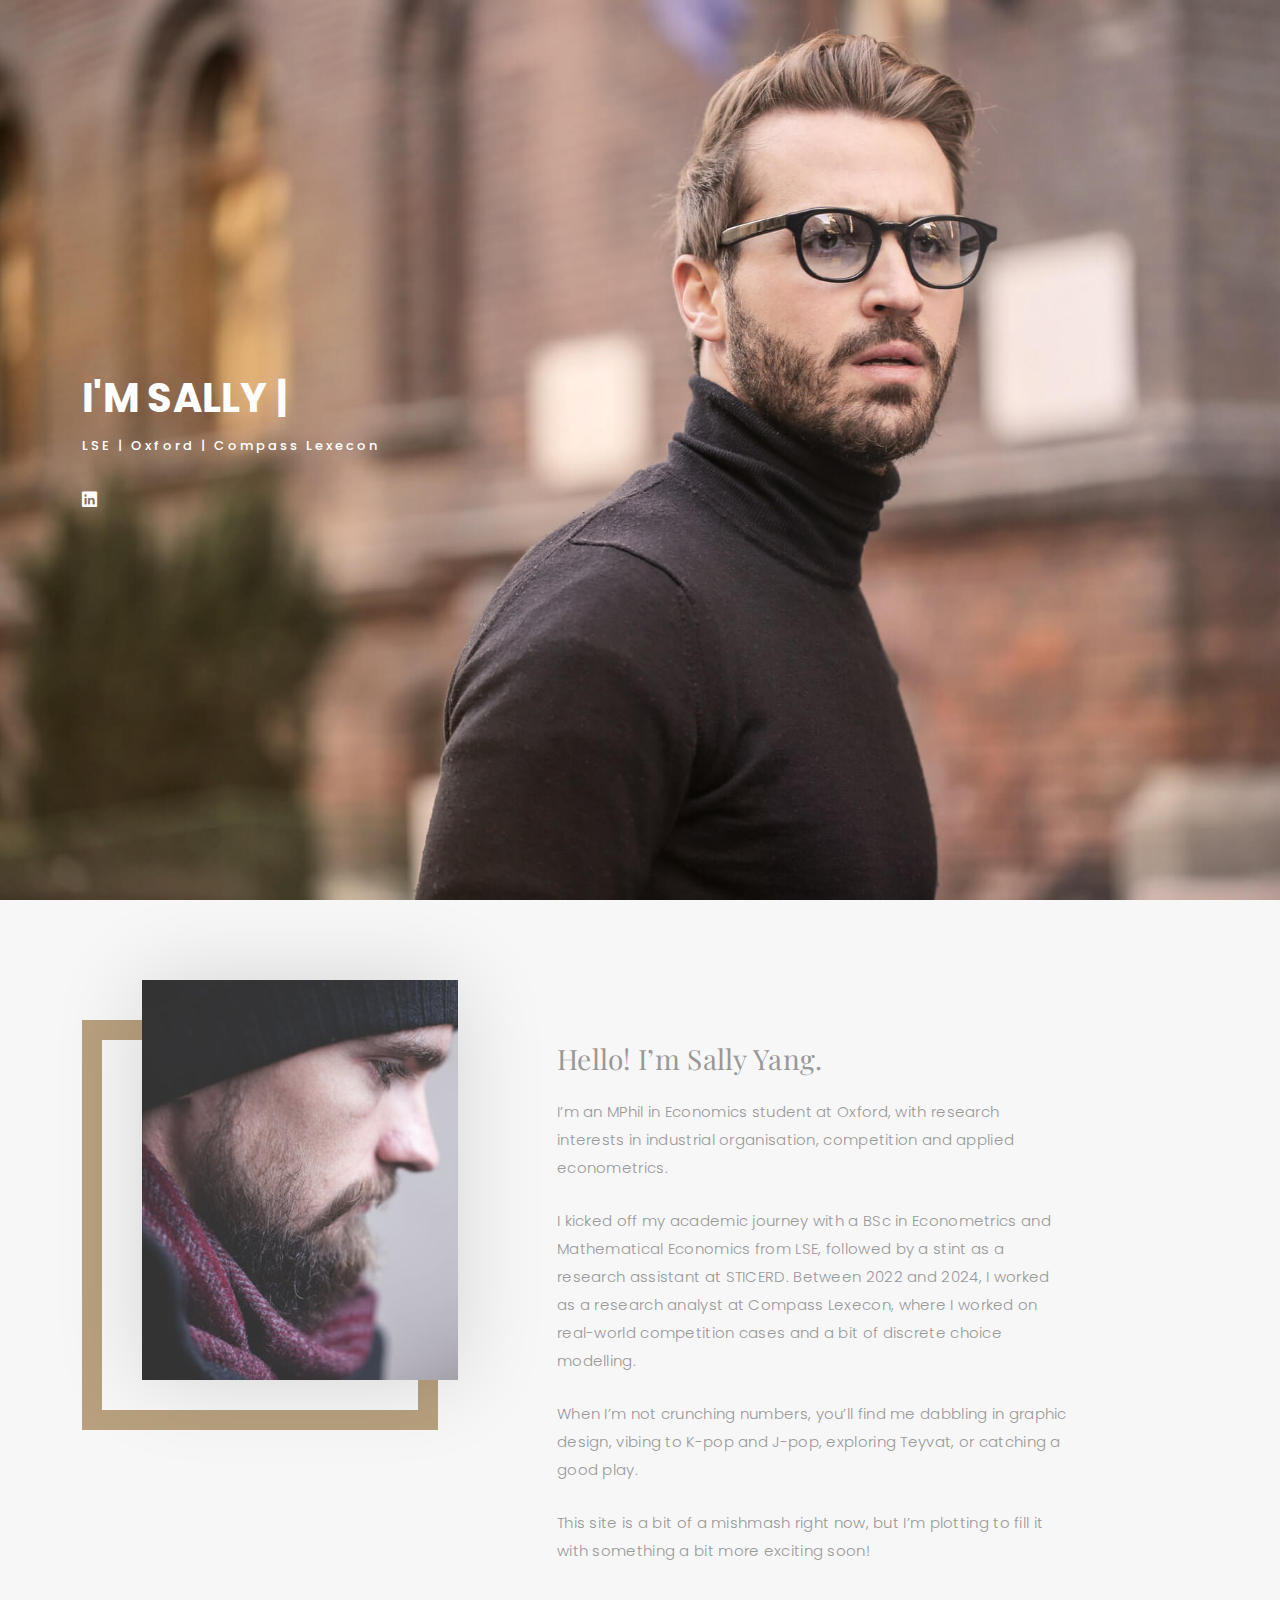
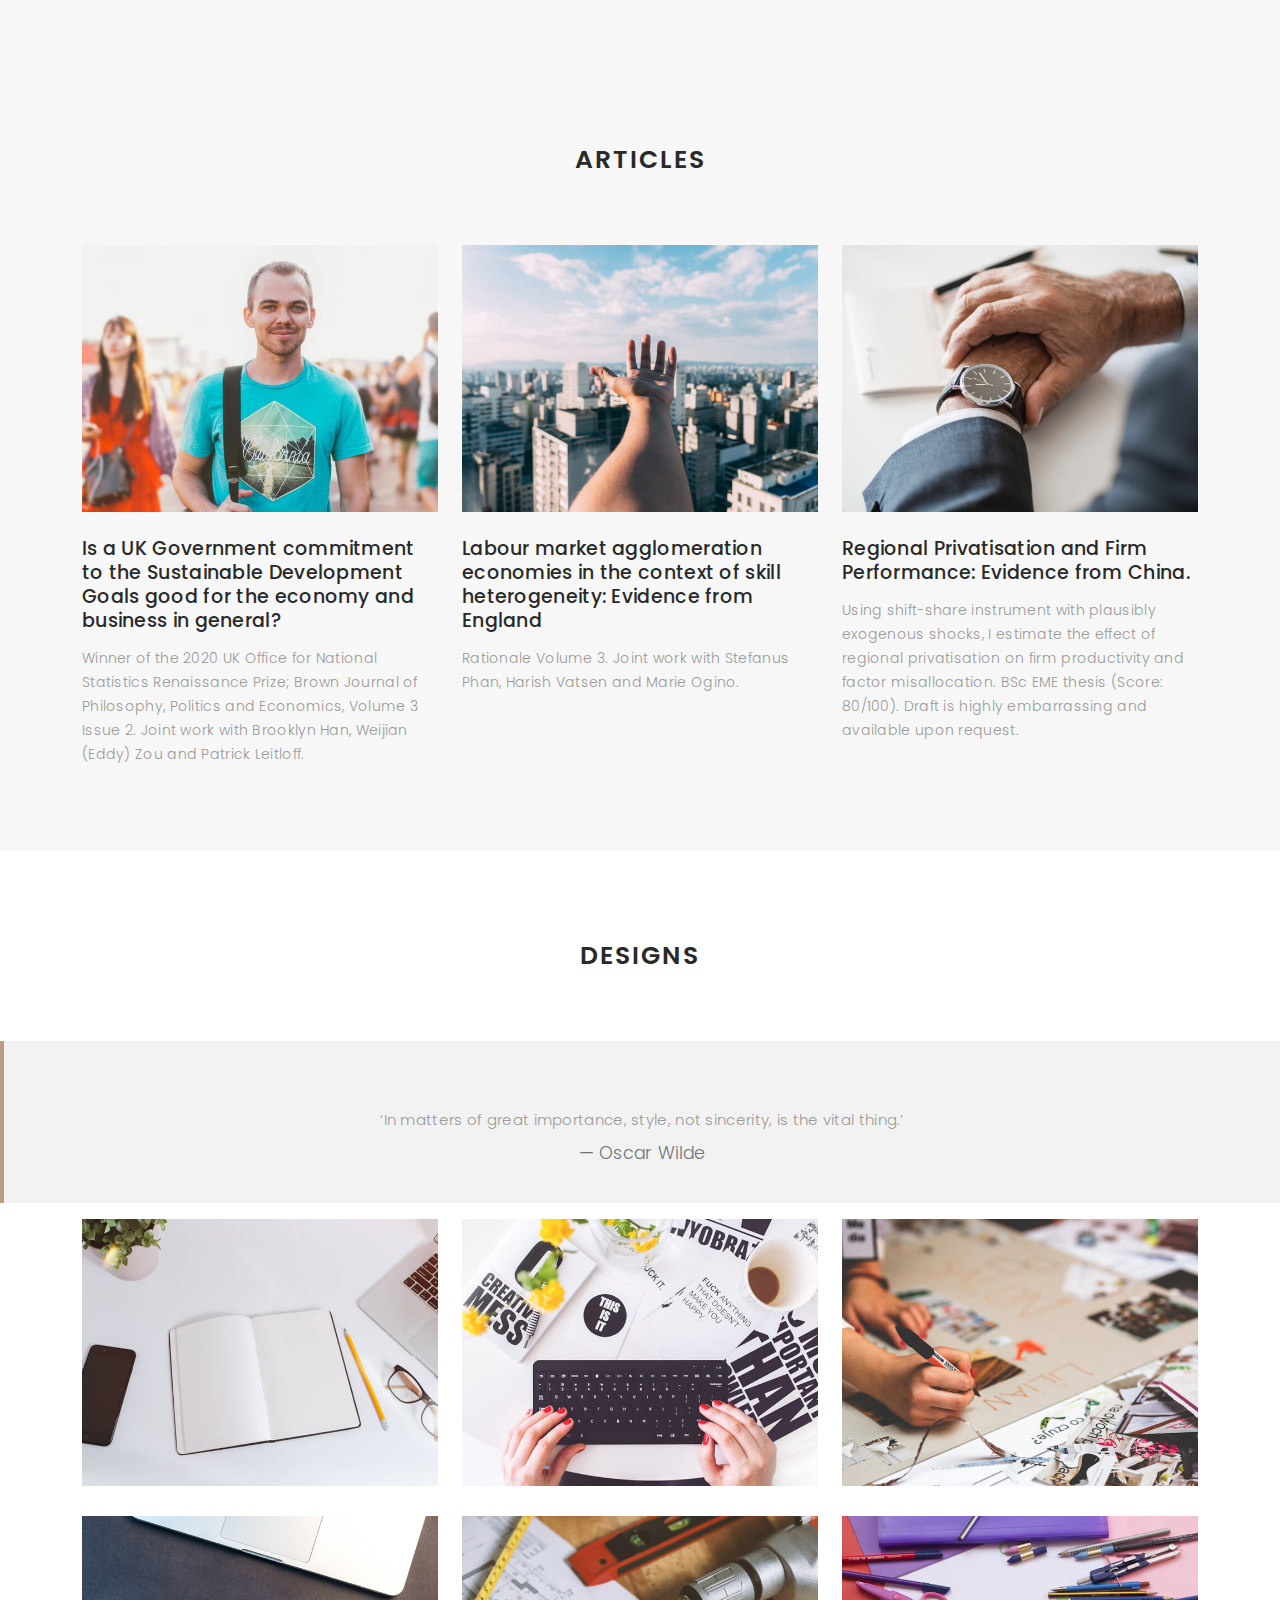
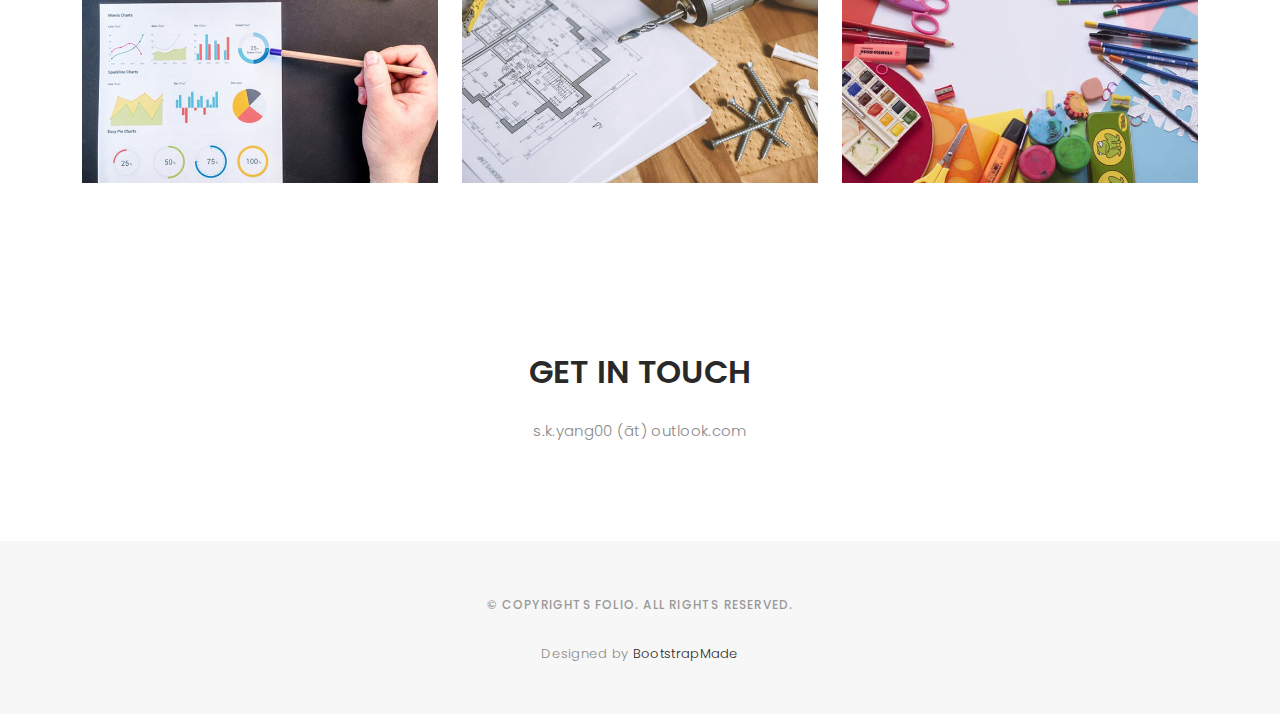
<file: index.html>
<!DOCTYPE html>
<html lang="en">

<head>
  <meta charset="utf-8">
  <meta content="width=device-width, initial-scale=1.0" name="viewport">

  <title>Sally Yang</title>
  <meta content="A Slytherin who identifies as a Ravenclaw." name="description">
  <meta content="" name="keywords">

  <!-- Google Fonts -->
  <link href="https://fonts.googleapis.com/css?family=Poppins:300,300i,400,400i,500,500i,600,600i,700,700i|Playfair+Display:400,400i,500,500i,600,600i,700,700i,900,900i" rel="stylesheet">

  <!-- Vendor CSS Files -->
  <link href="assets/vendor/bootstrap/css/bootstrap.min.css" rel="stylesheet">
  <link href="assets/vendor/bootstrap-icons/bootstrap-icons.css" rel="stylesheet">
  <link href="assets/vendor/boxicons/css/boxicons.min.css" rel="stylesheet">
  <link href="assets/vendor/glightbox/css/glightbox.min.css" rel="stylesheet">
  <link href="assets/vendor/swiper/swiper-bundle.min.css" rel="stylesheet">

  <!-- Template Main CSS File -->
  <link href="assets/css/style.css" rel="stylesheet">
  
  <!-- Favicons -->
  <link href="assets/img/favicon.png" rel="icon">
  
  <!-- =======================================================
  * Template Name: Folio - v4.1.0
  * Template URL: https://bootstrapmade.com/folio-bootstrap-portfolio-template/
  * Author: BootstrapMade.com
  * License: https://bootstrapmade.com/license/
  ======================================================== -->
</head>

<body>

  <!-- ======= Header ======= -->
  <header id="header" class="fixed-top ">
    <div class="container d-flex align-items-center justify-content-between">

      <nav id="navbar" class="navbar">
        <ul>
          <li><a class="nav-link scrollto active" href="#hero">Home</a></li>
          <li><a class="nav-link scrollto" href="#about">About</a></li>
          <li><a class="nav-link  scrollto" href="#journal">Articles</a></li>
          <li><a class="nav-link  scrollto" href="#portfolio">Designs</a></li>
          <li><a class="nav-link scrollto" href="#contact">Contact</a></li>
          <li class="dropdown"><a href="#"><span>Bonus</span> <i class="bi bi-chevron-down"></i></a>
            <ul>
              <li><a href="study-material.html">Study Material</a></li>
              <li><a href="eme.html">EME</a></li>
              <li><a href="endogenous-beavers.html">Endogenous Beavers</a></li>
            </ul>
          </li>
        </ul>
        <i class="bi bi-list mobile-nav-toggle"></i>
      </nav><!-- .navbar -->

    </div>
  </header><!-- End Header -->

  <!-- ======= Hero Section ======= -->
  <div id="hero" class="home">

    <div class="container">
      <div class="hero-content">
        <h1>I'm <span class="typed" data-typed-items="Sally Yang, an aspiring economist, based in Oxford, an LSE alumnus, Singaporean"></span></h1>
        <p>LSE | Oxford | Compass Lexecon</p>

        <ul class="list-unstyled list-social">
<!--           <li><a href="https://www.facebook.com/sally.yang.35"><i class="bi bi-facebook"></i></a></li> -->
<!--           <li><a href="https://instagram.com/certainlylegit"><i class="bi bi-instagram"></i></a></li> -->
          <li><a href="https://www.linkedin.com/in/sally-yang-aa9556198/"><i class="bi bi-linkedin"></i></a></li>
        </ul>
      </div>
    </div>
  </div><!-- End Hero -->

  <main id="main">

    <!-- ======= About Section ======= -->
    <div id="about" class="paddsection">
      <div class="container">
        <div class="row justify-content-between">

          <div class="col-lg-4 ">
            <div class="div-img-bg">
              <div class="about-img">
                <img draggable="false" src="assets/img/me.jpg" class="img-responsive" alt="me">
              </div>
            </div>
          </div>

          <div class="col-lg-7">
            <div class="about-descr">
              <p class="p-heading">Hello! I’m Sally Yang.</p>
              <p class="separator">I’m an MPhil in Economics student at Oxford, with research interests in industrial organisation, competition and applied econometrics.</p>
              <p class="separator">I kicked off my academic journey with a BSc in Econometrics and Mathematical Economics from LSE, followed by a stint as a research assistant at STICERD. Between 2022 and 2024, I worked as a research analyst at Compass Lexecon, where I worked on real-world competition cases and a bit of discrete choice modelling.</p>
              <p class="separator">When I’m not crunching numbers, you’ll find me dabbling in graphic design, vibing to K-pop and J-pop, exploring Teyvat, or catching a good play.</p>
              <p class="separator">This site is a bit of a mishmash right now, but I’m plotting to fill it with something a bit more exciting soon!</p>
            </div>

          </div>
        </div>
      </div>
    </div><!-- End About Section -->

   <!-- ======= Journal Section ======= -->
    <div id="journal" class="text-left paddsection">

      <div class="container">
        <div class="section-title text-center">
          <h2>Articles</h2>
        </div>
      </div>

      <div class="container">
        <div class="journal-block">
          <div class="row">

            <div class="col-lg-4 col-md-6">
              <div class="journal-info">

                <a href="https://www.brownjppe.com/vol3-issue-2/brooklyn-han%2C-patrick-leitloff%2C-sally-yang%2C-eddy-zou"><img draggable="false" src="assets/img/blog-post-1.jpg" class="img-responsive" alt="img"></a>

                <div class="journal-txt">

                  <h4><a href="https://www.brownjppe.com/vol3-issue-2/brooklyn-han%2C-patrick-leitloff%2C-sally-yang%2C-eddy-zou">Is a UK Government commitment to the Sustainable Development Goals good for the economy and business in general?</a></h4>
                  <p class="separator">Winner of the 2020 UK Office for National Statistics Renaissance Prize; Brown Journal of Philosophy, Politics and Economics, Volume 3 Issue 2. Joint work with Brooklyn Han, Weijian (Eddy) Zou and Patrick Leitloff.
                  </p>

                </div>

              </div>
            </div>


            <div class="col-lg-4 col-md-6">
              <div class="journal-info">

                <a href="https://rationale.lse.ac.uk/articles/abstract/37/"><img draggable="false" src="assets/img/blog-post-2.jpg" class="img-responsive" alt="img"></a>

                <div class="journal-txt">

                  <h4><a href="https://rationale.lse.ac.uk/articles/abstract/37/">Labour market agglomeration economies in the context of skill heterogeneity: Evidence from England</a></h4>
                  <p class="separator">Rationale Volume 3. Joint work with Stefanus Phan, Harish Vatsen and Marie Ogino.
                  </p>

                </div>

              </div>
            </div>

            <div class="col-lg-4 col-md-6">
              <div class="journal-info">

                <img draggable="false" src="assets/img/blog-post-3.jpg" class="img-responsive" alt="img">

                <div class="journal-txt">

                  <h4><a href="javascript:void(0)">Regional Privatisation and Firm Performance: Evidence from China.</a></h4>
                  <p class="separator">Using shift-share instrument with plausibly exogenous shocks, I estimate the effect of regional privatisation on firm productivity and factor misallocation. BSc EME thesis (Score: 80/100). Draft is highly embarrassing and available upon request.
                  </p>

                </div>

              </div>
            </div>
            
          </div>
        </div>
      </div>

    </div><!-- End Journal Section -->
    
     <!-- ======= Portfolio Section ======= -->
    <div id="portfolio" class="paddsection">

      <div class="container">
        <div class="section-title text-center">
          <h2>Designs</h2>
<!--             <div class="paddsection">
              <center><span>“In all unimportant matters, style, not sincerity is the essential.</span></center>
              <center><span>In all important matters, style, not sincerity is the essential.”</span></center>
              <center><span>– Oscar Wilde</span></center>
            </div> -->
        </div>
      </div>
      
      <blockquote class="blockquote text-center">
        <p class="auto">‘In matters of great importance, style, not sincerity, is the vital thing.’</p>
        <footer class="blockquote-footer">Oscar Wilde</footer>
      </blockquote>
      
      <div class="container">
        
        <div class="row portfolio-container">
          <div class="col-lg-4 col-md-6 portfolio-item">
            <img draggable="false" src="assets/img/portfolio/portfolio-1.jpg" class="img-fluid" alt="">
            <div class="portfolio-info">
              <h4>Rationale</h4>
              <a href="assets/img/portfolio/portfolio-1.jpg" data-gallery="portfolioGallery" class="portfolio-lightbox preview-link" title="The LSE's first and only student economic research journal (rationale.lse.ac.uk). Templates, where used, are licensed."><i class="bx bx-plus"></i></a>
            </div>
          </div>

          <div class="col-lg-4 col-md-6 portfolio-item">
            <img draggable="false" src="assets/img/portfolio/portfolio-2.jpg" class="img-fluid" alt="">
            <div class="portfolio-info">
              <h4>Economics Quiz Night</h4>
              <a href="assets/img/portfolio/portfolio-2.jpg" data-gallery="portfolioGallery" class="portfolio-lightbox preview-link" title="For an event by the LSESU Economics Society. Templates, where used, are licensed."><i class="bx bx-plus"></i></a>
            </div>
          </div>

          <div class="col-lg-4 col-md-6 portfolio-item">
            <img draggable="false" src="assets/img/portfolio/portfolio-3.jpg" class="img-fluid" alt="">
            <div class="portfolio-info">
              <h4>Endogenous Beavers</h4>
              <a href="assets/img/portfolio/portfolio-3.jpg" data-gallery="portfolioGallery" class="portfolio-lightbox preview-link" title="An economic research-themed card game designed by Grace Choo and me. Templates, where used, are licensed."><i class="bx bx-plus"></i></a>
            </div>
          </div>

          <div class="col-lg-4 col-md-6 portfolio-item">
            <img draggable="false" src="assets/img/portfolio/portfolio-4.jpg" class="img-fluid" alt="">
            <div class="portfolio-info">
              <h4>Pizza Box</h4>
              <a href="assets/img/portfolio/portfolio-4.jpg" data-gallery="portfolioGallery" class="portfolio-lightbox preview-link" title="For an event by the LSESU Economics Society. Templates, where used, are licensed."><i class="bx bx-plus"></i></a>
            </div>
          </div>

          <div class="col-lg-4 col-md-6 portfolio-item filter-web">
            <img draggable="false" src="assets/img/portfolio/portfolio-5.jpg" class="img-fluid" alt="">
            <div class="portfolio-info">
              <h4>Outdoor Poster</h4>
              <a href="assets/img/portfolio/portfolio-5.jpg" data-gallery="portfolioGallery" class="portfolio-lightbox preview-link" title="For the Post-Covid World poster contest. Templates, where used, are licensed."><i class="bx bx-plus"></i></a>
            </div>
          </div>

          <div class="col-lg-4 col-md-6 portfolio-item filter-app">
            <img draggable="false" src="assets/img/portfolio/portfolio-6.jpg" class="img-fluid" alt="">
            <div class="portfolio-info">
              <h4>The Economics of Wine</h4>
              <a href="assets/img/portfolio/portfolio-6.jpg" data-gallery="portfolioGallery" class="portfolio-lightbox preview-link" title="Collaboration between the LSESU Economics Society, Bacchus Wine Society, and the American Association of Wine Economists. Templates, where used, are licensed."><i class="bx bx-plus"></i></a>
            </div>
          </div>

        </div>

      </div>

    </div><!-- End Portfolio Section -->

    <!-- ======= Contact Section ======= -->
    <div id="contact" class="paddsection">
       <div class="container">
         <div class="contact-block1">
           <div class="row">
             <div class="col-lg-12">
               <div class="contact-contact">
                 <center><h2 class="mb-30">GET IN TOUCH</h2></center>
                 <ul class="contact-details">
                   <center><li><span> s.k.yang00 (āt) outlook.com</span></li></center>
                 </ul>
               </div>
             </div>
           </div>
         </div>
      </div>
    </div>
    
    <!-- End Contact Section -->

  </main><!-- End #main -->

  <!-- ======= Footer ======= -->
  <div id="footer" class="text-center">
    <div class="container">
      <p>&copy; Copyrights Folio. All rights reserved.</p>

      <div class="credits">
        <!--
        All the links in the footer should remain intact.
        You can delete the links only if you purchased the pro version.
        Licensing information: https://bootstrapmade.com/license/
        Purchase the pro version with working PHP/AJAX contact form: https://bootstrapmade.com/buy/?theme=Folio
      -->
        Designed by <a href="https://bootstrapmade.com/">BootstrapMade</a>
      </div>

    </div>
  </div><!-- End Footer -->

  <a href="#" class="back-to-top d-flex align-items-center justify-content-center"><i class="bi bi-arrow-up-short"></i></a>

  <!-- Vendor JS Files -->
  <script src="assets/vendor/bootstrap/js/bootstrap.bundle.min.js"></script>
  <script src="assets/vendor/glightbox/js/glightbox.min.js"></script>
  <script src="assets/vendor/isotope-layout/isotope.pkgd.min.js"></script>
  <script src="assets/vendor/php-email-form/validate.js"></script>
  <script src="assets/vendor/swiper/swiper-bundle.min.js"></script>
  <script src="assets/vendor/typed.js/typed.min.js"></script>

  <!-- Template Main JS File -->
  <script src="assets/js/main.js"></script>

</body>

</html>
</file>
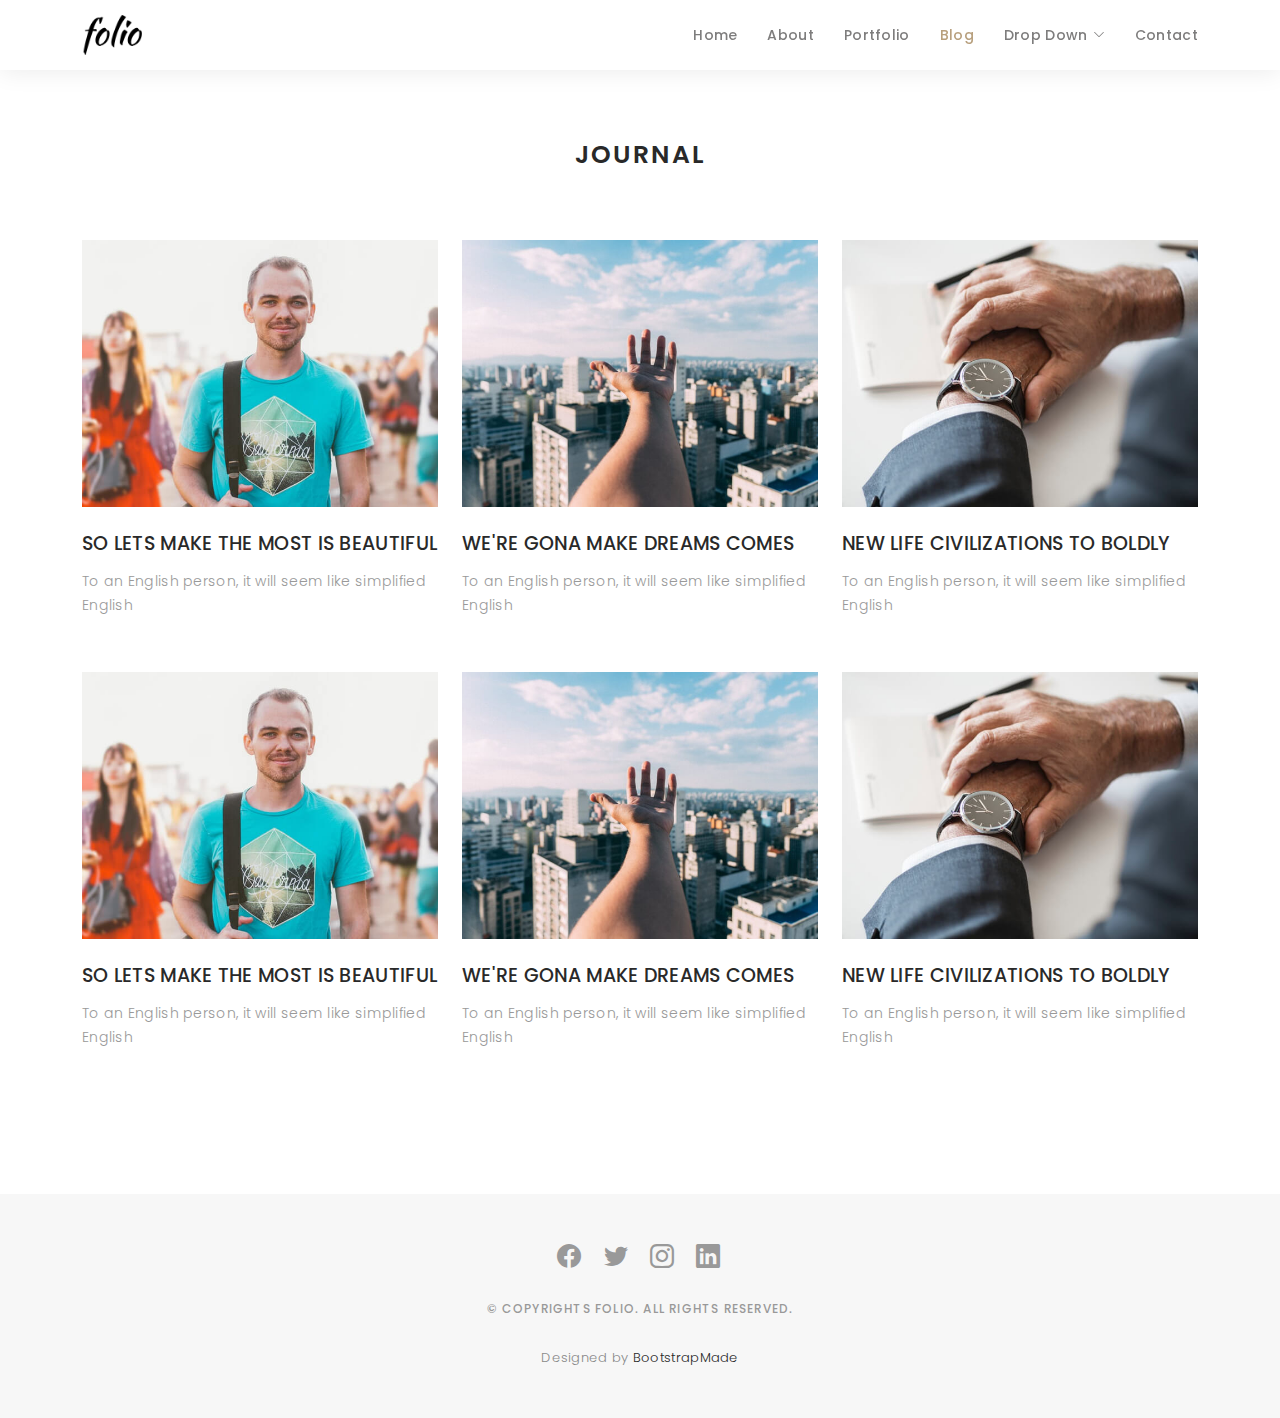
<file: blog-grid.html>
<!DOCTYPE html>
<html lang="en">

<head>
  <meta charset="utf-8">
  <meta content="width=device-width, initial-scale=1.0" name="viewport">

  <title>Folio Bootstrap Template - Blog Grid</title>
  <meta content="" name="description">
  <meta content="" name="keywords">

  <!-- Favicons -->
  <link href="assets/img/favicon.png" rel="icon">
  <link href="assets/img/apple-touch-icon.png" rel="apple-touch-icon">

  <!-- Google Fonts -->
  <link href="https://fonts.googleapis.com/css?family=Poppins:300,300i,400,400i,500,500i,600,600i,700,700i|Playfair+Display:400,400i,500,500i,600,600i,700,700i,900,900i" rel="stylesheet">

  <!-- Vendor CSS Files -->
  <link href="assets/vendor/bootstrap/css/bootstrap.min.css" rel="stylesheet">
  <link href="assets/vendor/bootstrap-icons/bootstrap-icons.css" rel="stylesheet">
  <link href="assets/vendor/boxicons/css/boxicons.min.css" rel="stylesheet">
  <link href="assets/vendor/glightbox/css/glightbox.min.css" rel="stylesheet">
  <link href="assets/vendor/swiper/swiper-bundle.min.css" rel="stylesheet">

  <!-- Template Main CSS File -->
  <link href="assets/css/style.css" rel="stylesheet">

  <!-- =======================================================
  * Template Name: Folio - v4.1.0
  * Template URL: https://bootstrapmade.com/folio-bootstrap-portfolio-template/
  * Author: BootstrapMade.com
  * License: https://bootstrapmade.com/license/
  ======================================================== -->
</head>

<body>

  <!-- ======= Header ======= -->
  <header id="header" class="fixed-top header-inner-pages">
    <div class="container d-flex align-items-center justify-content-between">

      <a href="index.html" class="logo"><img src="assets/img/logo.png" alt="" class="img-fluid"></a>
      <!-- Uncomment below if you prefer to use an text logo -->
      <!-- <h1 class="logo"><a href="index.html">Folio</a></h1> -->

      <nav id="navbar" class="navbar">
        <ul>
          <li><a class="nav-link scrollto " href="#hero">Home</a></li>
          <li><a class="nav-link scrollto" href="#about">About</a></li>
          <li><a class="nav-link  scrollto" href="#portfolio">Portfolio</a></li>
          <li><a class="nav-link active  scrollto" href="#journal">Blog</a></li>
          <li class="dropdown"><a href="#"><span>Drop Down</span> <i class="bi bi-chevron-down"></i></a>
            <ul>
              <li><a href="#">Drop Down 1</a></li>
              <li class="dropdown"><a href="#"><span>Deep Drop Down</span> <i class="bi bi-chevron-right"></i></a>
                <ul>
                  <li><a href="#">Deep Drop Down 1</a></li>
                  <li><a href="#">Deep Drop Down 2</a></li>
                  <li><a href="#">Deep Drop Down 3</a></li>
                  <li><a href="#">Deep Drop Down 4</a></li>
                  <li><a href="#">Deep Drop Down 5</a></li>
                </ul>
              </li>
              <li><a href="#">Drop Down 2</a></li>
              <li><a href="#">Drop Down 3</a></li>
              <li><a href="#">Drop Down 4</a></li>
            </ul>
          </li>
          <li><a class="nav-link scrollto" href="#contact">Contact</a></li>
        </ul>
        <i class="bi bi-list mobile-nav-toggle"></i>
      </nav><!-- .navbar -->

    </div>
  </header><!-- End Header -->

  <main id="main">

    <!-- ======= Blog Grid ======= -->
    <div id="journal-blog" class="text-left  paddsections">

      <div class="container">
        <div class="section-title text-center">
          <h2>journal</h2>
        </div>
      </div>

      <div class="container">
        <div class="journal-block">
          <div class="row">

            <div class="col-lg-4 col-md-6">
              <div class="journal-info mb-30">

                <a href="blog-single.html"><img src="assets/img/blog-post-1.jpg" class="img-responsive" alt="img"></a>

                <div class="journal-txt">

                  <h4><a href="blog-single.html">SO LETS MAKE THE MOST IS BEAUTIFUL</a></h4>
                  <p class="separator">To an English person, it will seem like simplified English
                  </p>

                </div>

              </div>
            </div>

            <div class="col-lg-4 col-md-6">
              <div class="journal-info mb-30">

                <a href="blog-single.html"><img src="assets/img/blog-post-2.jpg" class="img-responsive" alt="img"></a>

                <div class="journal-txt">

                  <h4><a href="blog-single.html">WE'RE GONA MAKE DREAMS COMES</a></h4>
                  <p class="separator">To an English person, it will seem like simplified English
                  </p>

                </div>

              </div>
            </div>

            <div class="col-lg-4 col-md-6">
              <div class="journal-info mb-30">

                <a href="blog-single.html"><img src="assets/img/blog-post-3.jpg" class="img-responsive" alt="img"></a>

                <div class="journal-txt">

                  <h4><a href="blog-single.html">NEW LIFE CIVILIZATIONS TO BOLDLY</a></h4>
                  <p class="separator">To an English person, it will seem like simplified English
                  </p>

                </div>

              </div>
            </div>

            <div class="col-lg-4 col-md-6">
              <div class="journal-info mb-30">

                <a href="blog-single.html"><img src="assets/img/blog-post-1.jpg" class="img-responsive" alt="img"></a>

                <div class="journal-txt">

                  <h4><a href="blog-single.html">SO LETS MAKE THE MOST IS BEAUTIFUL</a></h4>
                  <p class="separator">To an English person, it will seem like simplified English
                  </p>

                </div>

              </div>
            </div>

            <div class="col-lg-4 col-md-6">
              <div class="journal-info mb-30">

                <a href="blog-single.html"><img src="assets/img/blog-post-2.jpg" class="img-responsive" alt="img"></a>

                <div class="journal-txt">

                  <h4><a href="blog-single.html">WE'RE GONA MAKE DREAMS COMES</a></h4>
                  <p class="separator">To an English person, it will seem like simplified English
                  </p>

                </div>

              </div>
            </div>

            <div class="col-lg-4 col-md-6">
              <div class="journal-info mb-30">

                <a href="blog-single.html"><img src="assets/img/blog-post-3.jpg" class="img-responsive" alt="img"></a>

                <div class="journal-txt">

                  <h4><a href="blog-single.html">NEW LIFE CIVILIZATIONS TO BOLDLY</a></h4>
                  <p class="separator">To an English person, it will seem like simplified English
                  </p>

                </div>

              </div>
            </div>

          </div>
        </div>
      </div>
    </div><!-- End Blog Grid -->

  </main><!-- End #main -->

  <!-- ======= Footer ======= -->
  <div id="footer" class="text-center">
    <div class="container">
      <div class="socials-media text-center">

        <ul class="list-unstyled">
          <li><a href="#"><i class="bi bi-facebook"></i></a></li>
          <li><a href="#"><i class="bi bi-twitter"></i></a></li>
          <li><a href="#"><i class="bi bi-instagram"></i></a></li>
          <li><a href="#"><i class="bi bi-linkedin"></i></a></li>
        </ul>

      </div>

      <p>&copy; Copyrights Folio. All rights reserved.</p>

      <div class="credits">
        <!--
        All the links in the footer should remain intact.
        You can delete the links only if you purchased the pro version.
        Licensing information: https://bootstrapmade.com/license/
        Purchase the pro version with working PHP/AJAX contact form: https://bootstrapmade.com/buy/?theme=Folio
      -->
        Designed by <a href="https://bootstrapmade.com/">BootstrapMade</a>
      </div>

    </div>
  </div><!-- End Footer -->

  <a href="#" class="back-to-top d-flex align-items-center justify-content-center"><i class="bi bi-arrow-up-short"></i></a>

  <!-- Vendor JS Files -->
  <script src="assets/vendor/bootstrap/js/bootstrap.bundle.min.js"></script>
  <script src="assets/vendor/glightbox/js/glightbox.min.js"></script>
  <script src="assets/vendor/isotope-layout/isotope.pkgd.min.js"></script>
  <script src="assets/vendor/php-email-form/validate.js"></script>
  <script src="assets/vendor/swiper/swiper-bundle.min.js"></script>
  <script src="assets/vendor/typed.js/typed.min.js"></script>

  <!-- Template Main JS File -->
  <script src="assets/js/main.js"></script>

</body>

</html>
</file>
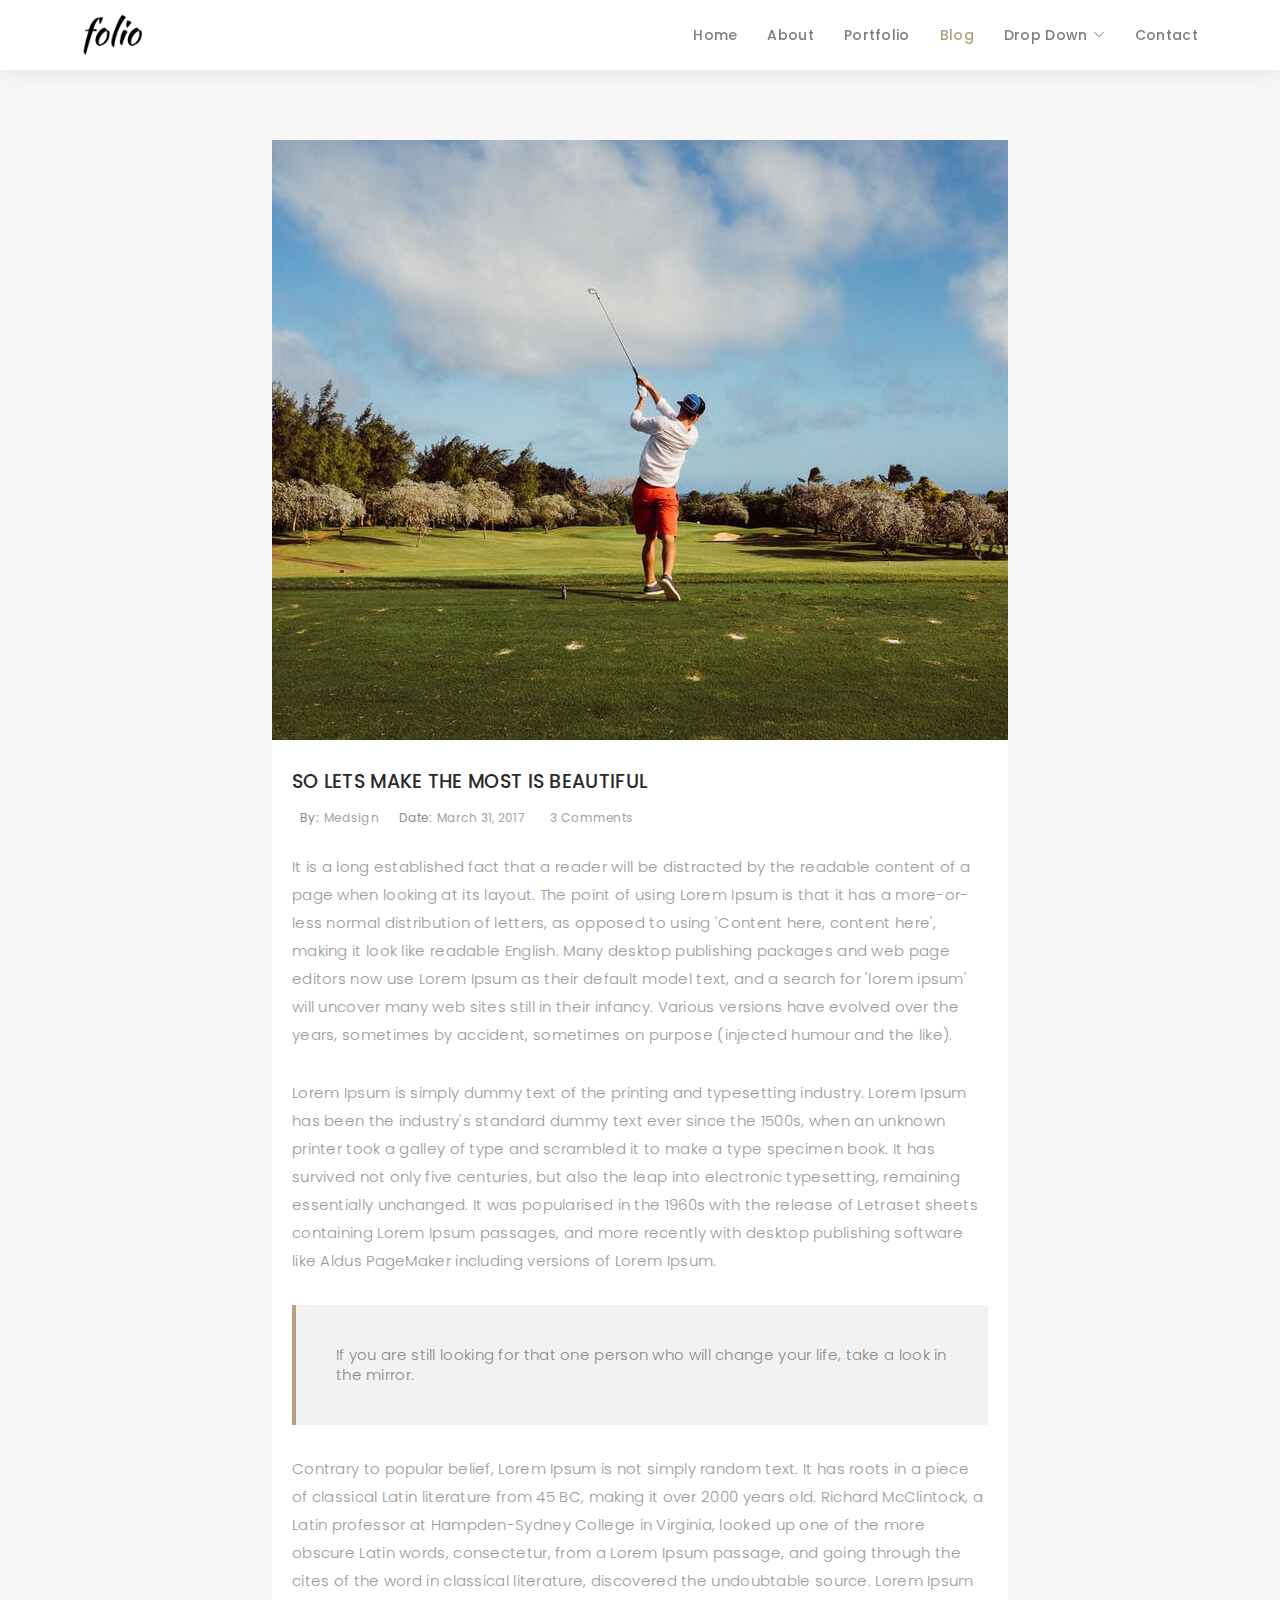
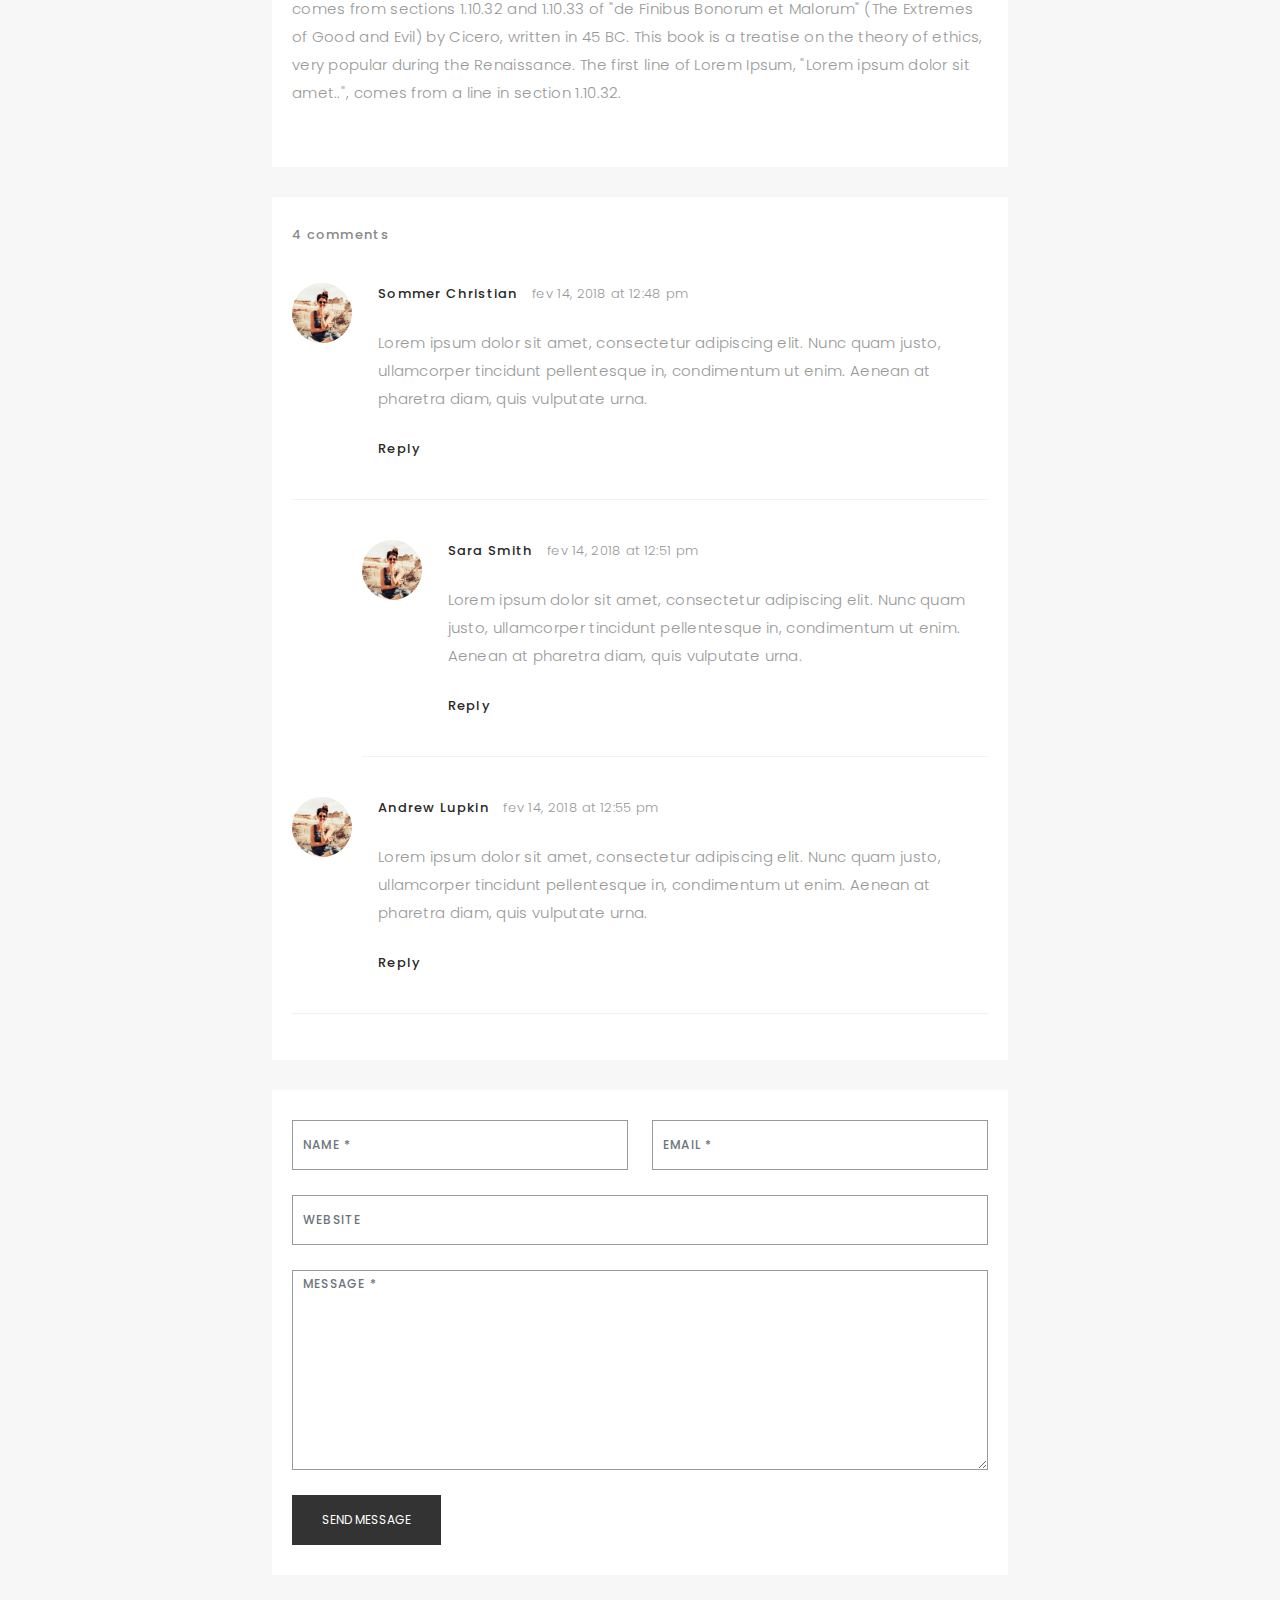
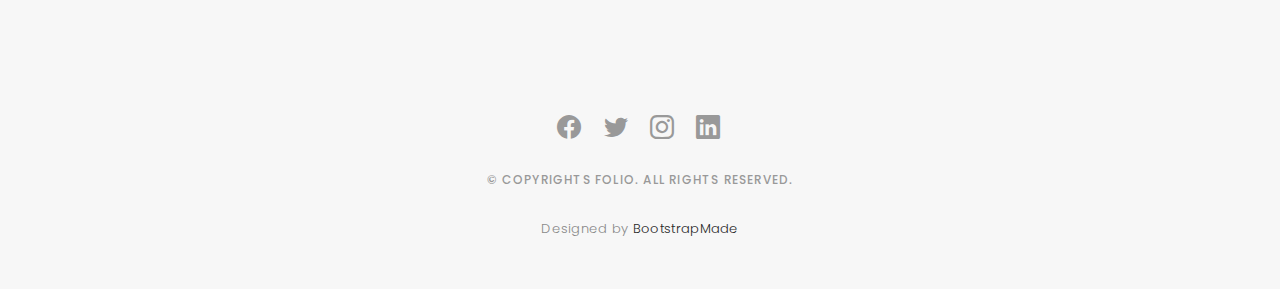
<file: blog-single.html>
<!DOCTYPE html>
<html lang="en">

<head>
  <meta charset="utf-8">
  <meta content="width=device-width, initial-scale=1.0" name="viewport">

  <title>Folio Bootstrap Template - Blog Single</title>
  <meta content="" name="description">
  <meta content="" name="keywords">

  <!-- Favicons -->
  <link href="assets/img/favicon.png" rel="icon">
  <link href="assets/img/apple-touch-icon.png" rel="apple-touch-icon">

  <!-- Google Fonts -->
  <link href="https://fonts.googleapis.com/css?family=Poppins:300,300i,400,400i,500,500i,600,600i,700,700i|Playfair+Display:400,400i,500,500i,600,600i,700,700i,900,900i" rel="stylesheet">

  <!-- Vendor CSS Files -->
  <link href="assets/vendor/bootstrap/css/bootstrap.min.css" rel="stylesheet">
  <link href="assets/vendor/bootstrap-icons/bootstrap-icons.css" rel="stylesheet">
  <link href="assets/vendor/boxicons/css/boxicons.min.css" rel="stylesheet">
  <link href="assets/vendor/glightbox/css/glightbox.min.css" rel="stylesheet">
  <link href="assets/vendor/swiper/swiper-bundle.min.css" rel="stylesheet">

  <!-- Template Main CSS File -->
  <link href="assets/css/style.css" rel="stylesheet">

  <!-- =======================================================
  * Template Name: Folio - v4.1.0
  * Template URL: https://bootstrapmade.com/folio-bootstrap-portfolio-template/
  * Author: BootstrapMade.com
  * License: https://bootstrapmade.com/license/
  ======================================================== -->
</head>

<body>

  <!-- ======= Header ======= -->
  <header id="header" class="fixed-top header-inner-pages">
    <div class="container d-flex align-items-center justify-content-between">

      <a href="index.html" class="logo"><img src="assets/img/logo.png" alt="" class="img-fluid"></a>
      <!-- Uncomment below if you prefer to use an text logo -->
      <!-- <h1 class="logo"><a href="index.html">Folio</a></h1> -->

      <nav id="navbar" class="navbar">
        <ul>
          <li><a class="nav-link scrollto " href="#hero">Home</a></li>
          <li><a class="nav-link scrollto" href="#about">About</a></li>
          <li><a class="nav-link  scrollto" href="#portfolio">Portfolio</a></li>
          <li><a class="nav-link active  scrollto" href="#journal">Blog</a></li>
          <li class="dropdown"><a href="#"><span>Drop Down</span> <i class="bi bi-chevron-down"></i></a>
            <ul>
              <li><a href="#">Drop Down 1</a></li>
              <li class="dropdown"><a href="#"><span>Deep Drop Down</span> <i class="bi bi-chevron-right"></i></a>
                <ul>
                  <li><a href="#">Deep Drop Down 1</a></li>
                  <li><a href="#">Deep Drop Down 2</a></li>
                  <li><a href="#">Deep Drop Down 3</a></li>
                  <li><a href="#">Deep Drop Down 4</a></li>
                  <li><a href="#">Deep Drop Down 5</a></li>
                </ul>
              </li>
              <li><a href="#">Drop Down 2</a></li>
              <li><a href="#">Drop Down 3</a></li>
              <li><a href="#">Drop Down 4</a></li>
            </ul>
          </li>
          <li><a class="nav-link scrollto" href="#contact">Contact</a></li>
        </ul>
        <i class="bi bi-list mobile-nav-toggle"></i>
      </nav><!-- .navbar -->

    </div>
  </header><!-- End Header -->

  <main id="main">

    <!-- ======= Blog Single ======= -->
    <div class="main-content paddsection">
      <div class="container">
        <div class="row justify-content-center">
          <div class="col-md-8 col-md-offset-2">
            <div class="row">
              <div class="container-main single-main">
                <div class="col-md-12">
                  <div class="block-main mb-30">
                    <img src="assets/img/blog-post-big.jpg" class="img-responsive" alt="reviews2">
                    <div class="content-main single-post padDiv">
                      <div class="journal-txt">
                        <h4><a href="#">SO LETS MAKE THE MOST IS BEAUTIFUL</a></h4>
                      </div>
                      <div class="post-meta">
                        <ul class="list-unstyled mb-0">
                          <li class="author">by:<a href="#">medsign</a></li>
                          <li class="date">date:<a href="#">March 31, 2017</a></li>
                          <li class="commont"><i class="ion-ios-heart-outline"></i><a href="#">3 Comments</a></li>
                        </ul>
                      </div>
                      <p class="mb-30">It is a long established fact that a reader will be distracted by the readable content of a page when looking at its layout. The point of using Lorem Ipsum is that it has a more-or-less normal distribution of letters, as opposed to
                        using 'Content here, content here', making it look like readable English. Many desktop publishing packages and web page editors now use Lorem Ipsum as their default model text, and a search for 'lorem ipsum' will uncover many web
                        sites still in their infancy. Various versions have evolved over the years, sometimes by accident, sometimes on purpose (injected humour and the like).</p>
                      <p class="mb-30">Lorem Ipsum is simply dummy text of the printing and typesetting industry. Lorem Ipsum has been the industry's standard dummy text ever since the 1500s, when an unknown printer took a galley of type and scrambled it to make a type
                        specimen book. It has survived not only five centuries, but also the leap into electronic typesetting, remaining essentially unchanged. It was popularised in the 1960s with the release of Letraset sheets containing Lorem Ipsum passages,
                        and more recently with desktop publishing software like Aldus PageMaker including versions of Lorem Ipsum.</p>
                      <blockquote>If you are still looking for that one person who will change your life, take a look in the mirror.</blockquote>
                      <p class="mb-30">Contrary to popular belief, Lorem Ipsum is not simply random text. It has roots in a piece of classical Latin literature from 45 BC, making it over 2000 years old. Richard McClintock, a Latin professor at Hampden-Sydney College in
                        Virginia, looked up one of the more obscure Latin words, consectetur, from a Lorem Ipsum passage, and going through the cites of the word in classical literature, discovered the undoubtable source. Lorem Ipsum comes from sections
                        1.10.32 and 1.10.33 of "de Finibus Bonorum et Malorum" (The Extremes of Good and Evil) by Cicero, written in 45 BC. This book is a treatise on the theory of ethics, very popular during the Renaissance. The first line of Lorem Ipsum,
                        "Lorem ipsum dolor sit amet..", comes from a line in section 1.10.32.</p>
                    </div>
                  </div>
                </div>
                <div class="col-md-12">
                  <div class="comments text-left padDiv mb-30">
                    <div class="entry-comments">
                      <h6 class="mb-30">4 comments</h6>
                      <ul class="entry-comments-list list-unstyled">
                        <li>
                          <div class="entry-comments-item">
                            <img src="assets/img/avatar.jpg" class="entry-comments-avatar" alt="">
                            <div class="entry-comments-body">
                              <span class="entry-comments-author">Sommer Christian</span>
                              <span><a href="#">fev 14, 2018 at 12:48 pm</a></span>
                              <p class="mb-10">Lorem ipsum dolor sit amet, consectetur adipiscing elit. Nunc quam justo, ullamcorper tincidunt pellentesque in, condimentum ut enim. Aenean at pharetra diam, quis vulputate urna. </p>
                              <a class="rep" href="#">Reply</a>
                            </div>
                          </div>
                          <ul class="entry-comments-reply list-unstyled">
                            <li>
                              <div class="entry-comments-item">
                                <img src="assets/img/avatar.jpg" class="entry-comments-avatar" alt="">
                                <div class="entry-comments-body">
                                  <span class="entry-comments-author">Sara Smith</span>
                                  <span><a href="#">fev 14, 2018 at 12:51 pm</a></span>
                                  <p class="mb-10">Lorem ipsum dolor sit amet, consectetur adipiscing elit. Nunc quam justo, ullamcorper tincidunt pellentesque in, condimentum ut enim. Aenean at pharetra diam, quis vulputate urna.</p>
                                  <a class="rep" href="#">Reply</a>
                                </div>
                              </div>
                            </li>
                          </ul>
                        </li>
                        <li>
                          <div class="entry-comments-item">
                            <img src="assets/img/avatar.jpg" class="entry-comments-avatar" alt="">
                            <div class="entry-comments-body">
                              <span class="entry-comments-author">Andrew Lupkin</span>
                              <span><a href="#">fev 14, 2018 at 12:55 pm</a></span>
                              <p class="mb-10">Lorem ipsum dolor sit amet, consectetur adipiscing elit. Nunc quam justo, ullamcorper tincidunt pellentesque in, condimentum ut enim. Aenean at pharetra diam, quis vulputate urna. </p>
                              <a class="rep" href="#">Reply</a>
                            </div>
                          </div>
                        </li>
                      </ul>
                    </div>
                  </div>
                </div>
                <div class="col-lg-12">
                  <div class="cmt padDiv">
                    <form id="comment-form" method="post" action="" role="form">
                      <div class="row">
                        <div class="col-lg-6">
                          <div class="form-group">
                            <input id="form_name" type="text" name="name" class="form-control" placeholder="Name *" required="required">
                          </div>
                        </div>
                        <div class="col-lg-6">
                          <div class="form-group">
                            <input id="form_email" type="email" name="email" class="form-control" placeholder="email *" required="required">
                          </div>
                        </div>
                        <div class="col-md-12">
                          <div class="form-group">
                            <input id="form_name" type="text" name="website" class="form-control" placeholder="Website">
                          </div>
                        </div>
                        <div class="col-lg-12">
                          <div class="form-group">
                            <textarea id="form_message" name="message" class="form-control" placeholder="Message *" style="height: 200px;" required="required"></textarea>
                          </div>
                        </div>
                        <div class="col-lg-12">
                          <input type="submit" class="btn btn-defeault btn-send" value="Send message">
                        </div>
                      </div>
                    </form>
                  </div>
                </div>
              </div>
            </div>
          </div>
        </div>
      </div>
    </div><!-- End Blog Single -->

  </main><!-- End #main -->

  <!-- ======= Footer ======= -->
  <div id="footer" class="text-center">
    <div class="container">
      <div class="socials-media text-center">

        <ul class="list-unstyled">
          <li><a href="#"><i class="bi bi-facebook"></i></a></li>
          <li><a href="#"><i class="bi bi-twitter"></i></a></li>
          <li><a href="#"><i class="bi bi-instagram"></i></a></li>
          <li><a href="#"><i class="bi bi-linkedin"></i></a></li>
        </ul>

      </div>

      <p>&copy; Copyrights Folio. All rights reserved.</p>

      <div class="credits">
        <!--
        All the links in the footer should remain intact.
        You can delete the links only if you purchased the pro version.
        Licensing information: https://bootstrapmade.com/license/
        Purchase the pro version with working PHP/AJAX contact form: https://bootstrapmade.com/buy/?theme=Folio
      -->
        Designed by <a href="https://bootstrapmade.com/">BootstrapMade</a>
      </div>

    </div>
  </div><!-- End Footer -->

  <a href="#" class="back-to-top d-flex align-items-center justify-content-center"><i class="bi bi-arrow-up-short"></i></a>

  <!-- Vendor JS Files -->
  <script src="assets/vendor/bootstrap/js/bootstrap.bundle.min.js"></script>
  <script src="assets/vendor/glightbox/js/glightbox.min.js"></script>
  <script src="assets/vendor/isotope-layout/isotope.pkgd.min.js"></script>
  <script src="assets/vendor/php-email-form/validate.js"></script>
  <script src="assets/vendor/swiper/swiper-bundle.min.js"></script>
  <script src="assets/vendor/typed.js/typed.min.js"></script>

  <!-- Template Main JS File -->
  <script src="assets/js/main.js"></script>

</body>

</html>
</file>
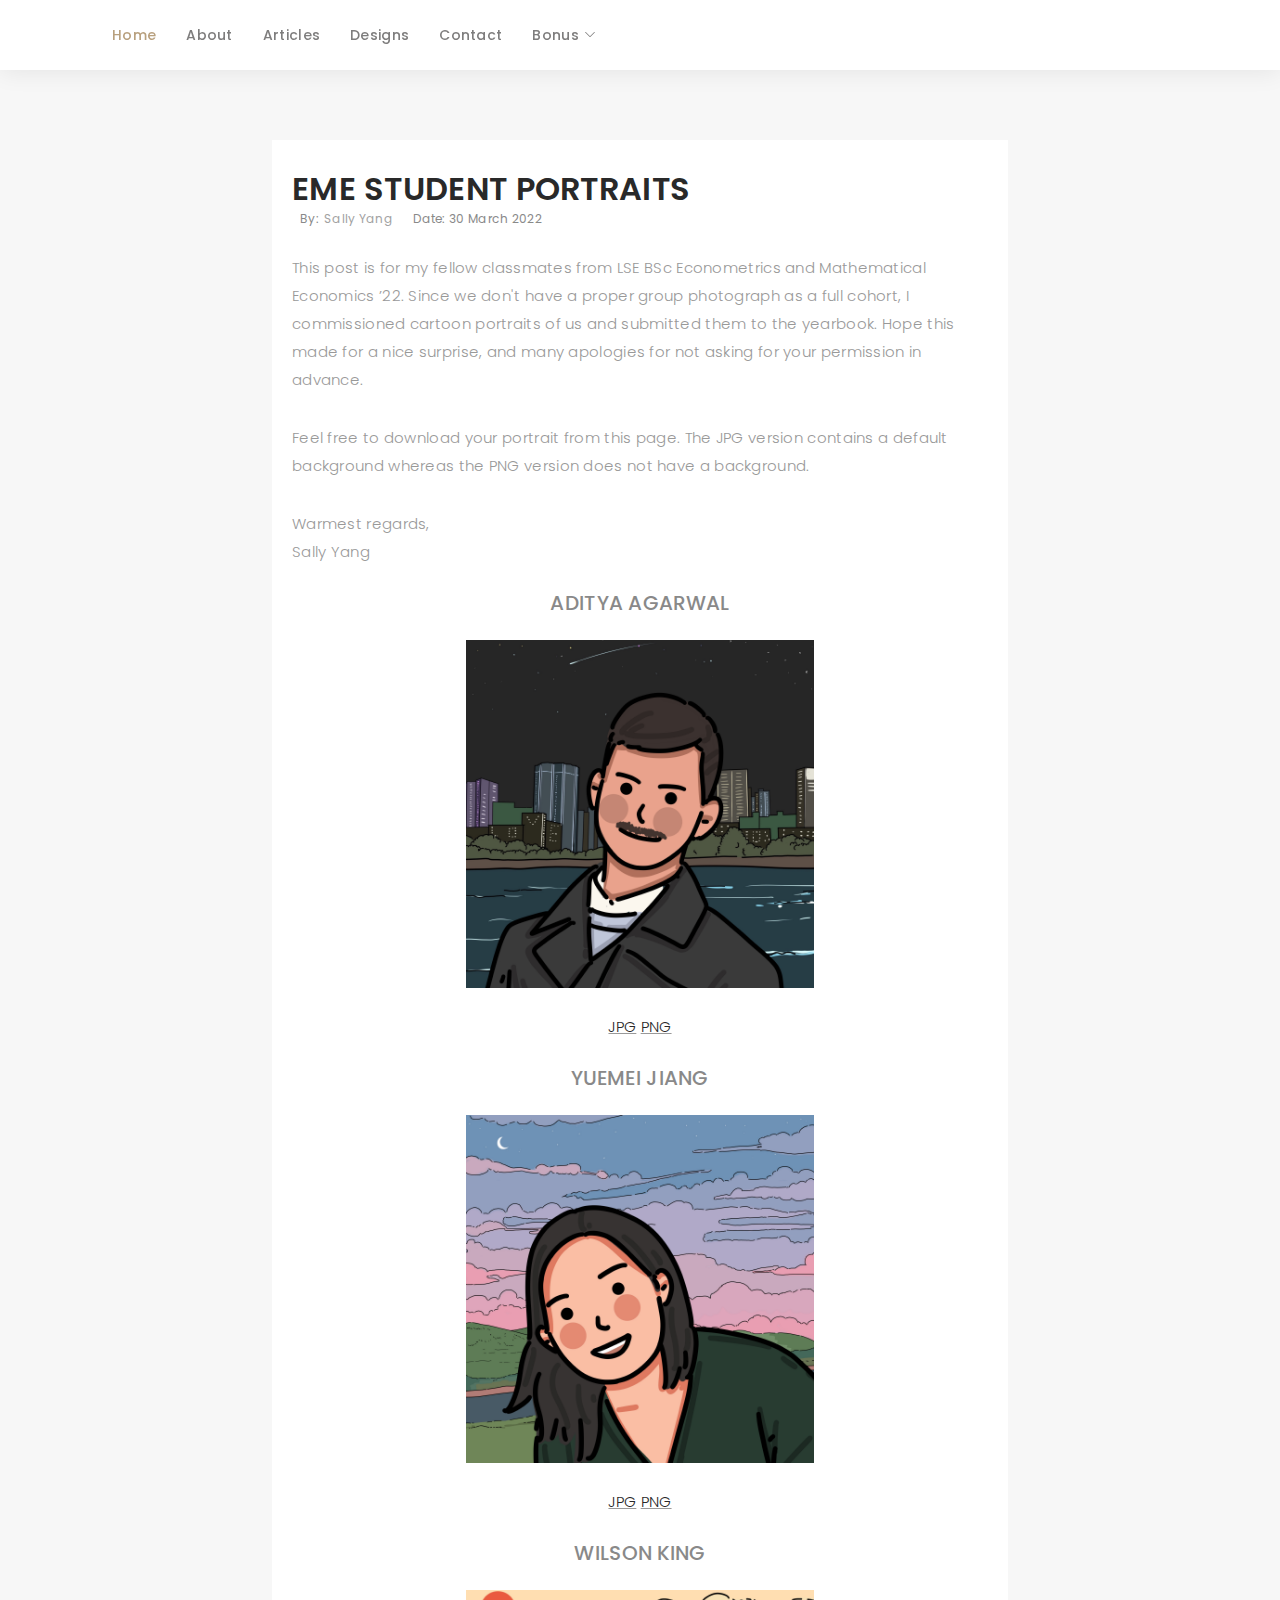
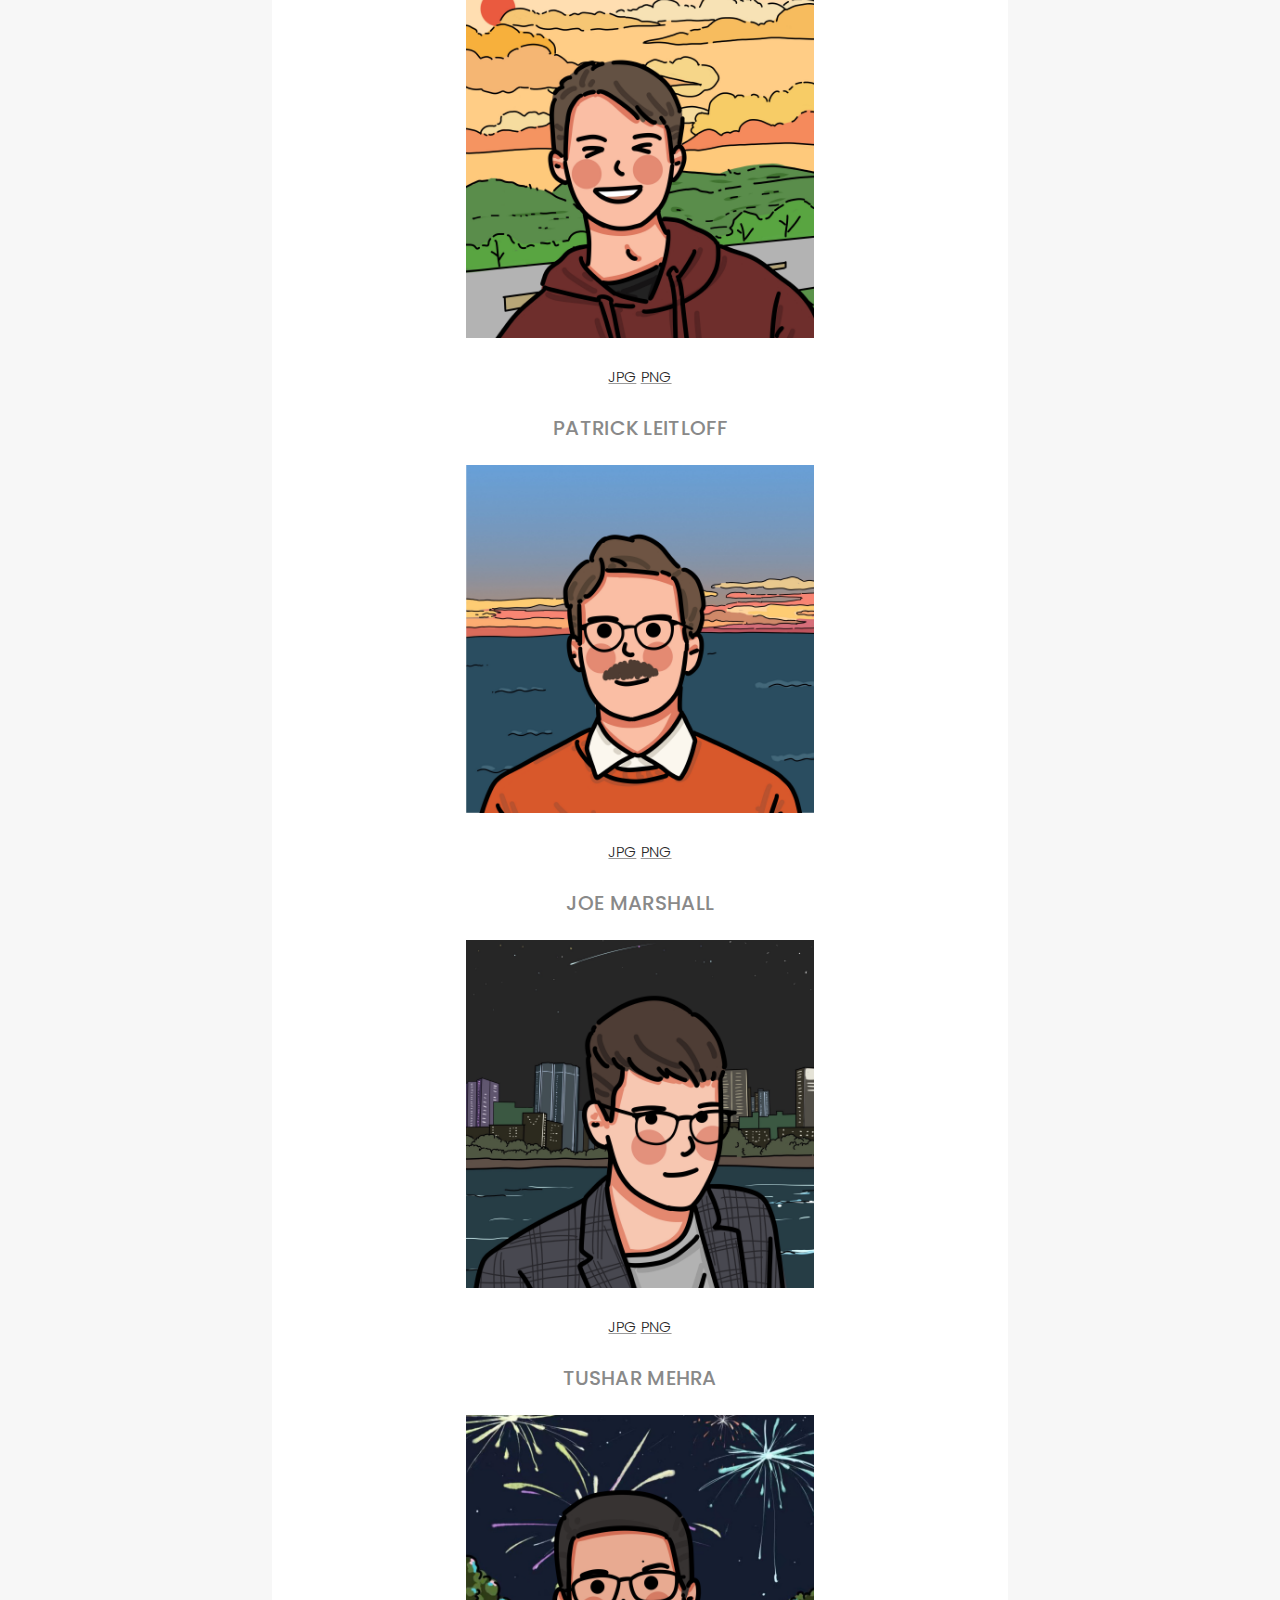
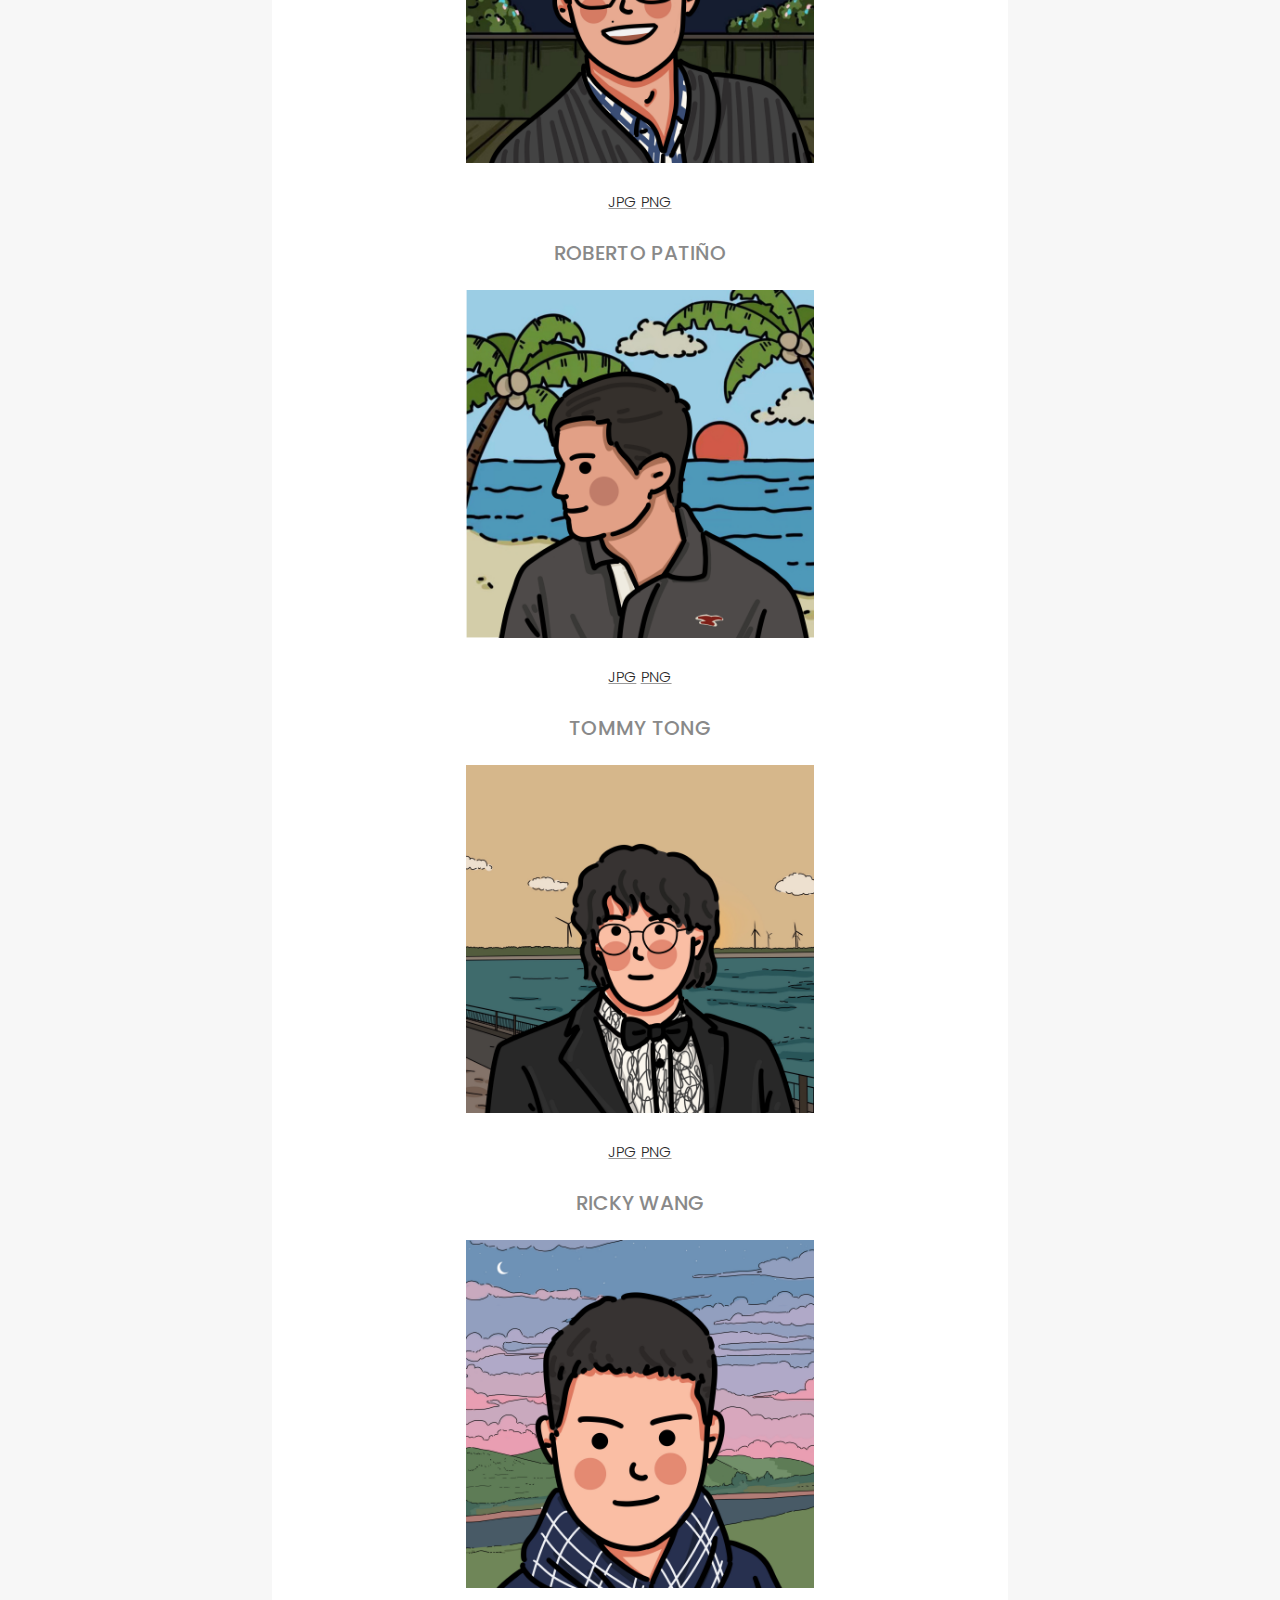
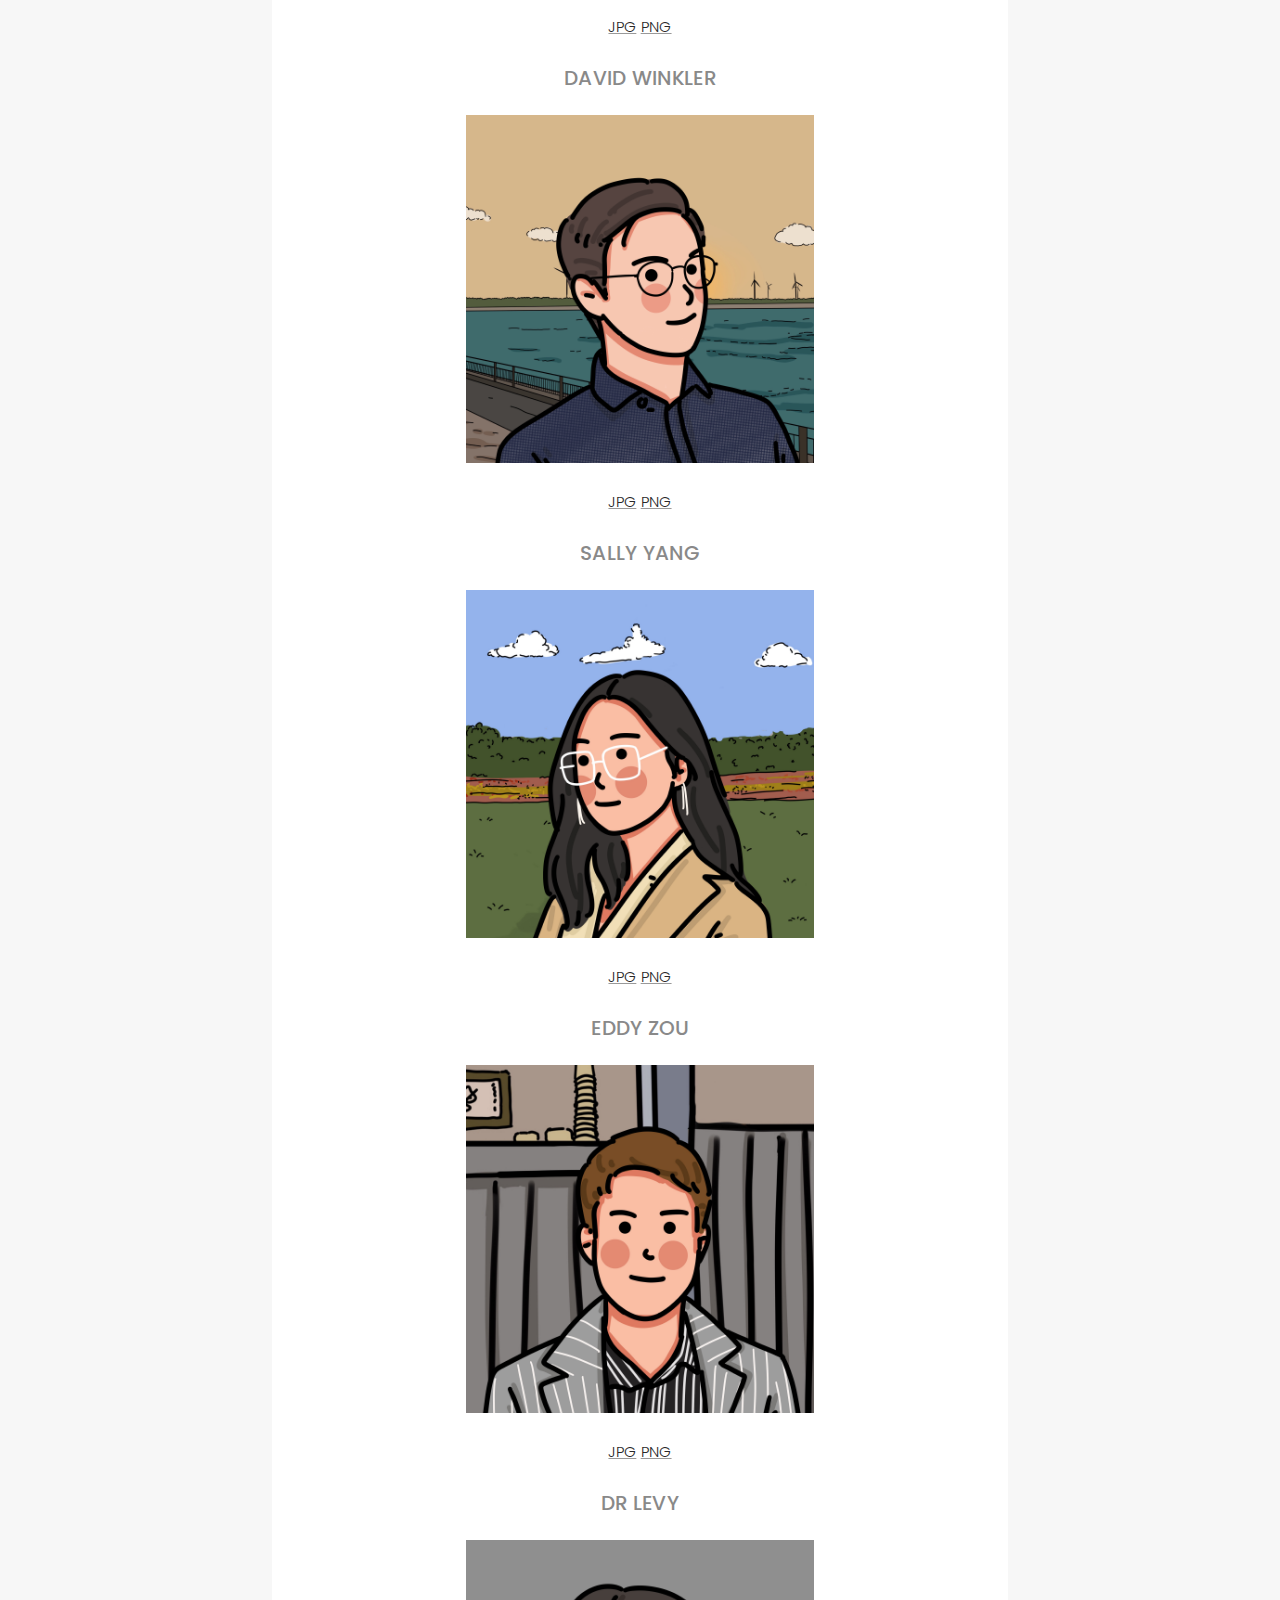
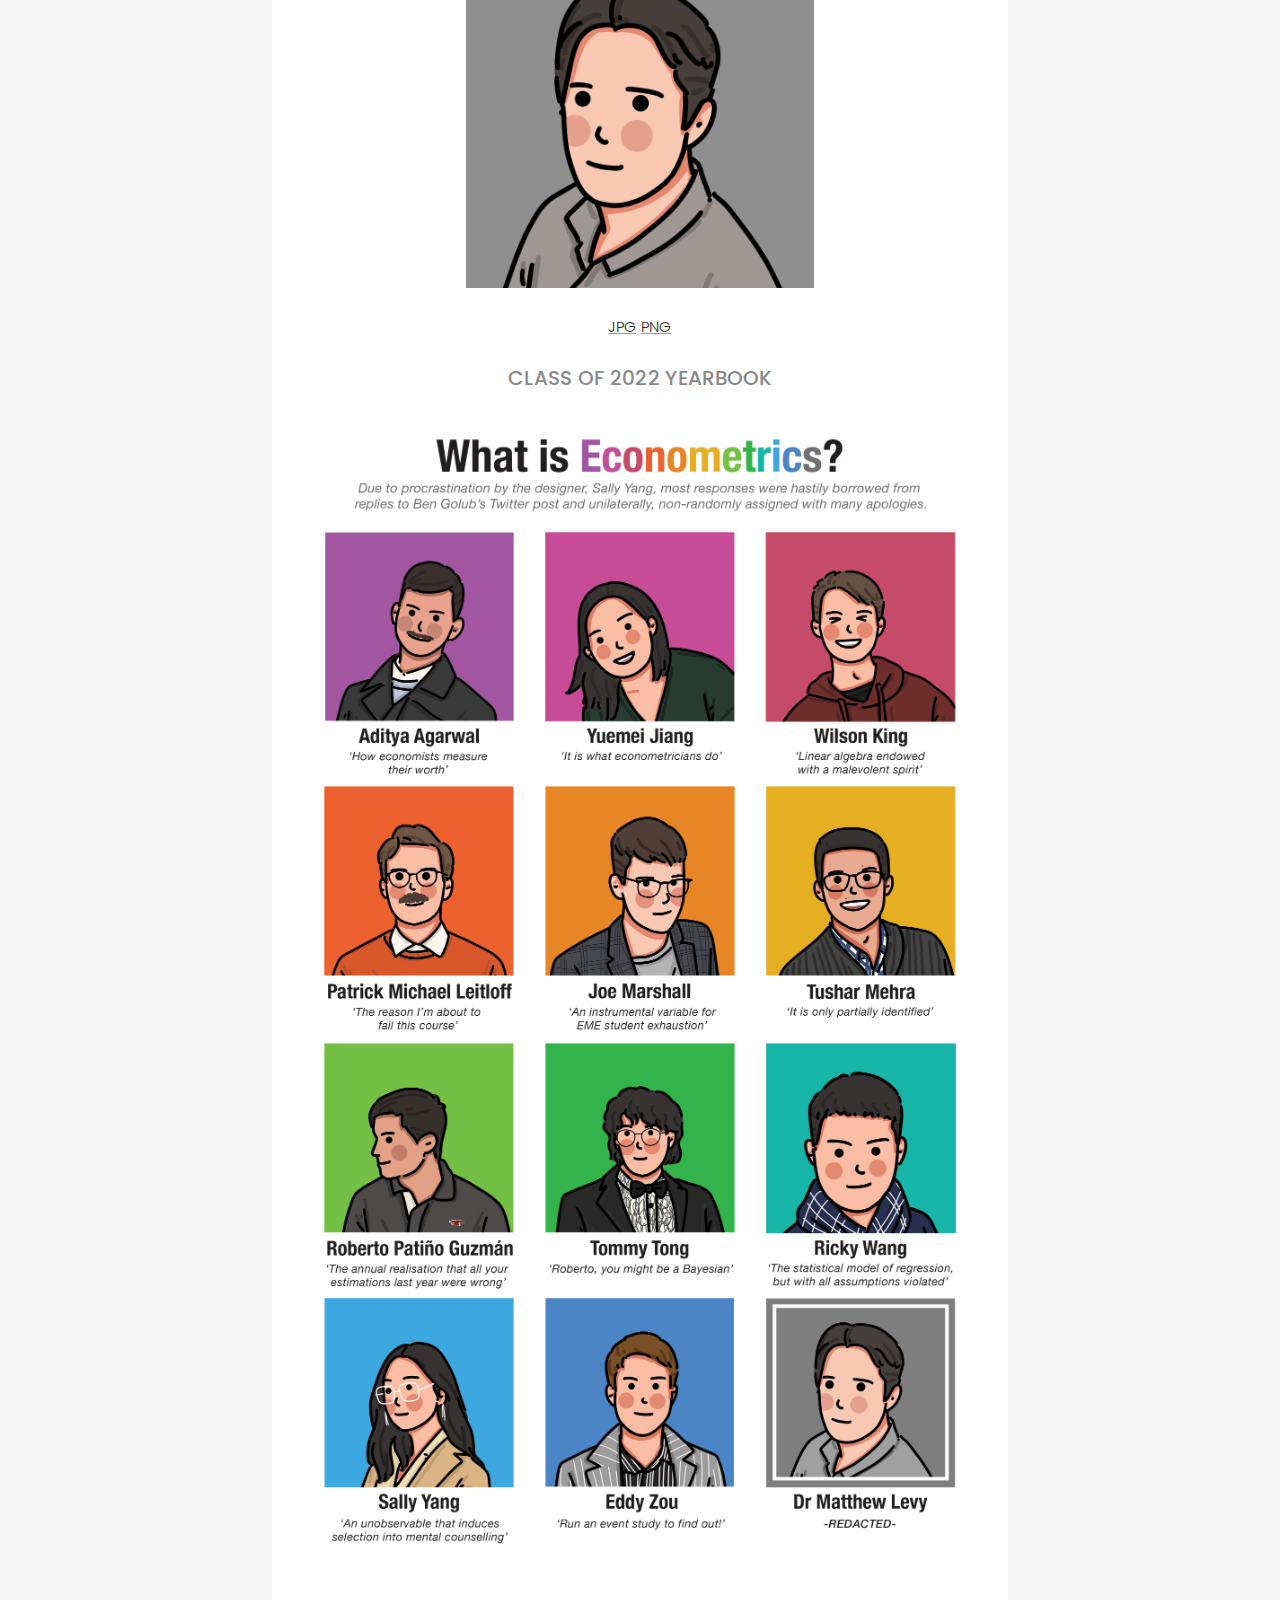
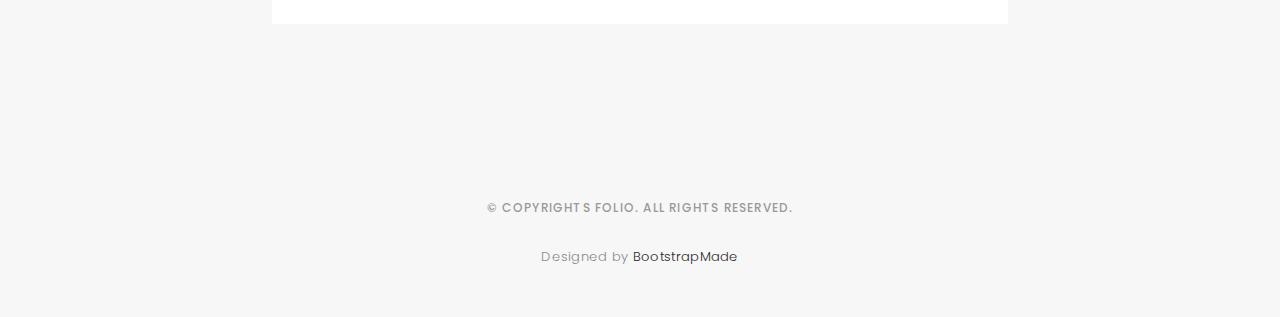
<file: eme-backup.html>
<!DOCTYPE html>
<html lang="en">

<head>
  <meta charset="utf-8">
  <meta content="width=device-width, initial-scale=1.0" name="viewport">

  <title>EME Student Portraits</title>
  <meta content="" name="description">
  <meta content="" name="keywords">
  <meta content=”noindex” name=”robots”>
  <!-- Favicons -->
  <link href="assets/img/favicon.png" rel="icon">

  <!-- Google Fonts -->
  <link href="https://fonts.googleapis.com/css?family=Poppins:300,300i,400,400i,500,500i,600,600i,700,700i|Playfair+Display:400,400i,500,500i,600,600i,700,700i,900,900i" rel="stylesheet">

  <!-- Vendor CSS Files -->
  <link href="assets/vendor/bootstrap/css/bootstrap.min.css" rel="stylesheet">
  <link href="assets/vendor/bootstrap-icons/bootstrap-icons.css" rel="stylesheet">
  <link href="assets/vendor/boxicons/css/boxicons.min.css" rel="stylesheet">
  <link href="assets/vendor/glightbox/css/glightbox.min.css" rel="stylesheet">
  <link href="assets/vendor/swiper/swiper-bundle.min.css" rel="stylesheet">

  <!-- Template Main CSS File -->
  <link href="assets/css/style.css" rel="stylesheet">

  <!-- =======================================================
  * Template Name: Folio - v4.1.0
  * Template URL: https://bootstrapmade.com/folio-bootstrap-portfolio-template/
  * Author: BootstrapMade.com
  * License: https://bootstrapmade.com/license/
  ======================================================== -->
</head>

<body>

  <!-- ======= Header ======= -->
  <header id="header" class="fixed-top header-inner-pages">
    <div class="container d-flex align-items-center justify-content-between">

<!--       <a href="index.html" class="logo"><img src="assets/img/logo.png" alt="" class="img-fluid"></a> -->
      <!-- Uncomment below if you prefer to use an text logo -->
<!--       <h1 class="logo"><a href="index.html">Sally Yang</a></h1> -->

      <nav id="navbar" class="navbar">
        <ul>
          <li><a class="nav-link scrollto active" href="index.html#hero">Home</a></li>
          <li><a class="nav-link scrollto" href="index.html#about">About</a></li>
          <li><a class="nav-link  scrollto" href="index.html#journal">Articles</a></li>
          <li><a class="nav-link  scrollto" href="index.html#portfolio">Designs</a></li>
          <li><a class="nav-link scrollto" href="index.html#contact">Contact</a></li>
           <li class="dropdown"><a href="#"><span>Bonus</span> <i class="bi bi-chevron-down"></i></a>
            <ul>
              <li><a href="eme.html">EME</a></li>
              <li><a href="endogenous-beavers.html">Endogenous Beavers</a></li>
            </ul>
          </li>
        </ul>
        <i class="bi bi-list mobile-nav-toggle"></i>
      </nav><!-- .navbar -->

    </div>
  </header><!-- End Header -->

  <main id="main">

    <!-- ======= Blog Single ======= -->
    <div class="main-content paddsection">
      <div class="container">
        <div class="row justify-content-center">
          <div class="col-md-8 col-md-offset-2">
            <div class="row">
              <div class="container-main single-main">
                <div class="col-md-12">
                  <div class="block-main mb-30">
<!--                     <img src="assets/img/blog-post-big.jpg" class="img-responsive" alt="reviews2"> -->
                    <div class="content-main single-post padDiv">
                      <div class="journal-txt">
                        <h2><a href="#">EME STUDENT PORTRAITS</a></h4>
                      </div>
                      <div class="post-meta">
                        <ul class="list-unstyled mb-0">
                          <li class="author">by:<a href="index.html">Sally Yang</a></li>
                          <li class="date">date: 30 March 2022</li>
                        </ul>
                      </div>
                      
                      <p class="mb-30">This post is for my fellow classmates from LSE BSc Econometrics and Mathematical Economics ’22. Since we don't have a proper group photograph as a full cohort, I commissioned cartoon portraits of us and submitted them to the yearbook. Hope this made for a nice surprise, and many apologies for not asking for your permission in advance.</p>
                      <p class="mb-30">Feel free to download your portrait from this page. The JPG version contains a default background whereas the PNG version does not have a background.</p>
                      <p class="mb-0">Warmest regards,</p>
                      <p class="mt-0">Sally Yang</p>
                      
                      <p class="mb-40"></p>                   
                      <h5 class="text-center">ADITYA AGARWAL</h5>
                      <p class="mb-10"></p>
                      
                      <div class = "text-center"> 
                        <img class="img-fluid w-50" src="assets/img/EME Portraits/JPG/Aditya Agarwal.jpg"> 
                        <p class="mb-70"><u><a href="assets/img/EME Portraits/JPG/Aditya Agarwal.jpg" download>JPG</a></u> <u><a href="assets/img/EME Portraits/PNG_Transparent BG/Aditya Agarwal.png" download>PNG</a></u></p>
                      </div>
                                       
                      <h5 class="text-center">YUEMEI JIANG</h5>
                      <p class="mb-10"></p>
                      <div class = "text-center"> 
                        <img class="img-fluid w-50" src="assets/img/EME Portraits/JPG/Yuemei Jiang.jpg"> 
                        <p class="mb-70"><u><a href="assets/img/EME Portraits/JPG/Yuemei Jiang.jpg" download>JPG</a></u> <u><a href="assets/img/EME Portraits/PNG_Transparent BG/Yuemei Jiang.png" download>PNG</a></u></p>
                      </div>
                                         
                      <h5 class="text-center mtb-100">WILSON KING</h5>
                      <p class="mb-10"></p>
                      <div class = "text-center"> 
                        <img class="img-fluid w-50" src="assets/img/EME Portraits/JPG/Wilson King.jpg"> 
                        <p class="mb-70"><u><a href="assets/img/EME Portraits/JPG/Wilson King.jpg" download>JPG</a></u> <u><a href="assets/img/EME Portraits/PNG_Transparent BG/Wilson King.png" download>PNG</a></u></p>
                      </div>
                      
                      <p class="mb-40"></p>                   
                      <h5 class="text-center mtb-100">PATRICK LEITLOFF</h5>
                      <p class="mb-10"></p>
                      <p class="mb-10"></p>
                      <div class = "text-center"> 
                        <img class="img-fluid w-50" src="assets/img/EME Portraits/JPG/Patrick Leitloff.jpg"> 
                        <p class="mb-70"><u><a href="assets/img/EME Portraits/JPG/Patrick Leitloff.jpg" download>JPG</a></u> <u><a href="assets/img/EME Portraits/PNG_Transparent BG/Patrick Leitloff.png" download>PNG</a></u></p>
                      </div>
                      
                      <p class="mb-40"></p>                   
                      <h5 class="text-center mtb-100">JOE MARSHALL</h5>
                      <p class="mb-10"></p>
                      <div class = "text-center"> 
                        <img class="img-fluid w-50" src="assets/img/EME Portraits/JPG/Joe Marshall.jpg"> 
                        <p class="mb-70"><u><a href="assets/img/EME Portraits/JPG/Joe Marshall.jpg" download>JPG</a></u> <u><a href="assets/img/EME Portraits/PNG_Transparent BG/Joe Marshall.png" download>PNG</a></u></p>
                      </div>
                      
                      <p class="mb-40"></p>                   
                      <h5 class="text-center mtb-100">TUSHAR MEHRA</h5>
                      <p class="mb-10"></p>
                      <div class = "text-center"> 
                        <img class="img-fluid w-50" src="assets/img/EME Portraits/JPG/Tushar Mehra.jpg"> 
                        <p class="mb-70"><u><a href="assets/img/EME Portraits/JPG/Tushar Mehra.jpg" download>JPG</a></u> <u><a href="assets/img/EME Portraits/PNG_Transparent BG/Tushar Mehra.png" download>PNG</a></u></p>
                      </div>
                      
                      <p class="mb-40"></p>                   
                      <h5 class="text-center mtb-100">ROBERTO PATIÑO</h5>
                      <p class="mb-10"></p>
                      <div class = "text-center"> 
                        <img class="img-fluid w-50" src="assets/img/EME Portraits/JPG/Roberto Patino.jpg"> 
                        <p class="mb-70"><u><a href="assets/img/EME Portraits/JPG/Roberto Patino.jpg" download>JPG</a></u> <u><a href="assets/img/EME Portraits/PNG_Transparent BG/Roberto Patino.png" download>PNG</a></u></p>
                      </div>
                      
                      <p class="mb-40"></p>                   
                      <h5 class="text-center mtb-100">TOMMY TONG</h5>
                      <p class="mb-10"></p>
                      <div class = "text-center"> 
                        <img class="img-fluid w-50" src="assets/img/EME Portraits/JPG/Tommy Tong.jpg"> 
                        <p class="mb-70"><u><a href="assets/img/EME Portraits/JPG/Tommy Tong.jpg" download>JPG</a></u> <u><a href="assets/img/EME Portraits/PNG_Transparent BG/Tommy Tong.png" download>PNG</a></u></p>
                      </div>
                      
                      <p class="mb-40"></p>                   
                      <h5 class="text-center mtb-100">RICKY WANG</h5>
                      <p class="mb-10"></p>
                      <div class = "text-center"> 
                        <img class="img-fluid w-50" src="assets/img/EME Portraits/JPG/Ricky Wang.jpg"> 
                        <p class="mb-70"><u><a href="assets/img/EME Portraits/JPG/Ricky Wang.jpg" download>JPG</a></u> <u><a href="assets/img/EME Portraits/PNG_Transparent BG/Ricky Wang.png" download>PNG</a></u></p>
                      </div>

                      <p class="mb-40"></p>                   
                      <h5 class="text-center mtb-100">DAVID WINKLER</h5>
                      <p class="mb-10"></p>
                      <div class = "text-center"> 
                        <img class="img-fluid w-50" src="assets/img/EME Portraits/JPG/David Winkler.jpg"> 
                        <p class="mb-70"><u><a href="assets/img/EME Portraits/JPG/David Winkler.jpg" download>JPG</a></u> <u><a href="assets/img/EME Portraits/PNG_Transparent BG/David Winkler.png" download>PNG</a></u></p>
                      </div>
                      
                      <p class="mb-40"></p>                   
                      <h5 class="text-center mtb-100">SALLY YANG</h5>
                      <p class="mb-10"></p>
                      <div class = "text-center"> 
                        <img class="img-fluid w-50" src="assets/img/EME Portraits/JPG/Sally Yang.jpg"> 
                        <p class="mb-70"><u><a href="assets/img/EME Portraits/JPG/Sally Yang.jpg" download>JPG</a></u> <u><a href="assets/img/EME Portraits/PNG_Transparent BG/Sally Yang.png" download>PNG</a></u></p>
                      </div>
                      
                      <p class="mb-40"></p>                   
                      <h5 class="text-center mtb-100">EDDY ZOU</h5>
                      <p class="mb-10"></p>
                      <div class = "text-center"> 
                        <img class="img-fluid w-50" src="assets/img/EME Portraits/JPG/Eddy Zou.jpg"> 
                        <p class="mb-70"><u><a href="assets/img/EME Portraits/JPG/Eddy Zou.jpg" download>JPG</a></u> <u><a href="assets/img/EME Portraits/PNG_Transparent BG/Eddy Zou.png" download>PNG</a></u></p>
                      </div>
                      

                      <p class="mb-40"></p>                   
                      <h5 class="text-center mtb-100">DR LEVY</h5>
                      <p class="mb-10"></p>
                      <div class = "text-center"> 
                        <img class="img-fluid w-50" src="assets/img/EME Portraits/JPG/Dr Matthew Levy.jpg"> 
                        <p class="mb-70"><u><a href="assets/img/EME Portraits/JPG/Dr Matthew Levy.jpg" download>JPG</a></u> <u><a href="assets/img/EME Portraits/PNG_Transparent BG/Dr Matthew Levy.png" download>PNG</a></u></p>
                      </div>
                      
                      
                      <p class="mb-200"></p>                   
                      <h5 class="text-center mtb-100">CLASS OF 2022 YEARBOOK</h5>
                      <img class="img-fluid w-100" src="assets/img/EME Portraits/Yearbook.jpg">
                      <p class="mb-10"></p>
                      
                    </div>
                  </div>
                </div>
              </div>
            </div>
          </div>
        </div>
      </div>
    </div><!-- End Blog Single -->

  </main><!-- End #main -->

<!-- ======= Footer ======= -->
  <div id="footer" class="text-center">
    <div class="container">
      <p>&copy; Copyrights Folio. All rights reserved.</p>

      <div class="credits">
        <!--
        All the links in the footer should remain intact.
        You can delete the links only if you purchased the pro version.
        Licensing information: https://bootstrapmade.com/license/
        Purchase the pro version with working PHP/AJAX contact form: https://bootstrapmade.com/buy/?theme=Folio
      -->
        Designed by <a href="https://bootstrapmade.com/">BootstrapMade</a>
      </div>

    </div>
  </div><!-- End Footer -->

  <a href="#" class="back-to-top d-flex align-items-center justify-content-center"><i class="bi bi-arrow-up-short"></i></a>

  <!-- Vendor JS Files -->
  <script src="assets/vendor/bootstrap/js/bootstrap.bundle.min.js"></script>
  <script src="assets/vendor/glightbox/js/glightbox.min.js"></script>
  <script src="assets/vendor/isotope-layout/isotope.pkgd.min.js"></script>
  <script src="assets/vendor/php-email-form/validate.js"></script>
  <script src="assets/vendor/swiper/swiper-bundle.min.js"></script>
  <script src="assets/vendor/typed.js/typed.min.js"></script>

  <!-- Template Main JS File -->
  <script src="assets/js/main.js"></script>

</body>

</html>
</file>
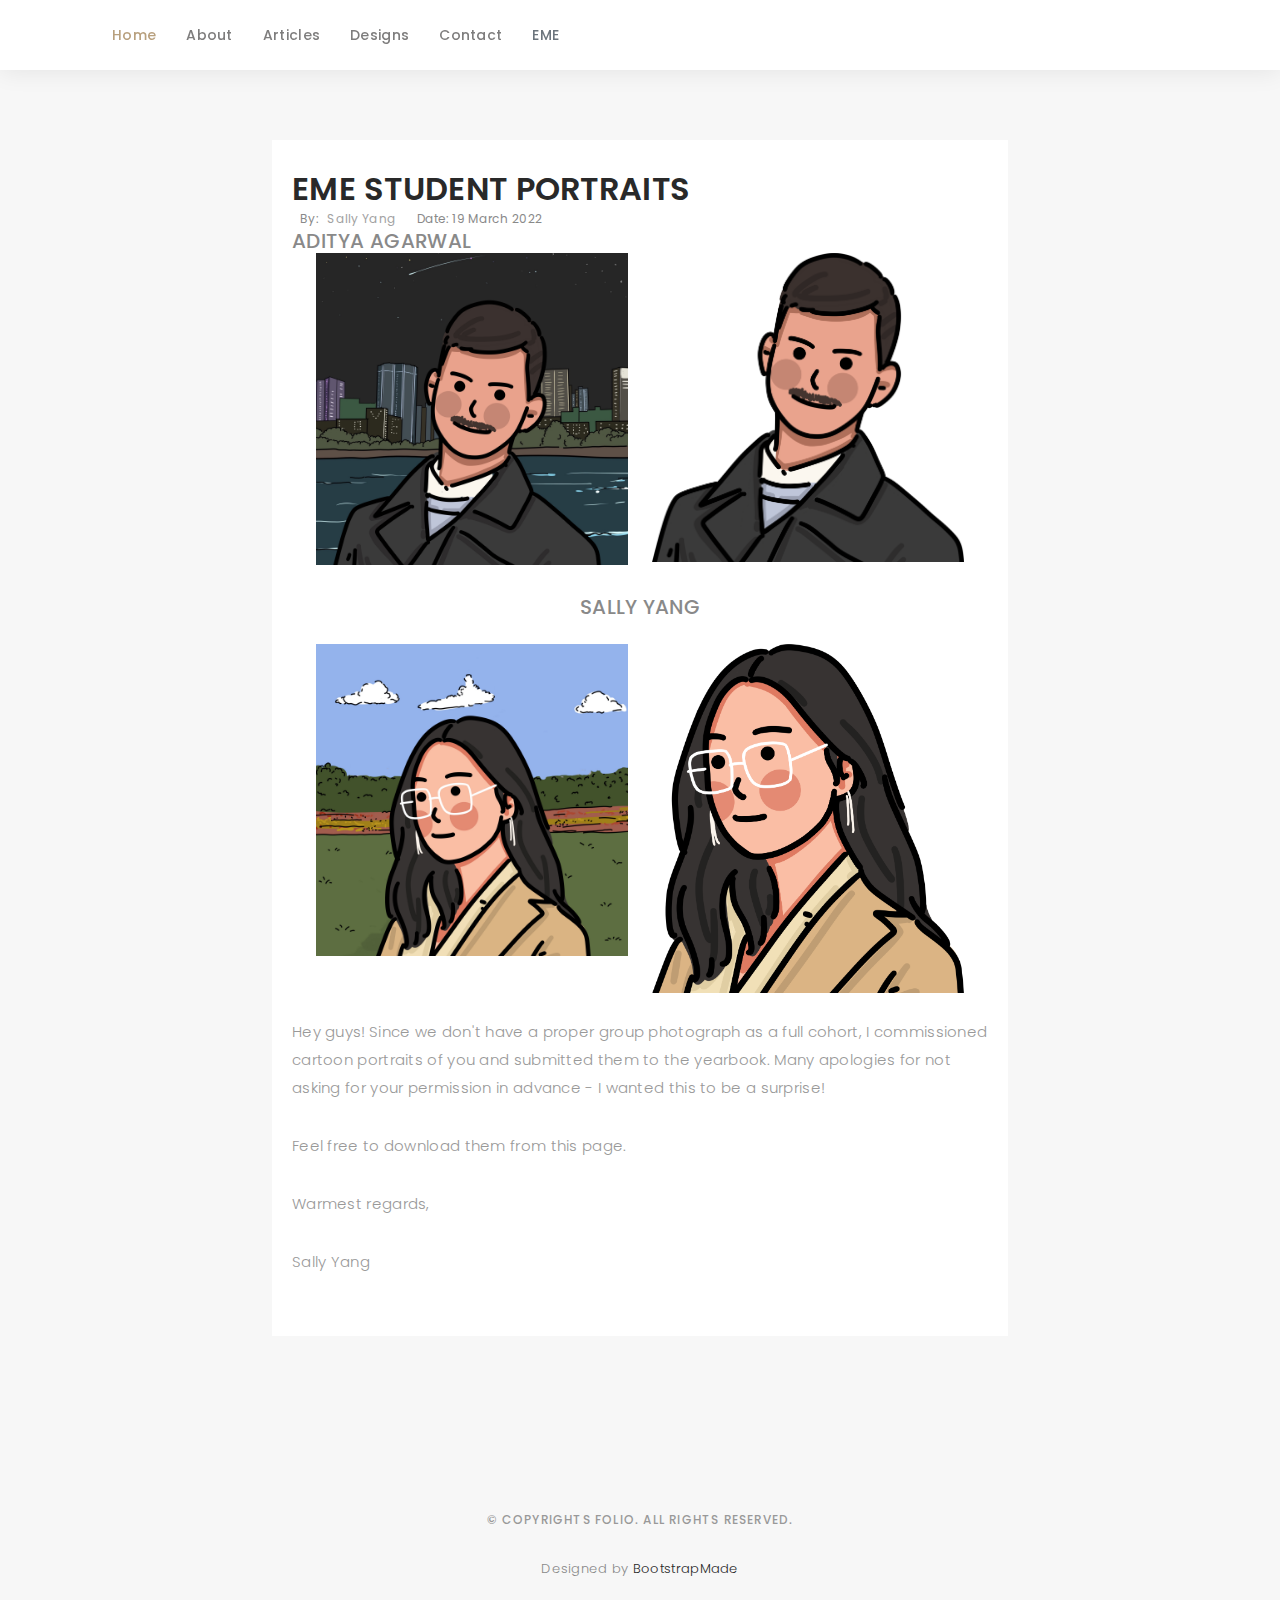
<file: eme.html>
<!DOCTYPE html>
<html lang="en">

<head>
  <meta charset="utf-8">
  <meta content="width=device-width, initial-scale=1.0" name="viewport">

  <title>EME Student Portraits</title>
  <meta content="" name="description">
  <meta content="" name="keywords">

  <!-- Favicons -->
  <link href="assets/img/favicon.png" rel="icon">

  <!-- Google Fonts -->
  <link href="https://fonts.googleapis.com/css?family=Poppins:300,300i,400,400i,500,500i,600,600i,700,700i|Playfair+Display:400,400i,500,500i,600,600i,700,700i,900,900i" rel="stylesheet">

  <!-- Vendor CSS Files -->
  <link href="assets/vendor/bootstrap/css/bootstrap.min.css" rel="stylesheet">
  <link href="assets/vendor/bootstrap-icons/bootstrap-icons.css" rel="stylesheet">
  <link href="assets/vendor/boxicons/css/boxicons.min.css" rel="stylesheet">
  <link href="assets/vendor/glightbox/css/glightbox.min.css" rel="stylesheet">
  <link href="assets/vendor/swiper/swiper-bundle.min.css" rel="stylesheet">

  <!-- Template Main CSS File -->
  <link href="assets/css/style.css" rel="stylesheet">

  <!-- =======================================================
  * Template Name: Folio - v4.1.0
  * Template URL: https://bootstrapmade.com/folio-bootstrap-portfolio-template/
  * Author: BootstrapMade.com
  * License: https://bootstrapmade.com/license/
  ======================================================== -->
</head>

<body>

  <!-- ======= Header ======= -->
  <header id="header" class="fixed-top header-inner-pages">
    <div class="container d-flex align-items-center justify-content-between">

<!--       <a href="index.html" class="logo"><img src="assets/img/logo.png" alt="" class="img-fluid"></a> -->
      <!-- Uncomment below if you prefer to use an text logo -->
<!--       <h1 class="logo"><a href="index.html">Sally Yang</a></h1> -->

      <nav id="navbar" class="navbar">
        <ul>
          <li><a class="nav-link scrollto active" href="index.html#hero">Home</a></li>
          <li><a class="nav-link scrollto" href="index.html#about">About</a></li>
          <li><a class="nav-link  scrollto" href="index.html#journal">Articles</a></li>
          <li><a class="nav-link  scrollto" href="index.html#portfolio">Designs</a></li>
          <li><a class="nav-link scrollto" href="index.html#contact">Contact</a></li>
          <li><a class="nav-link disabled" href="#">EME</a></li> 
        </ul>
        <i class="bi bi-list mobile-nav-toggle"></i>
      </nav><!-- .navbar -->

    </div>
  </header><!-- End Header -->

  <main id="main">

    <!-- ======= Blog Single ======= -->
    <div class="main-content paddsection">
      <div class="container">
        <div class="row justify-content-center">
          <div class="col-md-8 col-md-offset-2">
            <div class="row">
              <div class="container-main single-main">
                <div class="col-md-12">
                  <div class="block-main mb-30">
<!--                     <img src="assets/img/blog-post-big.jpg" class="img-responsive" alt="reviews2"> -->
                    <div class="content-main single-post padDiv">
                      <div class="journal-txt">
                        <h2><a href="#">EME STUDENT PORTRAITS</a></h4>
                      </div>
                      <div class="post-meta">
                        <ul class="list-unstyled mb-0">
                          <li class="author">by: <a href="index.html">Sally Yang</a></li>
                          <li class="date">date: 19 March 2022</li>
                        </ul>
                      </div>
                      
                      <h5 class="mtb-auto">ADITYA AGARWAL</h5>
                      
                      <div class="container-fluid">
                        <div class="row">
                          <div class="col-sm">
                            <img class="img-fluid w-100" src="assets/img/EME Portraits/JPG/Aditya Agarwal.jpg">
                          </div>
                          <div class="col-sm">
                            <img class="img-fluid w-100" src="assets/img/EME Portraits/PNG_Transparent BG/Aditya Agarwal.png">
                          </div>
                        </div>
                      </div>
                      <p class="mb-30"></p>                   
                      <h5 class="text-center">SALLY YANG</h5>
                      <p class="mb-20"></p>
                      <div class="container-fluid">
                        <div class="row">
                          <div class="col-sm">
                            <img class="img-fluid w-100" src="assets/img/EME Portraits/JPG/Sally Yang.jpg">
                          </div>
                          <div class="col-sm">
                            <img class="img-fluid w-100" src="assets/img/EME Portraits/PNG_Transparent BG/Sally Yang.png">
                          </div>
                        </div>
                      </div>
                      
                      <p class="mb-30">Hey guys! Since we don't have a proper group photograph as a full cohort, I commissioned cartoon portraits of you and submitted them to the yearbook. Many apologies for not asking for your permission in advance - I wanted this to be a surprise!</p>
                      <p class="mb-30">Feel free to download them from this page.</p>
                      
                      <p class="mb-30">Warmest regards,</p>
                      <p class="mb-30">Sally Yang</p>
                    </div>
                  </div>
                </div>
              </div>
            </div>
          </div>
        </div>
      </div>
    </div><!-- End Blog Single -->

  </main><!-- End #main -->

<!-- ======= Footer ======= -->
  <div id="footer" class="text-center">
    <div class="container">
      <p>&copy; Copyrights Folio. All rights reserved.</p>

      <div class="credits">
        <!--
        All the links in the footer should remain intact.
        You can delete the links only if you purchased the pro version.
        Licensing information: https://bootstrapmade.com/license/
        Purchase the pro version with working PHP/AJAX contact form: https://bootstrapmade.com/buy/?theme=Folio
      -->
        Designed by <a href="https://bootstrapmade.com/">BootstrapMade</a>
      </div>

    </div>
  </div><!-- End Footer -->

  <a href="#" class="back-to-top d-flex align-items-center justify-content-center"><i class="bi bi-arrow-up-short"></i></a>

  <!-- Vendor JS Files -->
  <script src="assets/vendor/bootstrap/js/bootstrap.bundle.min.js"></script>
  <script src="assets/vendor/glightbox/js/glightbox.min.js"></script>
  <script src="assets/vendor/isotope-layout/isotope.pkgd.min.js"></script>
  <script src="assets/vendor/php-email-form/validate.js"></script>
  <script src="assets/vendor/swiper/swiper-bundle.min.js"></script>
  <script src="assets/vendor/typed.js/typed.min.js"></script>

  <!-- Template Main JS File -->
  <script src="assets/js/main.js"></script>

</body>

</html>
</file>
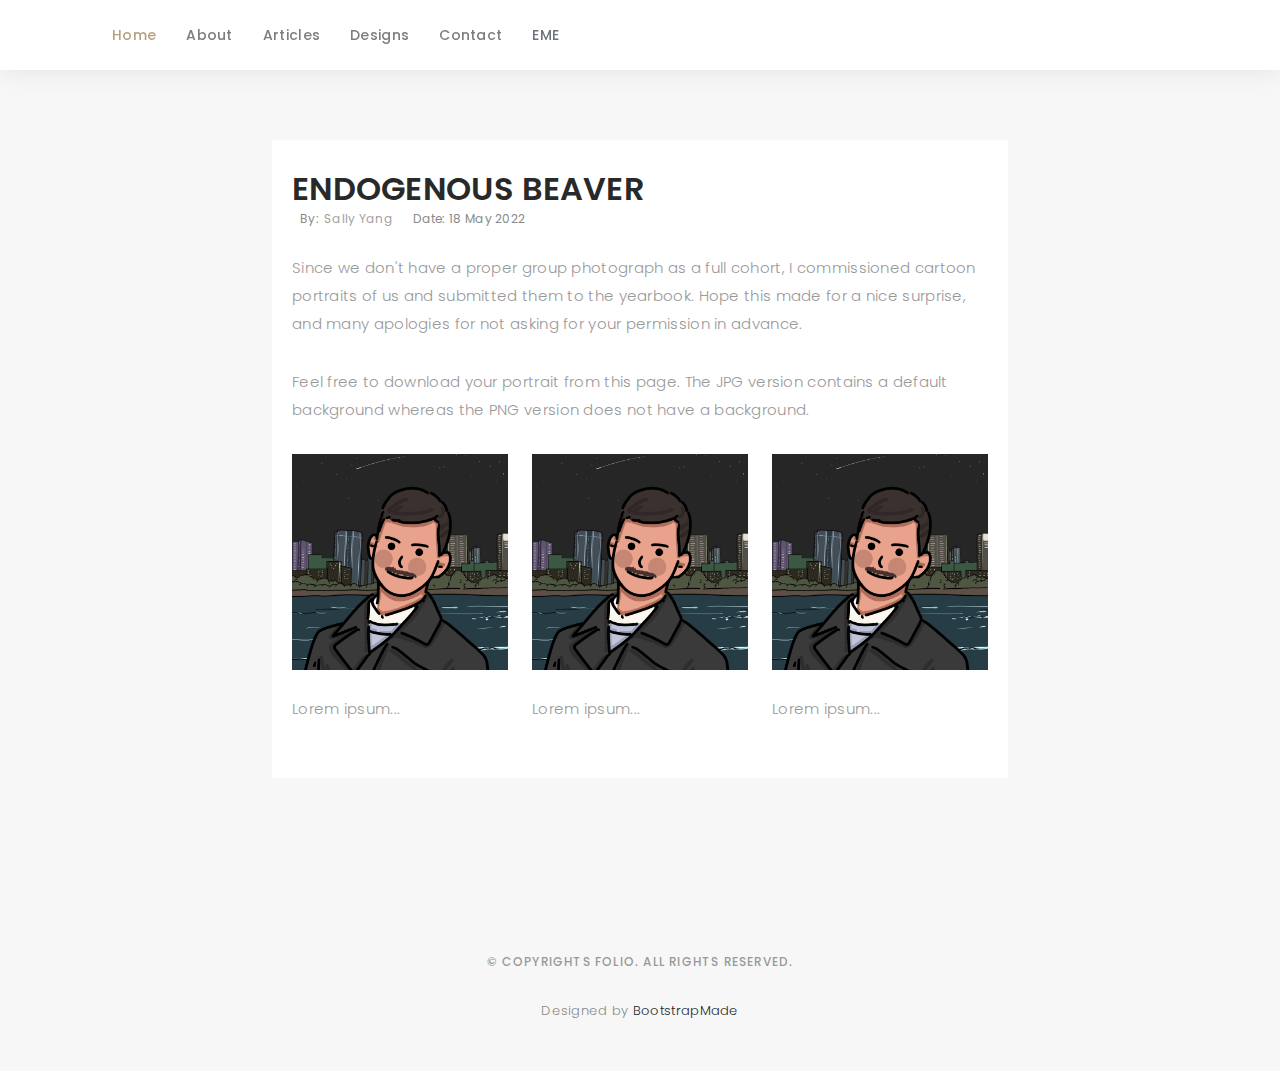
<file: endogenous-beaver.html>
<!DOCTYPE html>
<html lang="en">

<head>
  <meta charset="utf-8">
  <meta content="width=device-width, initial-scale=1.0" name="viewport">

  <title>EME Student Portraits</title>
  <meta content="" name="description">
  <meta content="" name="keywords">
  <meta content=”noindex” name=”robots”>
  <!-- Favicons -->
  <link href="assets/img/favicon.png" rel="icon">

  <!-- Google Fonts -->
  <link href="https://fonts.googleapis.com/css?family=Poppins:300,300i,400,400i,500,500i,600,600i,700,700i|Playfair+Display:400,400i,500,500i,600,600i,700,700i,900,900i" rel="stylesheet">

  <!-- Vendor CSS Files -->
  <link href="assets/vendor/bootstrap/css/bootstrap.min.css" rel="stylesheet">
  <link href="assets/vendor/bootstrap-icons/bootstrap-icons.css" rel="stylesheet">
  <link href="assets/vendor/boxicons/css/boxicons.min.css" rel="stylesheet">
  <link href="assets/vendor/glightbox/css/glightbox.min.css" rel="stylesheet">
  <link href="assets/vendor/swiper/swiper-bundle.min.css" rel="stylesheet">

  <!-- Template Main CSS File -->
  <link href="assets/css/style.css" rel="stylesheet">

  <!-- =======================================================
  * Template Name: Folio - v4.1.0
  * Template URL: https://bootstrapmade.com/folio-bootstrap-portfolio-template/
  * Author: BootstrapMade.com
  * License: https://bootstrapmade.com/license/
  ======================================================== -->
</head>

<body>

  <!-- ======= Header ======= -->
  <header id="header" class="fixed-top header-inner-pages">
    <div class="container d-flex align-items-center justify-content-between">

<!--       <a href="index.html" class="logo"><img src="assets/img/logo.png" alt="" class="img-fluid"></a> -->
      <!-- Uncomment below if you prefer to use an text logo -->
<!--       <h1 class="logo"><a href="index.html">Sally Yang</a></h1> -->

      <nav id="navbar" class="navbar">
        <ul>
          <li><a class="nav-link scrollto active" href="index.html#hero">Home</a></li>
          <li><a class="nav-link scrollto" href="index.html#about">About</a></li>
          <li><a class="nav-link  scrollto" href="index.html#journal">Articles</a></li>
          <li><a class="nav-link  scrollto" href="index.html#portfolio">Designs</a></li>
          <li><a class="nav-link scrollto" href="index.html#contact">Contact</a></li>
          <li><a class="nav-link disabled" href="#">EME</a></li> 
        </ul>
        <i class="bi bi-list mobile-nav-toggle"></i>
      </nav><!-- .navbar -->

    </div>
  </header><!-- End Header -->

  <main id="main">

    <!-- ======= Blog Single ======= -->
    <div class="main-content paddsection">
      <div class="container">
        <div class="row justify-content-center">
          <div class="col-md-8 col-md-offset-2">
            <div class="row">
              <div class="container-main single-main">
                <div class="col-md-12">
                  <div class="block-main mb-30">
<!--                     <img src="assets/img/blog-post-big.jpg" class="img-responsive" alt="reviews2"> -->
                    <div class="content-main single-post padDiv">
                      <div class="journal-txt">
                        <h2><a href="#">ENDOGENOUS BEAVER</a></h4>
                      </div>
                      <div class="post-meta">
                        <ul class="list-unstyled mb-0">
                          <li class="author">by:<a href="index.html">Sally Yang</a></li>
                          <li class="date">date: 18 May 2022</li>
                        </ul>
                      </div>
                      
                      <p class="mb-30">Since we don't have a proper group photograph as a full cohort, I commissioned cartoon portraits of us and submitted them to the yearbook. Hope this made for a nice surprise, and many apologies for not asking for your permission in advance.</p>
                      <p class="mb-30">Feel free to download your portrait from this page. The JPG version contains a default background whereas the PNG version does not have a background.</p>
                      <div class="row">
                       <div class="col-md-4">
                        <div class="thumbnail">
                          <a href="assets/img/EME Portraits/JPG/Aditya Agarwal.jpg">
                            <img src="assets/img/EME Portraits/JPG/Aditya Agarwal.jpg" alt="Lights" style="width:100%">
                            <div class="caption">
                              <p>Lorem ipsum...</p>
                            </div>
                          </a>
                        </div>
                      </div>
                      <div class="col-md-4">
                        <div class="thumbnail">
                          <a href="assets/img/EME Portraits/JPG/Aditya Agarwal.jpg">
                            <img src="assets/img/EME Portraits/JPG/Aditya Agarwal.jpg" alt="Nature" style="width:100%">
                            <div class="caption">
                              <p>Lorem ipsum...</p>
                            </div>
                          </a>
                        </div>
                      </div>
                      <div class="col-md-4">
                        <div class="thumbnail">
                          <a href="assets/img/EME Portraits/JPG/Aditya Agarwal.jpg">
                            <img src="assets/img/EME Portraits/JPG/Aditya Agarwal.jpg" alt="Fjords" style="width:100%">
                            <div class="caption">
                              <p>Lorem ipsum...</p>
                            </div>
                          </a>
                        </div>
                      </div>
                    </div>

                 
                    </div>
                  </div>
                </div>
              </div>
            </div>
          </div>
        </div>
      </div>
    </div><!-- End Blog Single -->

  </main><!-- End #main -->

<!-- ======= Footer ======= -->
  <div id="footer" class="text-center">
    <div class="container">
      <p>&copy; Copyrights Folio. All rights reserved.</p>

      <div class="credits">
        <!--
        All the links in the footer should remain intact.
        You can delete the links only if you purchased the pro version.
        Licensing information: https://bootstrapmade.com/license/
        Purchase the pro version with working PHP/AJAX contact form: https://bootstrapmade.com/buy/?theme=Folio
      -->
        Designed by <a href="https://bootstrapmade.com/">BootstrapMade</a>
      </div>

    </div>
  </div><!-- End Footer -->

  <a href="#" class="back-to-top d-flex align-items-center justify-content-center"><i class="bi bi-arrow-up-short"></i></a>

  <!-- Vendor JS Files -->
  <script src="assets/vendor/bootstrap/js/bootstrap.bundle.min.js"></script>
  <script src="assets/vendor/glightbox/js/glightbox.min.js"></script>
  <script src="assets/vendor/isotope-layout/isotope.pkgd.min.js"></script>
  <script src="assets/vendor/php-email-form/validate.js"></script>
  <script src="assets/vendor/swiper/swiper-bundle.min.js"></script>
  <script src="assets/vendor/typed.js/typed.min.js"></script>

  <!-- Template Main JS File -->
  <script src="assets/js/main.js"></script>

</body>

</html>
</file>
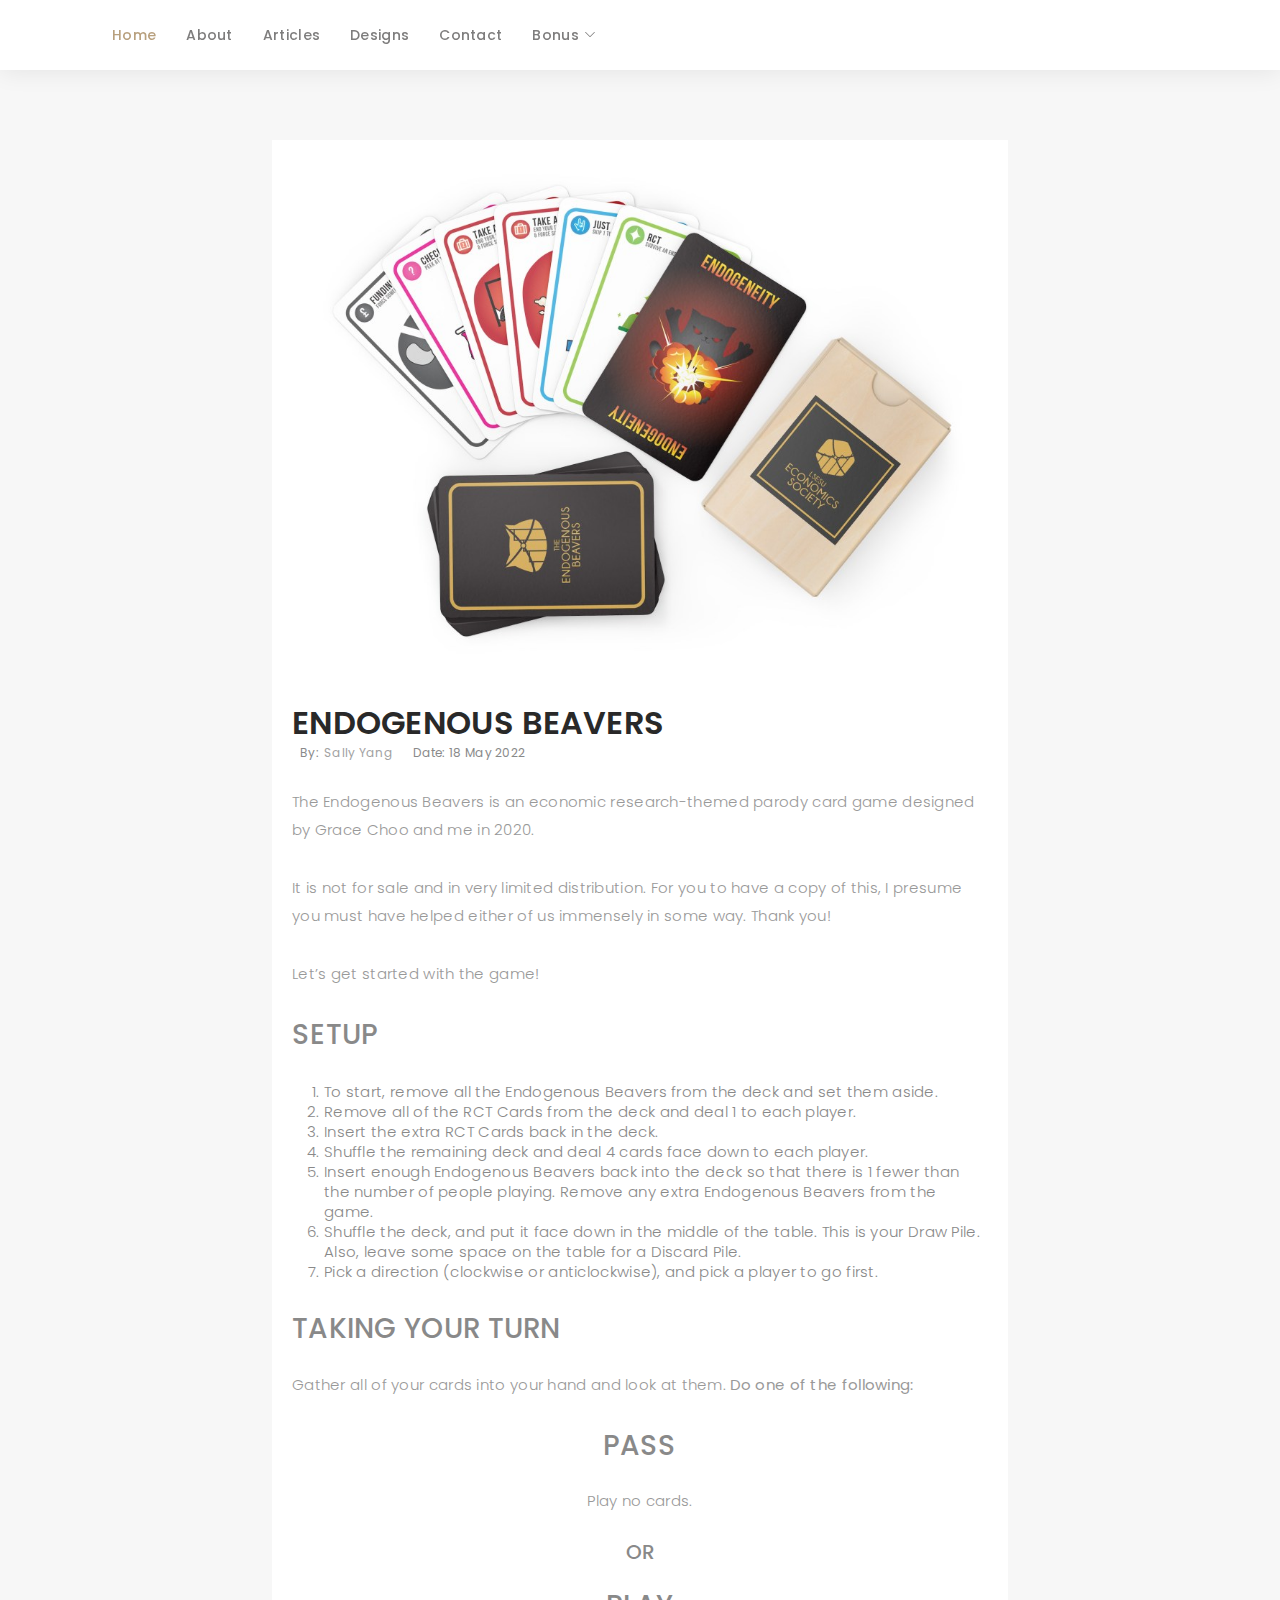
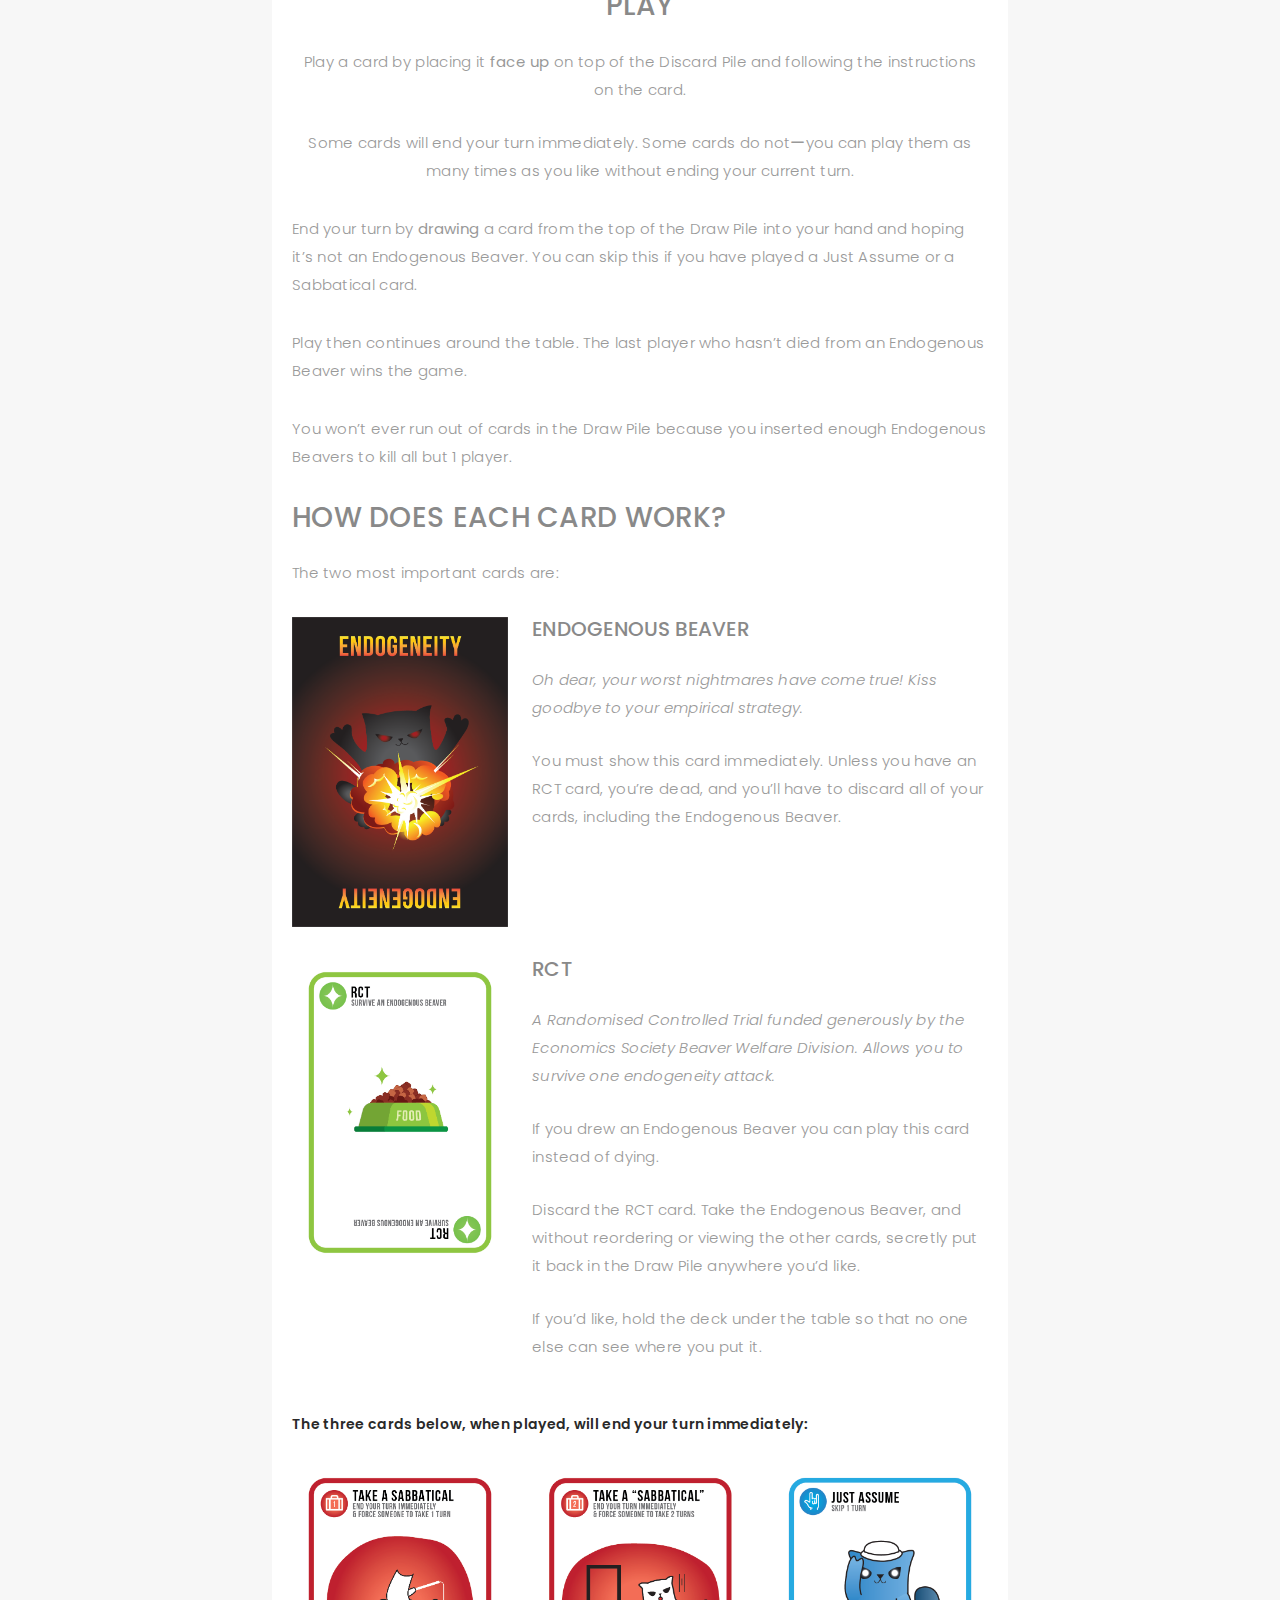
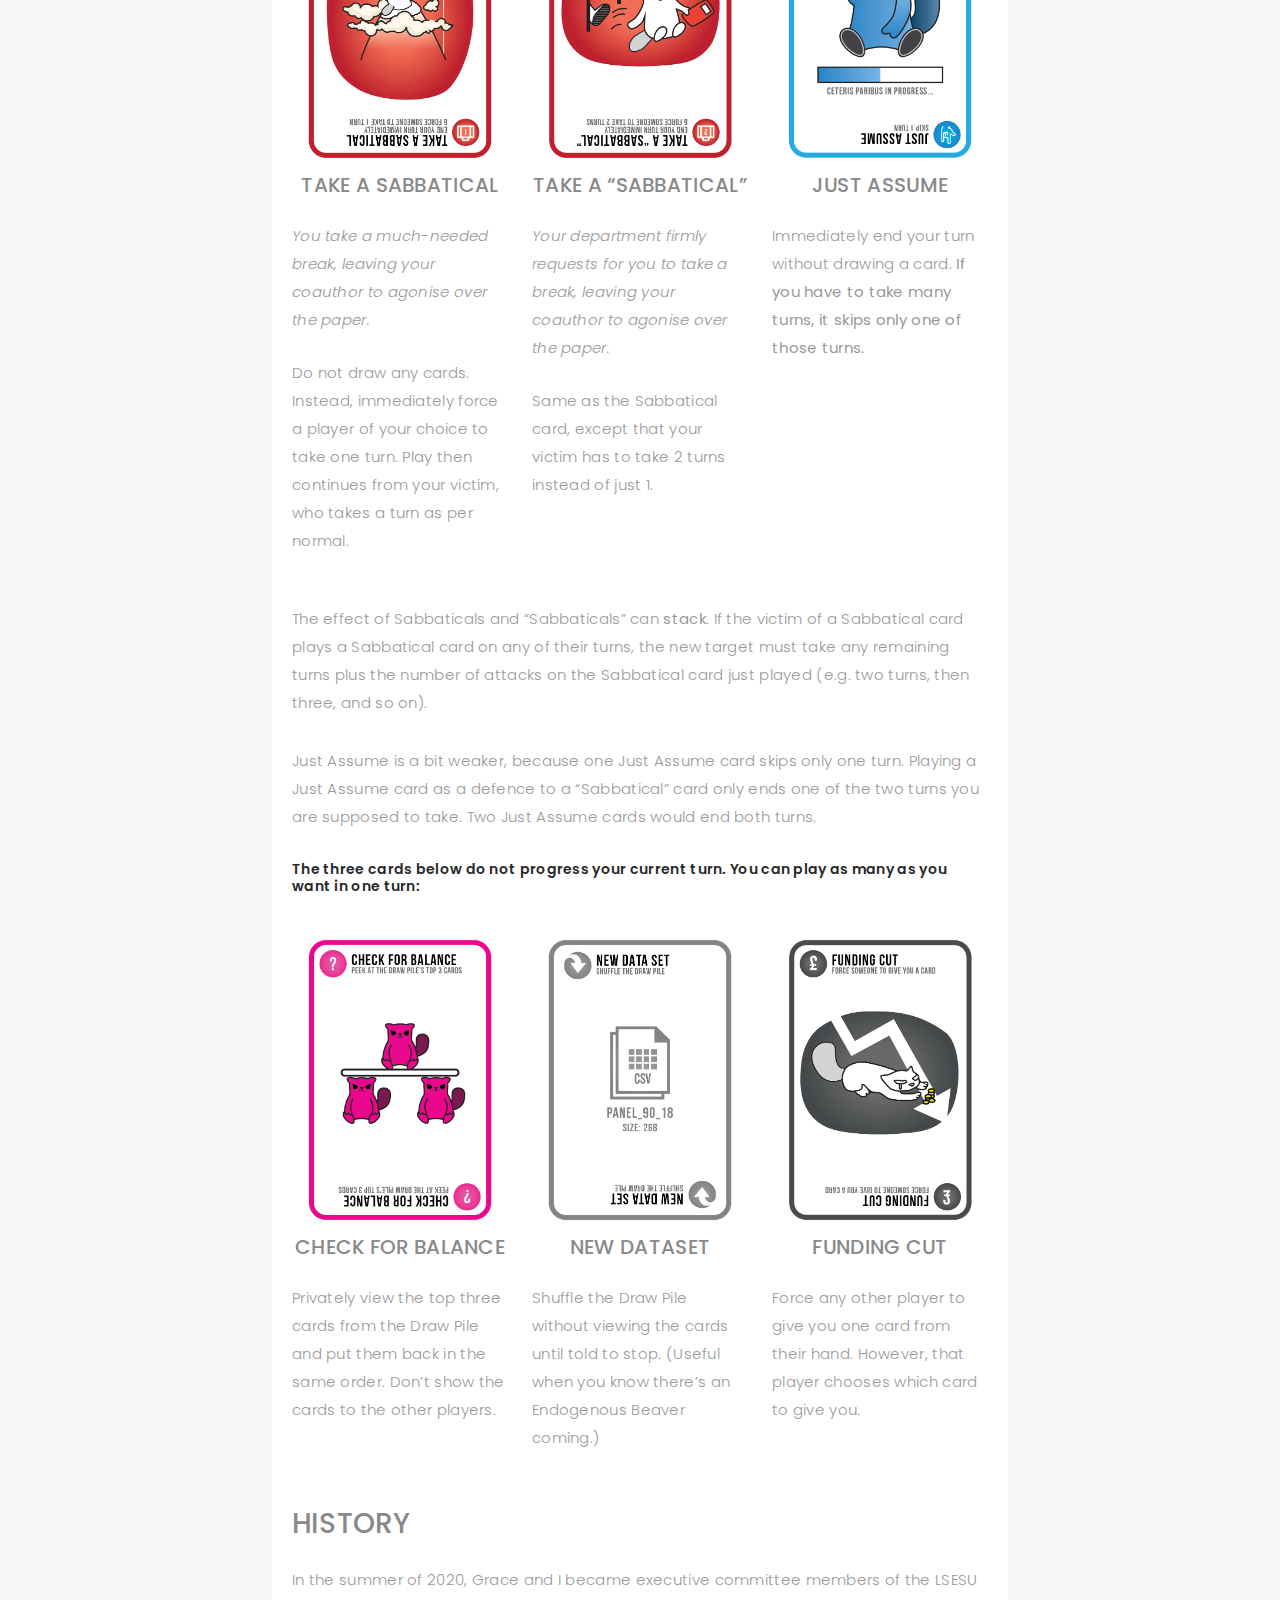
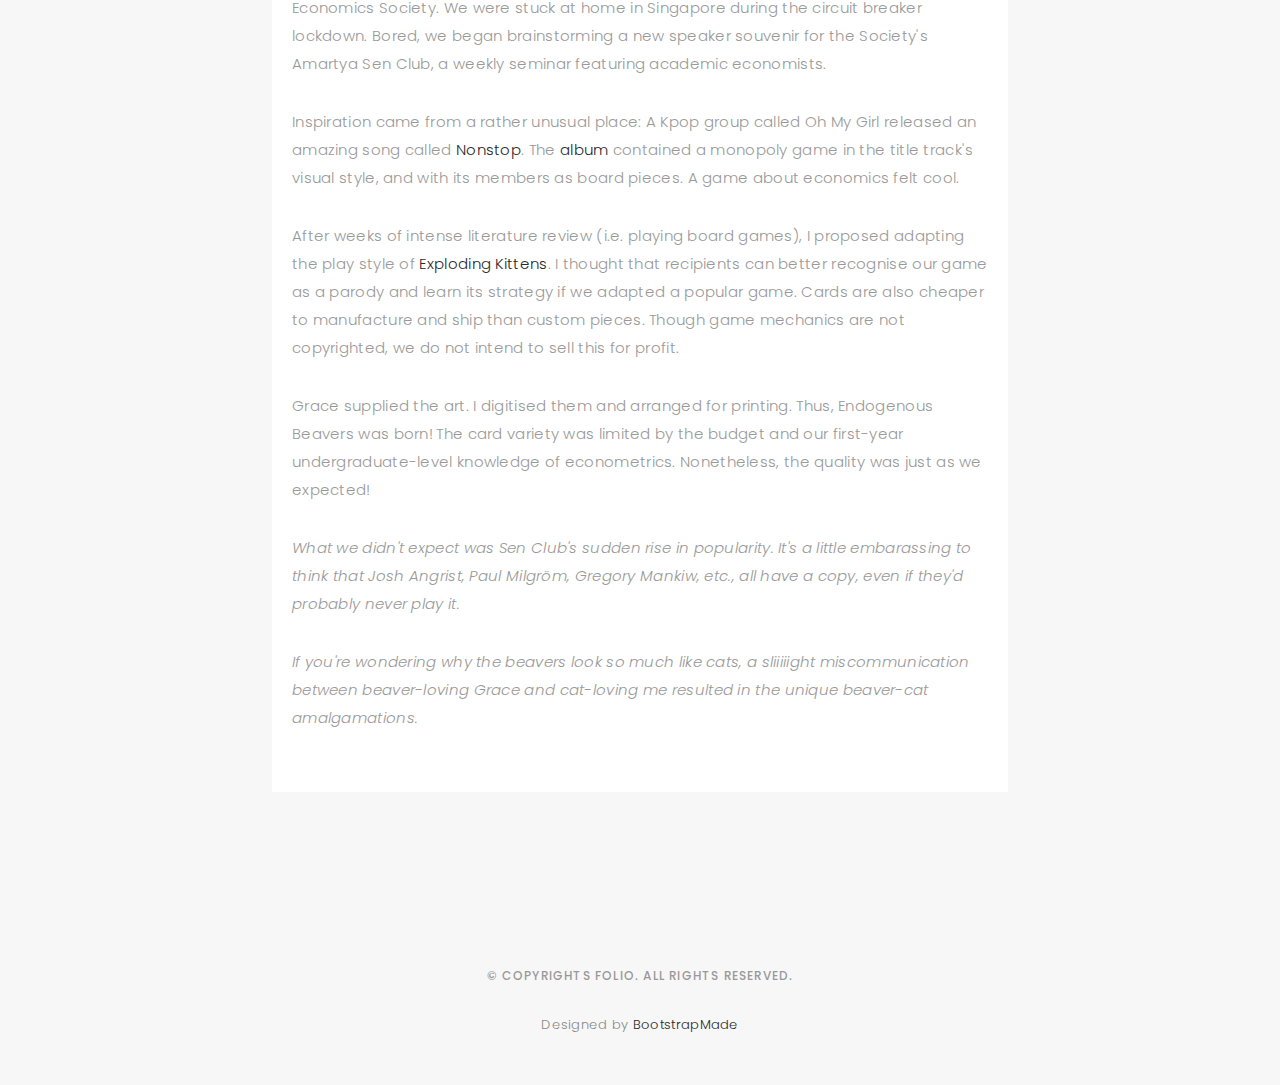
<file: endogenous-beavers.html>
<!DOCTYPE html>
<html lang="en">

<head>
  <meta charset="utf-8">
  <meta content="width=device-width, initial-scale=1.0" name="viewport">

  <title>Endogenous Beavers</title>
  <meta content="" name="description">
  <meta content="" name="keywords">
  <meta content=”noindex” name=”robots”>
  <!-- Favicons -->
  <link href="assets/img/favicon.png" rel="icon">

  <!-- Google Fonts -->
  <link href="https://fonts.googleapis.com/css?family=Poppins:300,300i,400,400i,500,500i,600,600i,700,700i|Playfair+Display:400,400i,500,500i,600,600i,700,700i,900,900i" rel="stylesheet">

  <!-- Vendor CSS Files -->
  <link href="assets/vendor/bootstrap/css/bootstrap.min.css" rel="stylesheet">
  <link href="assets/vendor/bootstrap-icons/bootstrap-icons.css" rel="stylesheet">
  <link href="assets/vendor/boxicons/css/boxicons.min.css" rel="stylesheet">
  <link href="assets/vendor/glightbox/css/glightbox.min.css" rel="stylesheet">
  <link href="assets/vendor/swiper/swiper-bundle.min.css" rel="stylesheet">

  <!-- Template Main CSS File -->
  <link href="assets/css/style.css" rel="stylesheet">

  <!-- =======================================================
  * Template Name: Folio - v4.1.0
  * Template URL: https://bootstrapmade.com/folio-bootstrap-portfolio-template/
  * Author: BootstrapMade.com
  * License: https://bootstrapmade.com/license/
  ======================================================== -->
</head>

<body>

  <!-- ======= Header ======= -->
  <header id="header" class="fixed-top header-inner-pages">
    <div class="container d-flex align-items-center justify-content-between">

<!--       <a href="index.html" class="logo"><img src="assets/img/logo.png" alt="" class="img-fluid"></a> -->
      <!-- Uncomment below if you prefer to use an text logo -->
<!--       <h1 class="logo"><a href="index.html">Sally Yang</a></h1> -->

      <nav id="navbar" class="navbar">
        <ul>
          <li><a class="nav-link scrollto active" href="index.html#hero">Home</a></li>
          <li><a class="nav-link scrollto" href="index.html#about">About</a></li>
          <li><a class="nav-link  scrollto" href="index.html#journal">Articles</a></li>
          <li><a class="nav-link  scrollto" href="index.html#portfolio">Designs</a></li>
          <li><a class="nav-link scrollto" href="index.html#contact">Contact</a></li>
          <li class="dropdown"><a href="#"><span>Bonus</span> <i class="bi bi-chevron-down"></i></a>
            <ul>
              <li><a href="eme.html">EME</a></li>
              <li><a href="endogenous-beavers.html">Endogenous Beavers</a></li>
            </ul>
          </li>
        </ul>
        <i class="bi bi-list mobile-nav-toggle"></i>
      </nav><!-- .navbar -->

    </div>
  </header><!-- End Header -->

  <main id="main">

    <!-- ======= Blog Single ======= -->
    <div class="main-content paddsection">
      <div class="container">
        <div class="row justify-content-center">
          <div class="col-md-8 col-md-offset-2">
            <div class="row">
              <div class="container-main single-main">
                <div class="col-md-12">
                  <div class="block-main mb-30">
                    <img src="assets/img/Cards/Cover.jpg" draggable="false" class="img-fluid" alt="Endogenous Beavers card game mockup">
                    <div class="content-main single-post padDiv">
                      <div class="journal-txt">
                        <h2><a href="#">ENDOGENOUS BEAVERS</a></h4>
                      </div>
                      <div class="post-meta">
                        <ul class="list-unstyled mb-0">
                          <li class="author">by:<a href="index.html">Sally Yang</a></li>
                          <li class="date">date: 18 May 2022</li>
                        </ul>
                      </div>
                      
                      
                      <p class="mb-30">The Endogenous Beavers is an economic research-themed parody card game designed by Grace Choo and me in 2020.</p>
                      <p class="mb-30">It is not for sale and in very limited distribution. For you to have a copy of this, I presume you must have helped either of us immensely in some way. Thank you!</p>
                      <p class="mb-30">Let’s get started with the game!</p>
                      
                      <h3>SETUP</h3>
                      <p class="mb-30"> </p>
                      <ol class="mb-20">
                        <li>To start, remove all the Endogenous Beavers from the deck and set them aside.</li>
                        <li>Remove all of the RCT Cards from the deck and deal 1 to each player.</li>
                        <li>Insert the extra RCT Cards back in the deck.</li>
                        <li>Shuffle the remaining deck and deal 4 cards face down to each player.</li>
                        <li>Insert enough Endogenous Beavers back into the deck so that there is 1 fewer than the number of people playing. Remove any extra Endogenous Beavers from the game.
                        </li>
                        <li>Shuffle the deck, and put it face down in the middle of the table. This is your Draw Pile. Also, leave some space on the table for a Discard Pile.</li>
                        <li>Pick a direction (clockwise or anticlockwise), and pick a player to go first.</li>
                      </ol>
                      <p class="mb-30"> </p>
                      
                      <h3>TAKING YOUR TURN</h3>
                      <p class="mb-30">Gather all of your cards into your hand and look at them. <b>Do one of the following:</b></p>
                      <h3 class="text-center">PASS</h3>
                      <p class="text-center">Play no cards.</p>
                      <h5 class="text-center">OR</h5>
                      <p class="text-center"> </p>
                      <h3 class="text-center">PLAY</h3>
                      <p class="text-center">Play a card by placing it <b>face up</b> on top of the Discard Pile and following the instructions on the card.</p>
                      <p class="text-center">Some cards will end your turn immediately. Some cards do notーyou can play them as many times as you like without ending your current turn.</p>
                      
                      <p class="mb-30"> </p>
                      <p class="mb-30">End your turn by <b>drawing</b> a card from the top of the Draw Pile into your hand and hoping it’s not an Endogenous Beaver. You can skip this if you have played a Just Assume or a Sabbatical card.</p>
                      <p class="mb-30">Play then continues around the table. The last player who hasn’t died from an Endogenous Beaver wins the game.</p>
                      <p class="mb-30">You won’t ever run out of cards in the Draw Pile because you inserted enough Endogenous Beavers to kill all but 1 player.</p>
                      
                      <p class="mb-30"> </p>
                      <h3>HOW DOES EACH CARD WORK?</h3>
                      <p class="mb-30">The two most important cards are:</p>
                      <div class="row">
                       <div class="col-md-4">
                        <div class="thumbnail">
                            <img src="assets/img/Cards/Endogeneity.png" style="width:100%">
                        </div>
                      </div>
                       <div class="col-md-8">
                          <h5>ENDOGENOUS BEAVER</h5>
                            <p><i>Oh dear, your worst nightmares have come true! Kiss goodbye to your empirical strategy.</i></p>
                            <p>You must show this card immediately. Unless you have an RCT card, you’re dead, and you’ll have to discard all of your cards, including the Endogenous Beaver.</p>
                       </div>
                      </div>
                      
                     <p class="mb-30"> </p>
                      <div class="row">
                       <div class="col-md-4">
                        <div class="thumbnail">
                            <img src="assets/img/Cards/RCT.png" style="width:100%">
                        </div>
                      </div>
                      <div class="col-md-8">
                          <h5>RCT</h5>
                          <p><i>A Randomised Controlled Trial funded generously by the Economics Society Beaver Welfare Division. Allows you to survive one endogeneity attack.</i></p>
                          <p>If you drew an Endogenous Beaver you can play this card instead of dying.</p>
                          <p>Discard the RCT card. Take the Endogenous Beaver, and without reordering or viewing the other cards, secretly put it back in the Draw Pile anywhere you’d like.</p>
                          <p>If you’d like, hold the deck under the table so that no one else can see where you put it.</p>
                        </div>
                      </div>
                      
                      <p class="mb-30"> </p>
                      
                      <h4 class="mb-30">The three cards below, when played, will end your turn immediately:</h4>
                      
                      <div class="row">
                       
                      
                      <div class="col-md-4">
                        <div class="thumbnail">
                            <img src="assets/img/Cards/Sabbatical.png" style="width:100%">
                          <div class = "caption">
                            <h5 class="text-center">TAKE A SABBATICAL</h5>
                            <p><i>You take a much-needed break, leaving your coauthor to agonise over the paper.</i></p>
                            <p>Do not draw any cards. Instead, immediately force a player of your choice to take one turn. Play then continues from your victim, who takes a turn as per normal.</p>
                          </div>
                        </div>
                      </div>
                        
                      <div class="col-md-4">
                        <div class="thumbnail">
                            <img src="assets/img/Cards/Sabbatical 2.png" style="width:100%">
                          <div class = "caption">
                            <h5 class="text-center">TAKE A “SABBATICAL”</h5>
                            <p><i>Your department firmly requests for you to take a break, leaving your coauthor to agonise over the paper.</i></p>
                            <p>Same as the Sabbatical card, except that your victim has to take 2 turns instead of just 1.</p>
                          </div>
                        </div>
                      </div>
                        
                      <div class="col-md-4">
                        <div class="thumbnail">
                            <img src="assets/img/Cards/Just Assume.png" style="width:100%">
                          <div class = "caption">
                            <h5 class="text-center">JUST ASSUME</h5>
                            <p>Immediately end your turn without drawing a card. <b>If you have to take many turns, it skips only one of those turns.</b></p>
                          </div>
                        </div>
                      </div>
                        
                      </div>
                    
                      <p class="mb-30">The effect of Sabbaticals and “Sabbaticals” can <b>stack</b>. If the victim of a Sabbatical card plays a Sabbatical card on any of their turns, the new target must take any remaining turns plus the number of attacks on the Sabbatical card just played (e.g. two turns, then three, and so on).</p>
                      <p class="mb-30">Just Assume is a bit weaker, because one Just Assume card skips only one turn. Playing a Just Assume card as a defence to a “Sabbatical” card only ends one of the two turns you are supposed to take. Two Just Assume cards would end both turns.</p>
                      
                      <p class="mb-30"> </p>
                      
                      <h4 class="mb-30">The three cards below do not progress your current turn. You can play as many as you want in one turn:</h4>
                      
                      <div class="row">
                        
                       <div class="col-md-4">
                        <div class="thumbnail">
                            <img src="assets/img/Cards/Check for Balance.png" style="width:100%">
                          <div class = "caption">
                            <h5 class="text-center">CHECK FOR BALANCE</h5>
                            <p>Privately view the top three cards from the Draw Pile and put them back in the same order. Don’t show the cards to the other players.</p>
                          </div>
                        </div>
                      </div>
                        
                      
                      <div class="col-md-4">
                        <div class="thumbnail">
                            <img src="assets/img/Cards/New Dataset.png" style="width:100%">
                          <div class = "caption">
                            <h5 class="text-center">NEW DATASET</h5>
                            <p>Shuffle the Draw Pile without viewing the cards until told to stop. (Useful when you know there’s an Endogenous Beaver coming.)</p>
                          </div>
                        </div>
                      </div>
                        
                      <div class="col-md-4">
                        <div class="thumbnail">
                            <img src="assets/img/Cards/Funding Cut.png" style="width:100%">
                          <div class = "caption">
                            <h5 class="text-center">FUNDING CUT</h5>
                            <p>Force any other player to give you one card from their hand. However, that player chooses which card to give you.</p>
                          </div>
                        </div>
                      </div>
                        
                    </div>
                    
                    <p class="mb-30"> </p>
                      <h3>HISTORY</h3>
                      <p class="mb-30">In the summer of 2020, Grace and I became executive committee members of the LSESU Economics Society. We were stuck at home in Singapore during the circuit breaker lockdown. Bored, we began brainstorming a new speaker souvenir for the Society's Amartya Sen Club, a weekly seminar featuring academic economists.</p>
                      <p class="mb-30">Inspiration came from a rather unusual place: A Kpop group called Oh My Girl released an amazing song called <a href = "https://www.youtube.com/watch?v=iDjQSdN_ig8&ab_channel=1theK%28%EC%9B%90%EB%8D%94%EC%BC%80%EC%9D%B4%29">Nonstop</a>. The <a href = "https://www.amazon.co.uk/Nonstop-Oh-My-Girl/dp/B0873FRCQF/">album</a> contained a monopoly game in the title track's visual style, and with its members as board pieces. A game about economics felt cool.</p>
                      <p class="mb-30">After weeks of intense literature review (i.e. playing board games), I proposed adapting the play style of <a href = "https://www.explodingkittens.com/" >Exploding Kittens</a>. I thought that recipients can better recognise our game as a parody and learn its strategy if we adapted a popular game. Cards are also cheaper to manufacture and ship than custom pieces. Though game mechanics are not copyrighted, we do not intend to sell this for profit.</p>
                      <p class="mb-30">Grace supplied the art. I digitised them and arranged for printing. Thus, Endogenous Beavers was born! The card variety was limited by the budget and our first-year undergraduate-level knowledge of econometrics. Nonetheless, the quality was just as we expected!</p>
                      <p class="mb-30"><i>What we didn't expect was Sen Club's sudden rise in popularity. It's a little embarassing to think that Josh Angrist, Paul Milgröm, Gregory Mankiw, etc., all have a copy, even if they'd probably never play it.</i></p>
                      <p class="mb-30"><i>If you're wondering why the beavers look so much like cats, a sliiiiight miscommunication between beaver-loving Grace and cat-loving me resulted in the unique beaver-cat amalgamations.</i></p>
                      
                      
                 
                    </div>
                  </div>
                </div>
              </div>
            </div>
          </div>
        </div>
      </div>
    </div><!-- End Blog Single -->

  </main><!-- End #main -->

<!-- ======= Footer ======= -->
  <div id="footer" class="text-center">
    <div class="container">
      <p>&copy; Copyrights Folio. All rights reserved.</p>

      <div class="credits">
        <!--
        All the links in the footer should remain intact.
        You can delete the links only if you purchased the pro version.
        Licensing information: https://bootstrapmade.com/license/
        Purchase the pro version with working PHP/AJAX contact form: https://bootstrapmade.com/buy/?theme=Folio
      -->
        Designed by <a href="https://bootstrapmade.com/">BootstrapMade</a>
      </div>

    </div>
  </div><!-- End Footer -->

  <a href="#" class="back-to-top d-flex align-items-center justify-content-center"><i class="bi bi-arrow-up-short"></i></a>

  <!-- Vendor JS Files -->
  <script src="assets/vendor/bootstrap/js/bootstrap.bundle.min.js"></script>
  <script src="assets/vendor/glightbox/js/glightbox.min.js"></script>
  <script src="assets/vendor/isotope-layout/isotope.pkgd.min.js"></script>
  <script src="assets/vendor/php-email-form/validate.js"></script>
  <script src="assets/vendor/swiper/swiper-bundle.min.js"></script>
  <script src="assets/vendor/typed.js/typed.min.js"></script>

  <!-- Template Main JS File -->
  <script src="assets/js/main.js"></script>

</body>

</html>
</file>
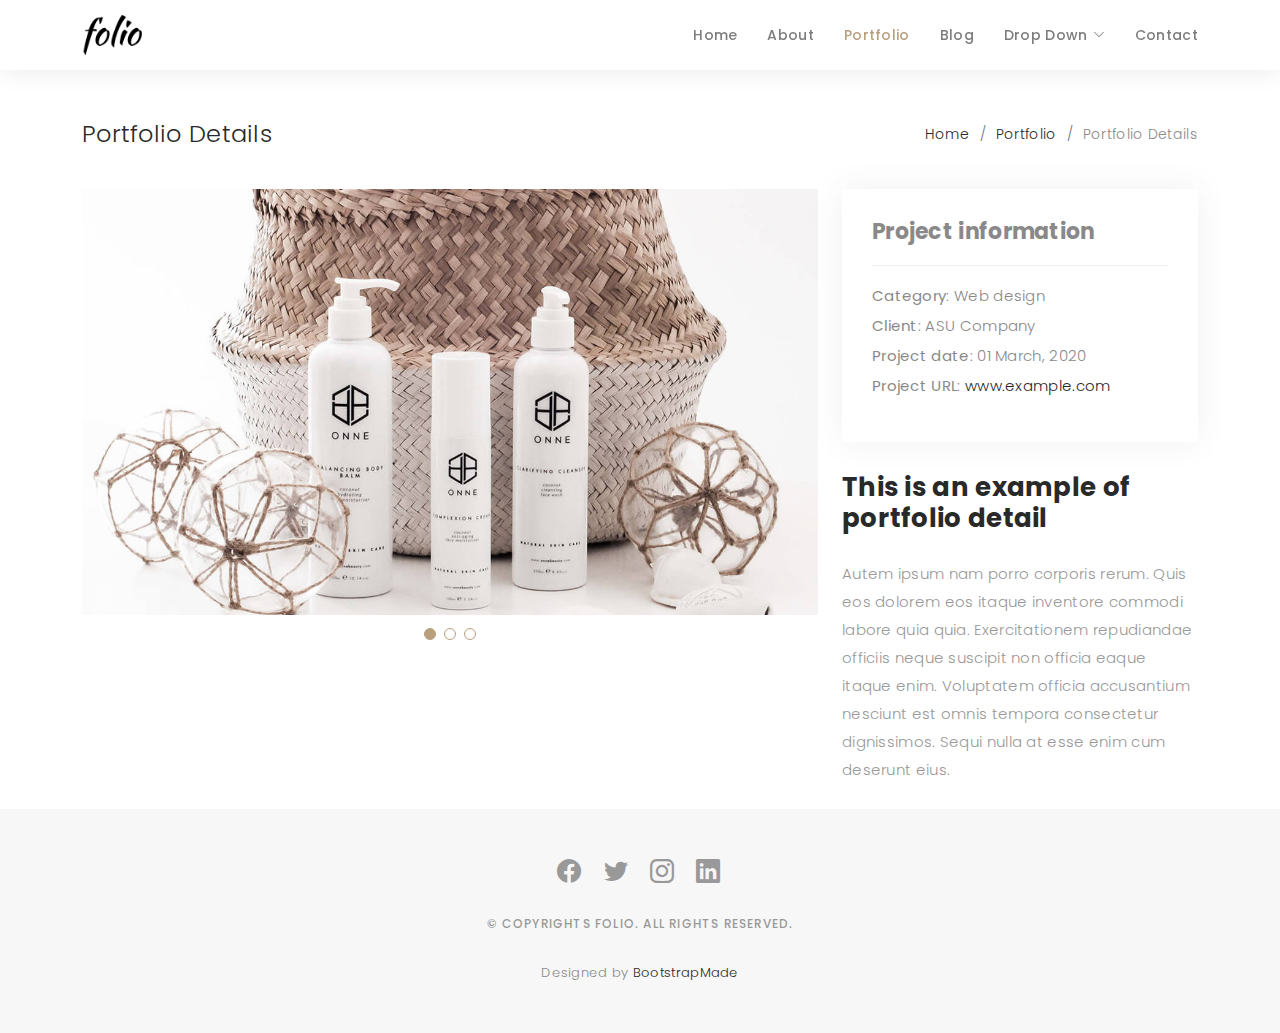
<file: portfolio-details.html>
<!DOCTYPE html>
<html lang="en">

<head>
  <meta charset="utf-8">
  <meta content="width=device-width, initial-scale=1.0" name="viewport">

  <title>Portfolio Details - Folio Bootstrap Template</title>
  <meta content="" name="description">
  <meta content="" name="keywords">

  <!-- Favicons -->
  <link href="assets/img/favicon.png" rel="icon">
  <link href="assets/img/apple-touch-icon.png" rel="apple-touch-icon">

  <!-- Google Fonts -->
  <link href="https://fonts.googleapis.com/css?family=Poppins:300,300i,400,400i,500,500i,600,600i,700,700i|Playfair+Display:400,400i,500,500i,600,600i,700,700i,900,900i" rel="stylesheet">

  <!-- Vendor CSS Files -->
  <link href="assets/vendor/bootstrap/css/bootstrap.min.css" rel="stylesheet">
  <link href="assets/vendor/bootstrap-icons/bootstrap-icons.css" rel="stylesheet">
  <link href="assets/vendor/boxicons/css/boxicons.min.css" rel="stylesheet">
  <link href="assets/vendor/glightbox/css/glightbox.min.css" rel="stylesheet">
  <link href="assets/vendor/swiper/swiper-bundle.min.css" rel="stylesheet">

  <!-- Template Main CSS File -->
  <link href="assets/css/style.css" rel="stylesheet">

  <!-- =======================================================
  * Template Name: Folio - v4.1.0
  * Template URL: https://bootstrapmade.com/folio-bootstrap-portfolio-template/
  * Author: BootstrapMade.com
  * License: https://bootstrapmade.com/license/
  ======================================================== -->
</head>

<body>

  <!-- ======= Header ======= -->
  <header id="header" class="fixed-top header-inner-pages">
    <div class="container d-flex align-items-center justify-content-between">

      <a href="index.html" class="logo"><img src="assets/img/logo.png" alt="" class="img-fluid"></a>
      <!-- Uncomment below if you prefer to use an text logo -->
      <!-- <h1 class="logo"><a href="index.html">Folio</a></h1> -->

      <nav id="navbar" class="navbar">
        <ul>
          <li><a class="nav-link scrollto " href="#hero">Home</a></li>
          <li><a class="nav-link scrollto" href="#about">About</a></li>
          <li><a class="nav-link active  scrollto" href="#portfolio">Portfolio</a></li>
          <li><a class="nav-link  scrollto" href="#journal">Blog</a></li>
          <li class="dropdown"><a href="#"><span>Drop Down</span> <i class="bi bi-chevron-down"></i></a>
            <ul>
              <li><a href="#">Drop Down 1</a></li>
              <li class="dropdown"><a href="#"><span>Deep Drop Down</span> <i class="bi bi-chevron-right"></i></a>
                <ul>
                  <li><a href="#">Deep Drop Down 1</a></li>
                  <li><a href="#">Deep Drop Down 2</a></li>
                  <li><a href="#">Deep Drop Down 3</a></li>
                  <li><a href="#">Deep Drop Down 4</a></li>
                  <li><a href="#">Deep Drop Down 5</a></li>
                </ul>
              </li>
              <li><a href="#">Drop Down 2</a></li>
              <li><a href="#">Drop Down 3</a></li>
              <li><a href="#">Drop Down 4</a></li>
            </ul>
          </li>
          <li><a class="nav-link scrollto" href="#contact">Contact</a></li>
        </ul>
        <i class="bi bi-list mobile-nav-toggle"></i>
      </nav><!-- .navbar -->

    </div>
  </header><!-- End Header -->

  <main id="main">

    <!-- ======= Breadcrumbs Section ======= -->
    <section class="breadcrumbs">
      <div class="container">

        <div class="d-flex justify-content-between align-items-center">
          <h2>Portfolio Details</h2>
          <ol>
            <li><a href="index.html">Home</a></li>
            <li><a href="portfolio.html">Portfolio</a></li>
            <li>Portfolio Details</li>
          </ol>
        </div>

      </div>
    </section><!-- Breadcrumbs Section -->

    <!-- ======= Portfolio Details Section ======= -->
    <section id="portfolio-details" class="portfolio-details">
      <div class="container">

        <div class="row gy-4">

          <div class="col-lg-8">
            <div class="portfolio-details-slider swiper-container">
              <div class="swiper-wrapper align-items-center">

                <div class="swiper-slide">
                  <img src="assets/img/portfolio/portfolio-details-1.jpg" alt="">
                </div>

                <div class="swiper-slide">
                  <img src="assets/img/portfolio/portfolio-details-2.jpg" alt="">
                </div>

                <div class="swiper-slide">
                  <img src="assets/img/portfolio/portfolio-details-3.jpg" alt="">
                </div>

              </div>
              <div class="swiper-pagination"></div>
            </div>
          </div>

          <div class="col-lg-4">
            <div class="portfolio-info">
              <h3>Project information</h3>
              <ul>
                <li><strong>Category</strong>: Web design</li>
                <li><strong>Client</strong>: ASU Company</li>
                <li><strong>Project date</strong>: 01 March, 2020</li>
                <li><strong>Project URL</strong>: <a href="#">www.example.com</a></li>
              </ul>
            </div>
            <div class="portfolio-description">
              <h2>This is an example of portfolio detail</h2>
              <p>
                Autem ipsum nam porro corporis rerum. Quis eos dolorem eos itaque inventore commodi labore quia quia. Exercitationem repudiandae officiis neque suscipit non officia eaque itaque enim. Voluptatem officia accusantium nesciunt est omnis tempora consectetur dignissimos. Sequi nulla at esse enim cum deserunt eius.
              </p>
            </div>
          </div>

        </div>

      </div>
    </section><!-- End Portfolio Details Section -->

  </main><!-- End #main -->

  <!-- ======= Footer ======= -->
  <div id="footer" class="text-center">
    <div class="container">
      <div class="socials-media text-center">

        <ul class="list-unstyled">
          <li><a href="#"><i class="bi bi-facebook"></i></a></li>
          <li><a href="#"><i class="bi bi-twitter"></i></a></li>
          <li><a href="#"><i class="bi bi-instagram"></i></a></li>
          <li><a href="#"><i class="bi bi-linkedin"></i></a></li>
        </ul>

      </div>

      <p>&copy; Copyrights Folio. All rights reserved.</p>

      <div class="credits">
        <!--
        All the links in the footer should remain intact.
        You can delete the links only if you purchased the pro version.
        Licensing information: https://bootstrapmade.com/license/
        Purchase the pro version with working PHP/AJAX contact form: https://bootstrapmade.com/buy/?theme=Folio
      -->
        Designed by <a href="https://bootstrapmade.com/">BootstrapMade</a>
      </div>

    </div>
  </div><!-- End Footer -->

  <a href="#" class="back-to-top d-flex align-items-center justify-content-center"><i class="bi bi-arrow-up-short"></i></a>

  <!-- Vendor JS Files -->
  <script src="assets/vendor/bootstrap/js/bootstrap.bundle.min.js"></script>
  <script src="assets/vendor/glightbox/js/glightbox.min.js"></script>
  <script src="assets/vendor/isotope-layout/isotope.pkgd.min.js"></script>
  <script src="assets/vendor/php-email-form/validate.js"></script>
  <script src="assets/vendor/swiper/swiper-bundle.min.js"></script>
  <script src="assets/vendor/typed.js/typed.min.js"></script>

  <!-- Template Main JS File -->
  <script src="assets/js/main.js"></script>

</body>

</html>
</file>
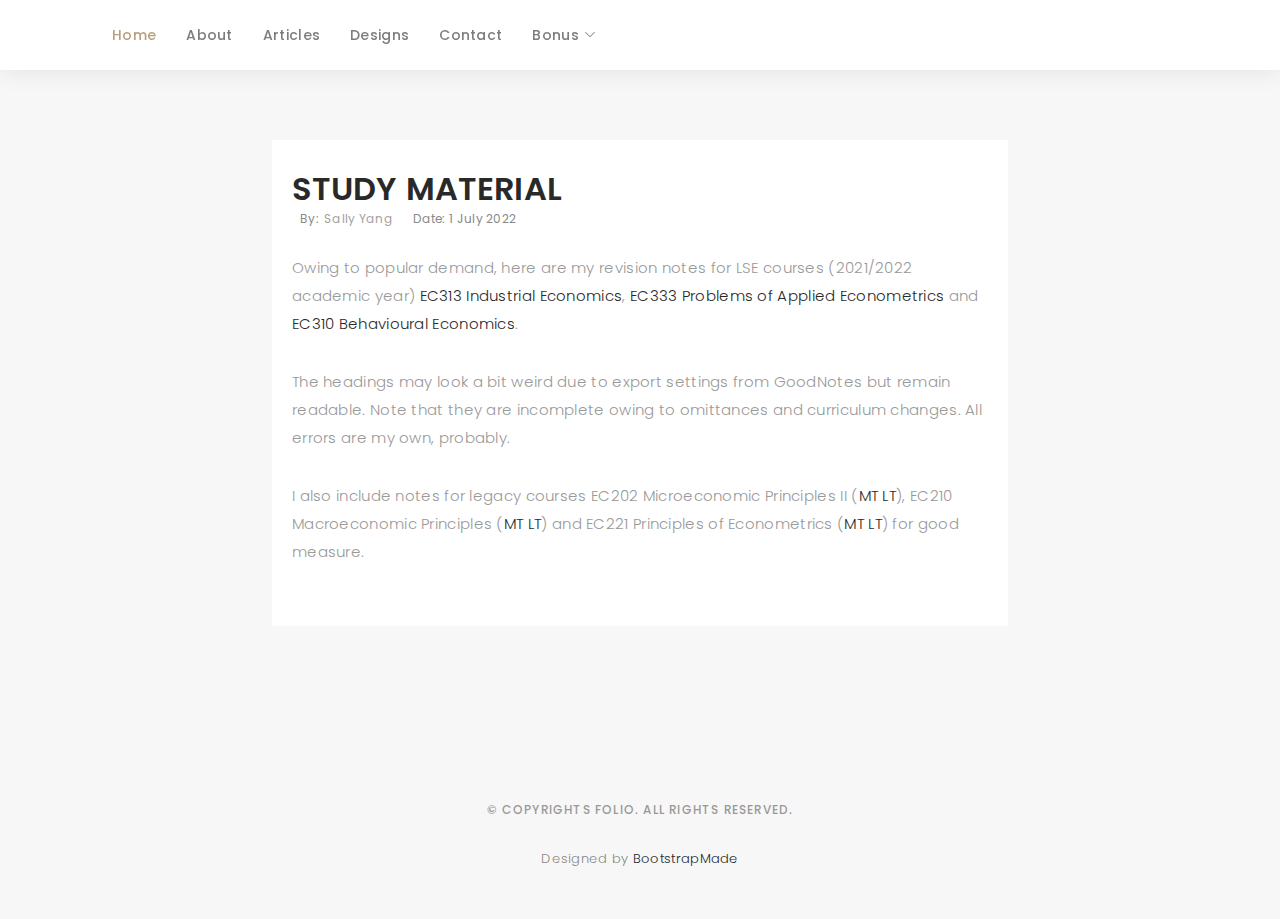
<file: study-material.html>
<!DOCTYPE html>
<html lang="en">

<head>
  <meta charset="utf-8">
  <meta content="width=device-width, initial-scale=1.0" name="viewport">

  <title>Study Material</title>
  <meta content="" name="description">
  <meta content="" name="keywords">
  <meta content=”noindex” name=”robots”>
  <!-- Favicons -->
  <link href="assets/img/favicon.png" rel="icon">

  <!-- Google Fonts -->
  <link href="https://fonts.googleapis.com/css?family=Poppins:300,300i,400,400i,500,500i,600,600i,700,700i|Playfair+Display:400,400i,500,500i,600,600i,700,700i,900,900i" rel="stylesheet">

  <!-- Vendor CSS Files -->
  <link href="assets/vendor/bootstrap/css/bootstrap.min.css" rel="stylesheet">
  <link href="assets/vendor/bootstrap-icons/bootstrap-icons.css" rel="stylesheet">
  <link href="assets/vendor/boxicons/css/boxicons.min.css" rel="stylesheet">
  <link href="assets/vendor/glightbox/css/glightbox.min.css" rel="stylesheet">
  <link href="assets/vendor/swiper/swiper-bundle.min.css" rel="stylesheet">

  <!-- Template Main CSS File -->
  <link href="assets/css/style.css" rel="stylesheet">

  <!-- =======================================================
  * Template Name: Folio - v4.1.0
  * Template URL: https://bootstrapmade.com/folio-bootstrap-portfolio-template/
  * Author: BootstrapMade.com
  * License: https://bootstrapmade.com/license/
  ======================================================== -->
</head>

<body>

  <!-- ======= Header ======= -->
  <header id="header" class="fixed-top header-inner-pages">
    <div class="container d-flex align-items-center justify-content-between">

<!--       <a href="index.html" class="logo"><img src="assets/img/logo.png" alt="" class="img-fluid"></a> -->
      <!-- Uncomment below if you prefer to use an text logo -->
<!--       <h1 class="logo"><a href="index.html">Sally Yang</a></h1> -->

      <nav id="navbar" class="navbar">
        <ul>
          <li><a class="nav-link scrollto active" href="index.html#hero">Home</a></li>
          <li><a class="nav-link scrollto" href="index.html#about">About</a></li>
          <li><a class="nav-link  scrollto" href="index.html#journal">Articles</a></li>
          <li><a class="nav-link  scrollto" href="index.html#portfolio">Designs</a></li>
          <li><a class="nav-link scrollto" href="index.html#contact">Contact</a></li>
          <li class="dropdown"><a href="#"><span>Bonus</span> <i class="bi bi-chevron-down"></i></a>
            <ul>
              <li><a href="study-material.html">Study Material</a></li>
              <li><a href="eme.html">EME</a></li>
              <li><a href="endogenous-beavers.html">Endogenous Beavers</a></li>
            </ul>
          </li>
        </ul>
        <i class="bi bi-list mobile-nav-toggle"></i>
      </nav><!-- .navbar -->

    </div>
  </header><!-- End Header -->

  <main id="main">

    <!-- ======= Blog Single ======= -->
    <div class="main-content paddsection">
      <div class="container">
        <div class="row justify-content-center">
          <div class="col-md-8 col-md-offset-2">
            <div class="row">
              <div class="container-main single-main">
                <div class="col-md-12">
                  <div class="block-main mb-30">
<!--                     <img src="assets/img/blog-post-big.jpg" class="img-responsive" alt="reviews2"> -->
                    <div class="content-main single-post padDiv">
                      <div class="journal-txt">
                        <h2><a href="#">STUDY MATERIAL</a></h4>
                      </div>
                      <div class="post-meta">
                        <ul class="list-unstyled mb-0">
                          <li class="author">by:<a href="index.html">Sally Yang</a></li>
                          <li class="date">date: 1 July 2022</li>
                        </ul>
                      </div>
                      
                      <p class="mb-30">Owing to popular demand, here are my revision notes for LSE courses (2021/2022 academic year) <a href="LSE BSc Notes/EC313.pdf">EC313 Industrial Economics</a>, <a href="LSE BSc Notes/EC333.pdf">EC333 Problems of Applied Econometrics</a> and <a href="LSE BSc Notes/EC310.pdf">EC310 Behavioural Economics</a>.</p>
                      <p class="mb-30">The headings may look a bit weird due to export settings from GoodNotes but remain readable. Note that they are incomplete owing to omittances and curriculum changes. All errors are my own, probably. </p>
                      <p class="mb-30">I also include notes for legacy courses EC202 Microeconomic Principles II (<a href="LSE BSc Notes/EC202 MT.pdf">MT</a> <a href="LSE BSc Notes/EC202 LT.pdf">LT</a>), EC210 Macroeconomic Principles (<a href="LSE BSc Notes/EC210 MT.pdf">MT</a> <a href="LSE BSc Notes/EC210 LT.pdf">LT</a>) and EC221 Principles of Econometrics (<a href="LSE BSc Notes/EC221 MT.pdf">MT</a> <a href="LSE BSc Notes/EC221 LT.pdf">LT</a>) for good measure.</p>

                  </div>
                </div>
              </div>
            </div>
          </div>
        </div>
      </div>
    </div><!-- End Blog Single -->

  </main><!-- End #main -->

<!-- ======= Footer ======= -->
  <div id="footer" class="text-center">
    <div class="container">
      <p>&copy; Copyrights Folio. All rights reserved.</p>

      <div class="credits">
        <!--
        All the links in the footer should remain intact.
        You can delete the links only if you purchased the pro version.
        Licensing information: https://bootstrapmade.com/license/
        Purchase the pro version with working PHP/AJAX contact form: https://bootstrapmade.com/buy/?theme=Folio
      -->
        Designed by <a href="https://bootstrapmade.com/">BootstrapMade</a>
      </div>

    </div>
  </div><!-- End Footer -->

  <a href="#" class="back-to-top d-flex align-items-center justify-content-center"><i class="bi bi-arrow-up-short"></i></a>

  <!-- Vendor JS Files -->
  <script src="assets/vendor/bootstrap/js/bootstrap.bundle.min.js"></script>
  <script src="assets/vendor/glightbox/js/glightbox.min.js"></script>
  <script src="assets/vendor/isotope-layout/isotope.pkgd.min.js"></script>
  <script src="assets/vendor/php-email-form/validate.js"></script>
  <script src="assets/vendor/swiper/swiper-bundle.min.js"></script>
  <script src="assets/vendor/typed.js/typed.min.js"></script>

  <!-- Template Main JS File -->
  <script src="assets/js/main.js"></script>

</body>

</html>
</file>
<file: assets/css/style.css>
/**
* Template Name: Folio - v4.1.0
* Template URL: https://bootstrapmade.com/folio-bootstrap-portfolio-template/
* Author: BootstrapMade.com
* License: https://bootstrapmade.com/license/
*/

/*--------------------------------------------------------------
# General
--------------------------------------------------------------*/
body {
  background: #ffffff;
  color: #898989;
  font-family: 'Poppins', helvetica;
  font-size: 15px;
  font-weight: 300;
  line-height: 20px;
  letter-spacing: 0.02em;
  overflow-x: hidden;
  margin: 0 auto;
  padding: 0;
  box-sizing: border-box;
}

h1, h2, h3, h4, h5, h6 {
  margin: 0;
}

h2 {
  color: #292929;
  font-weight: 600;
}

h4 {
  color: #292929;
  font-size: 14px;
  font-weight: 600;
}

a {
  color: #292929;
  text-decoration: none !important;
  transition: all 0.5s ease-in-out 0s;
}

a:hover {
  transition: all 0.5s ease-in-out 0s;
}

p {
  margin: 25px 0;
  padding: 0;
  font-size: 15px;
  color: #999999;
  line-height: 28px;
}

::-moz-selection {
  background: #b8a07e;
  color: #fff;
}

::selection {
  background: #b8a07e;
  color: #fff;
}

.btn {
  background: #333;
  border: medium none;
  border-radius: 0;
  color: #fff;
  font-size: 12px;
  height: 50px;
  line-height: 50px;
  padding: 0 30px;
  text-transform: uppercase;
}

.btn:hover, .btn:focus {
  color: #fff;
}

.padDiv {
  padding: 30px 20px;
}

.section-title {
  margin-bottom: 70px;
}

.section-title h2 {
  font-size: 25px;
  letter-spacing: 2px;
  text-transform: uppercase;
}

.form-control {
  background-color: transparent;
  border: 1px solid #999;
  border-radius: 0;
  color: #999999;
  font-size: 12px;
  font-weight: 500;
  height: 50px;
  letter-spacing: 0.1em;
  padding-left: 10px;
  margin: 0 0 25px 0;
  line-height: 14px;
  text-transform: uppercase;
}

.form-control:focus {
  box-shadow: none;
  outline: 0 none;
}

.paddsection {
  padding-top: 90px;
  padding-bottom: 90px;
}

.paddsections {
  padding-top: 90px;
  padding-bottom: 90px !important;
}

.hvr-shutter-in-horizontal::before {
  background: #333;
}

.hvr-shutter-in-horizontal:hover {
  background: #b8a07e;
}

.mb-30 {
  margin-bottom: 30px;
}

.main-content {
  padding-top: 140px;
}

/*--------------------------------------------------------------
# Back to top button
--------------------------------------------------------------*/
.back-to-top {
  position: fixed;
  visibility: hidden;
  opacity: 0;
  right: 15px;
  bottom: 15px;
  z-index: 996;
  background: #b8a07e;
  width: 40px;
  height: 40px;
  border-radius: 4px;
  transition: all 0.4s;
}

.back-to-top i {
  font-size: 28px;
  color: #fff;
  line-height: 0;
}

.back-to-top:hover {
  background: #c6b398;
  color: #fff;
}

.back-to-top.active {
  visibility: visible;
  opacity: 1;
}

/*--------------------------------------------------------------
# Header
--------------------------------------------------------------*/
#header {
  transition: all 0.5s;
  z-index: 997;
  padding: 15px 0;
  background-color: #fff;
  top: -100%;
  box-shadow: 0px 2px 25px rgba(0, 0, 0, 0.08);
}

#header.header-scrolled, #header.header-inner-pages {
  top: 0;
}

#header .logo {
  font-size: 30px;
  margin: 0;
  padding: 0;
  line-height: 1;
  font-weight: 600;
  letter-spacing: 1px;
  font-family: "Playfair Display", sans-serif;
  font-style: italic;
}

#header .logo a {
  color: #898989;
}

#header .logo img {
  max-height: 40px;
}

@media (max-width: 992px) {
  #header {
    border: 0;
  }
}

/*--------------------------------------------------------------
# Navigation Menu
--------------------------------------------------------------*/
/**
* Desktop Navigation 
*/
.navbar {
  padding: 0;
}

.navbar ul {
  margin: 0;
  padding: 0;
  display: flex;
  list-style: none;
  align-items: center;
}

.navbar li {
  position: relative;
}

.navbar a {
  display: flex;
  align-items: center;
  justify-content: space-between;
  padding: 10px 0 10px 30px;
  font-family: "Poppins", sans-serif;
  font-size: 14px;
  font-weight: 500;
  color: #7e7d7d;
  white-space: nowrap;
  transition: 0.3s;
}

.navbar a i {
  font-size: 12px;
  line-height: 0;
  margin-left: 5px;
}

.navbar a:hover, .navbar .active, .navbar li:hover > a {
  color: #b8a07e;
}

.navbar .dropdown ul {
  display: block;
  position: absolute;
  left: 30px;
  top: calc(100% + 30px);
  margin: 0;
  padding: 10px 0;
  z-index: 99;
  opacity: 0;
  visibility: hidden;
  background: #fff;
  box-shadow: 0px 0px 30px rgba(127, 137, 161, 0.25);
  transition: 0.3s;
}

.navbar .dropdown ul li {
  min-width: 200px;
}

.navbar .dropdown ul a {
  padding: 10px 20px;
  font-weight: 400;
}

.navbar .dropdown ul a i {
  font-size: 12px;
}

.navbar .dropdown ul a:hover, .navbar .dropdown ul .active:hover, .navbar .dropdown ul li:hover > a {
  color: #b8a07e;
}

.navbar .dropdown:hover > ul {
  opacity: 1;
  top: 100%;
  visibility: visible;
}

.navbar .dropdown .dropdown ul {
  top: 0;
  left: calc(100% - 30px);
  visibility: hidden;
}

.navbar .dropdown .dropdown:hover > ul {
  opacity: 1;
  top: 0;
  left: 100%;
  visibility: visible;
}

@media (max-width: 1366px) {
  .navbar .dropdown .dropdown ul {
    left: -90%;
  }
  .navbar .dropdown .dropdown:hover > ul {
    left: -100%;
  }
}

/**
* Mobile Navigation 
*/
.mobile-nav-toggle {
  color: #4b4a4a;
  font-size: 28px;
  cursor: pointer;
  display: none;
  line-height: 0;
  transition: 0.5s;
}

.mobile-nav-toggle.bi-x {
  color: #fff;
}

@media (max-width: 991px) {
  .mobile-nav-toggle {
    display: block;
  }
  .navbar ul {
    display: none;
  }
}

.navbar-mobile {
  position: fixed;
  overflow: hidden;
  top: 0;
  right: 0;
  left: 0;
  bottom: 0;
  background: rgba(49, 49, 49, 0.9);
  transition: 0.3s;
}

.navbar-mobile .mobile-nav-toggle {
  position: absolute;
  top: 15px;
  right: 15px;
}

.navbar-mobile ul {
  display: block;
  position: absolute;
  top: 55px;
  right: 15px;
  bottom: 15px;
  left: 15px;
  padding: 10px 0;
  border-radius: 10px;
  background-color: #fff;
  overflow-y: auto;
  transition: 0.3s;
}

.navbar-mobile a {
  padding: 10px 20px;
  font-size: 15px;
  color: #4b4a4a;
}

.navbar-mobile a:hover, .navbar-mobile .active, .navbar-mobile li:hover > a {
  color: #b8a07e;
}

.navbar-mobile .getstarted {
  margin: 15px;
}

.navbar-mobile .dropdown ul {
  position: static;
  display: none;
  margin: 10px 20px;
  padding: 10px 0;
  z-index: 99;
  opacity: 1;
  visibility: visible;
  background: #fff;
  box-shadow: 0px 0px 30px rgba(127, 137, 161, 0.25);
}

.navbar-mobile .dropdown ul li {
  min-width: 200px;
}

.navbar-mobile .dropdown ul a {
  padding: 10px 20px;
}

.navbar-mobile .dropdown ul a i {
  font-size: 12px;
}

.navbar-mobile .dropdown ul a:hover, .navbar-mobile .dropdown ul .active:hover, .navbar-mobile .dropdown ul li:hover > a {
  color: #b8a07e;
}

.navbar-mobile .dropdown > .dropdown-active {
  display: block;
}

/*--------------------------------------------------------------
# Hero
--------------------------------------------------------------*/
#hero {
  background: url("../img/home-bg.jpg") repeat scroll center center/cover;
  height: 100vh;
  width: 100%;
}

#hero .hero-content {
  height: 100vh;
  text-align: left;
  width: 100%;
  display: flex;
  justify-content: center;
  flex-direction: column;
}

.hero-content h1 {
  font-size: 40px;
  font-weight: 700;
  margin-bottom: 10px;
  text-transform: uppercase;
  color: #fff;
}

.hero-content p {
  font-size: 13px;
  letter-spacing: 3px;
  margin-top: 0;
  margin-bottom: 30px;
  text-transform: capitalize;
  color: #fff;
  font-weight: 500;
}

.hero-content .list-social li {
  float: left;
  margin-right: 20px;
}

.hero-content .list-social li i {
  color: #fff;
  font-size: 15px;
}

/*--------------------------------------------------------------
# Breadcrumbs
--------------------------------------------------------------*/
.breadcrumbs {
  padding: 120px 0 0 0;
  background-color: white;
  min-height: 40px;
}

@media (max-width: 992px) {
  .breadcrumbs {
    padding-top: 100px;
  }
}

.breadcrumbs h2 {
  font-size: 24px;
  font-weight: 300;
  margin: 0;
}

@media (max-width: 992px) {
  .breadcrumbs h2 {
    margin: 0 0 10px 0;
  }
}

.breadcrumbs ol {
  display: flex;
  flex-wrap: wrap;
  list-style: none;
  padding: 0;
  margin: 0;
  font-size: 14px;
}

.breadcrumbs ol li + li {
  padding-left: 10px;
}

.breadcrumbs ol li + li::before {
  display: inline-block;
  padding-right: 10px;
  color: #6c757d;
  content: "/";
}

@media (max-width: 768px) {
  .breadcrumbs .d-flex {
    display: block !important;
  }
  .breadcrumbs ol {
    display: block;
  }
  .breadcrumbs ol li {
    display: inline-block;
  }
}

/*-----------------------------------------------------------------------------------*/
/*  About
/*-----------------------------------------------------------------------------------*/
#about {
  width: 100%;
  height: auto;
  background: #f7f7f7;
  padding-top: 120px;
}

#about .div-img-bg {
  padding-bottom: 30px;
  border: 20px solid #b8a07e;
}

#about .div-img-bg .about-img img {
  width: 100%;
  box-shadow: 0px 0px 85px 0px rgba(0, 0, 0, 0.14);
  margin-top: -60px;
  margin-left: 40px;
  height: 400px;
  -o-object-fit: cover;
  object-fit: cover;
}

#about .about-descr .p-heading {
  font-family: 'Playfair Display', serif;
  font-size: 28px;
  text-align: left;
}

#about .about-descr .separator {
  max-width: 80%;
  margin-bottom: 0;
  text-align: left;
}

/*--------------------------------------------------------------
# Services
--------------------------------------------------------------*/
#services {
  background: #f7f7f7;
  position: relative;
  padding-bottom: 80px;
}

.services-block span {
  margin: 10px 0;
  position: relative;
  font-size: 13px;
  color: #292929;
  letter-spacing: 0.1em;
  font-weight: 500;
  text-transform: uppercase;
  display: block;
}

.services-block .separator {
  margin: 0;
  font-size: 13px;
  line-height: 22px;
}

.services-block i {
  font-size: 44px;
  color: #b8a07e;
  line-height: 44px;
}

.services-slider .swiper-pagination {
  margin-top: 30px;
  position: relative;
}

.services-slider .swiper-pagination .swiper-pagination-bullet {
  width: 12px;
  height: 12px;
  background-color: #fff;
  opacity: 1;
  border: 1px solid #b8a07e;
}

.services-slider .swiper-pagination .swiper-pagination-bullet-active {
  background-color: #b8a07e;
}

/*--------------------------------------------------------------
# Portfolio
--------------------------------------------------------------*/
#portfolio {
  position: relative;
  padding-bottom: 50px;
}

#portfolio #portfolio-flters {
  padding: 0;
  margin: 0 auto 35px auto;
  list-style: none;
  text-align: center;
  border-radius: 50px;
  padding: 2px 15px;
}

#portfolio #portfolio-flters li {
  cursor: pointer;
  display: inline-block;
  padding: 10px 15px 8px 15px;
  font-size: 14px;
  font-weight: 600;
  line-height: 1;
  text-transform: uppercase;
  color: #999999;
  margin-bottom: 5px;
  transition: all 0.3s ease-in-out;
}

#portfolio #portfolio-flters li:hover, #portfolio #portfolio-flters li.filter-active {
  color: #b8a07e;
}

#portfolio #portfolio-flters li:last-child {
  margin-right: 0;
}

#portfolio .portfolio-item {
  margin-bottom: 30px;
}

#portfolio .portfolio-item .portfolio-info {
  opacity: 0;
  position: absolute;
  left: 30px;
  right: 30px;
  bottom: 0;
  z-index: 3;
  transition: all ease-in-out 0.3s;
  background: rgba(255, 255, 255, 0.9);
  padding: 15px;
}

#portfolio .portfolio-item .portfolio-info h4 {
  font-size: 18px;
  color: #666;
  font-weight: 600;
  margin-bottom: 10px;
}

#portfolio .portfolio-item .portfolio-info p {
  color: #999;
  font-size: 14px;
  margin: 0;
  padding: 0;
}

#portfolio .portfolio-item .portfolio-info .preview-link, #portfolio .portfolio-item .portfolio-info .details-link {
  position: absolute;
  right: 40px;
  font-size: 24px;
  top: calc(50% - 18px);
  color: #b8a07e;
}

#portfolio .portfolio-item .portfolio-info .preview-link:hover, #portfolio .portfolio-item .portfolio-info .details-link:hover {
  color: #cab89f;
}

#portfolio .portfolio-item .portfolio-info .details-link {
  right: 10px;
}

#portfolio .portfolio-item:hover .portfolio-info {
  opacity: 1;
  bottom: 20px;
}

/*--------------------------------------------------------------
# Portfolio Details
--------------------------------------------------------------*/
.portfolio-details {
  padding-top: 40px;
}

.portfolio-details .portfolio-details-slider img {
  width: 100%;
}

.portfolio-details .portfolio-details-slider .swiper-pagination {
  margin-top: 20px;
  position: relative;
}

.portfolio-details .portfolio-details-slider .swiper-pagination .swiper-pagination-bullet {
  width: 12px;
  height: 12px;
  background-color: #fff;
  opacity: 1;
  border: 1px solid #b8a07e;
}

.portfolio-details .portfolio-details-slider .swiper-pagination .swiper-pagination-bullet-active {
  background-color: #b8a07e;
}

.portfolio-details .portfolio-info {
  padding: 30px;
  box-shadow: 0px 0 30px rgba(75, 74, 74, 0.08);
}

.portfolio-details .portfolio-info h3 {
  font-size: 22px;
  font-weight: 700;
  margin-bottom: 20px;
  padding-bottom: 20px;
  border-bottom: 1px solid #eee;
}

.portfolio-details .portfolio-info ul {
  list-style: none;
  padding: 0;
  font-size: 15px;
}

.portfolio-details .portfolio-info ul li + li {
  margin-top: 10px;
}

.portfolio-details .portfolio-description {
  padding-top: 30px;
}

.portfolio-details .portfolio-description h2 {
  font-size: 26px;
  font-weight: 700;
  margin-bottom: 20px;
}

.portfolio-details .portfolio-description p {
  padding: 0;
}

/*--------------------------------------------------------------
# Journal
--------------------------------------------------------------*/
#journal, #journal-blog {
  height: auto;
  width: 100%;
  background: #f7f7f7;
  padding-bottom: 60px;
  position: relative;
}

#journal-blog {
  background: #fff;
  padding-bottom: 30px;
}

#journal .journal-block {
  display: inline-block;
  height: auto;
  width: 100%;
}

#journal .journal-block .journal-info {
  position: relative;
}

.journal-block .journal-info img {
  max-width: 100%;
}

.journal-block .journal-info .journal-txt {
  padding: 25px 0px;
  position: relative;
}

.journal-block .journal-info .journal-txt h4 a {
  display: block;
  font-size: 19px;
  line-height: 24px;
  margin: 0 0 13px 0;
  font-weight: 500;
  color: #292929;
  transition: all 0.5s ease-in-out 0s;
}

.journal-block .journal-info .journal-txt h4 a:hover {
  color: #b8a07e;
  transition: all 0.5s ease-in-out 0s;
}

.journal-block .journal-info .journal-txt p {
  margin: 0;
  font-size: 14px;
  line-height: 24px;
}

/*--------------------------------------------------------------
# Journal
--------------------------------------------------------------*/
#contact {
  height: auto;
  width: 100%;
}

.contact-details {
  list-style: none;
  margin: 0;
  padding: 0;
}

.contact-details li {
  padding-bottom: 10px;
}

#contact input, #contact textarea {
  width: 100%;
  margin-bottom: 5px;
}

#contact textarea {
  min-height: 160px;
}

.php-email-form .error-message {
  display: none;
  color: #fff;
  background: #ed3c0d;
  text-align: left;
  padding: 15px;
  margin-bottom: 15px;
  font-weight: 600;
}

.php-email-form .error-message br + br {
  margin-top: 25px;
}

.php-email-form .sent-message {
  display: none;
  color: #fff;
  background: #18d26e;
  text-align: center;
  padding: 15px;
  font-weight: 600;
  margin-bottom: 15px;
}

.php-email-form .loading {
  display: none;
  background: #fff;
  text-align: center;
  padding: 15px;
  margin-bottom: 15px;
}

.php-email-form .loading:before {
  content: "";
  display: inline-block;
  border-radius: 50%;
  width: 24px;
  height: 24px;
  margin: 0 10px -6px 0;
  border: 3px solid #18d26e;
  border-top-color: #eee;
  -webkit-animation: animate-loading 1s linear infinite;
  animation: animate-loading 1s linear infinite;
}

@-webkit-keyframes animate-loading {
  0% {
    transform: rotate(0deg);
  }
  100% {
    transform: rotate(360deg);
  }
}

@keyframes animate-loading {
  0% {
    transform: rotate(0deg);
  }
  100% {
    transform: rotate(360deg);
  }
}

/*--------------------------------------------------------------
# Blog
--------------------------------------------------------------*/
/*  Navbar fixd page */
.subpage-nav {
  display: block !important;
}

/*-----------------------------------------------------------------------------------*/
/*  /* Single page */
/*-----------------------------------------------------------------------------------*/
#journal-blog {
  padding-top: 140px;
}

/* main content */
.main-content {
  background: #f7f7f7;
}

.main-content .container-main {
  display: inline-block;
  width: 100%;
}

.main-content .container-main .block-main {
  margin-bottom: 30px;
  overflow: hidden;
}

.container-main .block-main .content-main {
  background: #fff none repeat scroll 0 0;
  display: inline-block;
  width: 100%;
}

.journal-txt h4 a {
  display: block;
  font-size: 19px;
  line-height: 24px;
  margin: 0 0 13px 0;
  font-weight: 500;
  color: #292929;
  transition: all 0.5s ease-in-out 0s;
}

.journal-txt h4 a:hover {
  color: #b8a07e;
  transition: all 0.5s ease-in-out 0s;
}

.post-meta ul li {
  font-size: 12px;
  font-weight: normal;
  margin-left: 8px;
  margin-right: 8px;
  text-transform: capitalize;
  display: inline-block;
  float: none;
}

.content-main .post-meta a {
  color: #a2a2a2;
  margin-left: 5px;
}

/* Commonts */
.comments {
  background: #fff;
}

.entry-comments h6 {
  margin-right: 10px;
  font-size: 13px;
  letter-spacing: 0.1em;
  font-weight: 500;
}

.entry-comments-item {
  margin-top: 40px;
  padding-bottom: 40px;
  border-bottom: 1px solid #f2f2f2;
}

.entry-comments-avatar {
  position: absolute;
  display: block;
  border-radius: 50%;
  width: 60px;
  height: 60px;
}

.entry-comments-body {
  padding-left: 86px;
}

.entry-comments-author {
  margin-right: 10px;
  font-size: 13px;
  color: #292929;
  letter-spacing: 0.1em;
  font-weight: 500;
}

.rep {
  font-size: 13px;
  color: #292929;
  letter-spacing: 0.1em;
  font-weight: 500;
  text-transform: capitalize;
}

.entry-comments span a {
  font-size: 13px;
  color: #999;
}

.entry-comments-reply {
  padding-left: 10%;
}

/* Commonts form */
.cmt {
  background: #fff;
}

blockquote {
  padding: 40px;
  background-color: #f2f2f2;
  margin: 30px 0;
  border: none;
  border-left: 4px solid #b8a07e;
}

/*--------------------------------------------------------------
# Footer
--------------------------------------------------------------*/
#footer {
  background: #f7f7f7;
  padding-top: 50px;
  padding-bottom: 50px;
}

#footer .socials-media {
  width: 100%;
}

#footer .socials-media ul {
  display: inline-block;
  float: none;
  margin: 0 0 20px 0;
}

#footer .socials-media ul li {
  float: left;
  margin-left: 10px;
  margin-right: 10px;
}

#footer .socials-media ul li a {
  font-size: 24px;
  color: #999;
  letter-spacing: 0.1em;
  font-weight: 500;
  background: transparent;
  text-transform: uppercase;
  transition: all 0.5s ease-in-out 0s;
}

#footer .socials-media ul li a:hover {
  color: #b8a07e;
  transition: all 0.5s ease-in-out 0s;
}

#footer p {
  font-size: 12px;
  letter-spacing: 0.1em;
  font-weight: 500;
  margin-top: 0;
  text-transform: uppercase;
}

.credits {
  font-size: 13px;
}

/** Width between 1200x to 0
 *  ~~~~~~~~~~~~~~~~~~~~~~~~~~~~~~~~~~~~
 */
/** Width between 992px to 1199px
 *  ~~~~~~~~~~~~~~~~~~~~~~~~~~~~~~~~~~~~
 */
/** Width between 768px to 991px
 *  ~~~~~~~~~~~~~~~~~~~~~~~~~~~~~~~~~~~~
 */
@media (min-width: 768px) and (max-width: 991px) {
  /* Navbar */
  nav {
    padding: 10px 15px;
  }
  .nav-menu {
    margin-top: 40px;
    display: none;
    float: none;
    width: 100%;
  }
  .nav-menu li {
    float: none;
    width: 100%;
    text-align: center;
    border-top: 1px solid #f7f7f7;
    line-height: 45px;
    margin-left: 0;
    padding-top: 10px;
    padding-bottom: 10px;
  }
  .responsive {
    float: right;
    padding-top: 15px;
    display: block;
  }
  /* About */
  .head-info .header-content .cmaster h1 {
    font-size: 32px;
  }
  #about .div-img-bg {
    padding: 0;
  }
  #about .div-img-bg .about-img img {
    margin-top: 0%;
    margin-left: calc(0% - 0px);
  }
  #about .about-descr .p-heading {
    font-size: 20px;
  }
  #about .about-descr .separator {
    max-width: 100%;
    margin-bottom: 0;
  }
  /* portfolio */
  #portfolio .portfolio-list .nav li {
    float: none;
    margin: 20px;
    display: inline-block;
  }
  /* journal */
  #journal .journal-block .journal-info {
    margin-bottom: 30px;
  }
  /* Contact */
  .contact-contact {
    margin-bottom: 30px;
  }
  /* Footer */
  #footer .socials-media ul li {
    margin-right: 0;
    margin-left: 0;
    float: none;
    display: inline-block;
  }
}

/** Width between 767px to 0
 *  ~~~~~~~~~~~~~~~~~~~~~~~~~~~~~~~~~~~~
 */
@media (max-width: 767px) {
  /* Navbar */
  nav {
    padding: 20px 15px;
  }
  .nav-menu {
    margin-top: 40px;
    display: none;
    float: none;
    width: 100%;
  }
  .nav-menu li {
    float: none;
    width: 100%;
    text-align: center;
    border-top: 1px solid #f7f7f7;
    line-height: 45px;
    margin-left: 0;
    padding-top: 10px;
    padding-bottom: 10px;
  }
  .responsive {
    float: right;
    padding-top: 15px;
    display: block;
  }
  /* About */
  .head-info .header-content h1 {
    font-size: 32px;
  }
  #about .div-img-bg {
    padding: 0;
  }
  #about .div-img-bg .about-img img {
    margin-top: 0%;
    margin-left: calc(0% - 0px);
  }
  #about .about-descr .p-heading {
    font-size: 20px;
  }
  #about .about-descr .separator {
    max-width: 100%;
    margin-bottom: 0;
  }
  /* portfolio */
  #portfolio .portfolio-list .nav li {
    float: none;
    margin: 20px;
    display: inline-block;
  }
  /* journal */
  #journal .journal-block .journal-info {
    margin-bottom: 30px;
  }
  /* Contact */
  .contact-contact {
    margin-bottom: 30px;
  }
  /* Footer */
  #footer .socials-media ul li {
    margin-right: 0;
    margin-left: 0;
    float: none;
    display: inline-block;
  }
}

/** Width between 600px to 0
 *  ~~~~~~~~~~~~~~~~~~~~~~~~~~~~~~~~~~~~
 */
@media (max-width: 600px) {
  /* Navbar */
  nav {
    padding: 20px 15px;
  }
  .nav-menu {
    margin-top: 40px;
    display: none;
    float: none;
    width: 100%;
  }
  .nav-menu li {
    float: none;
    width: 100%;
    text-align: center;
    border-top: 1px solid #f7f7f7;
    line-height: 45px;
    margin-left: 0;
    padding-top: 10px;
    padding-bottom: 10px;
  }
  .responsive {
    float: right;
    padding-top: 15px;
    display: block;
  }
  /* About */
  .head-info .header-content h1 {
    font-size: 32px;
  }
  #about .div-img-bg {
    padding: 0;
  }
  #about .div-img-bg .about-img img {
    margin-top: 0%;
    margin-left: calc(0% - 0px);
  }
  #about .about-descr .p-heading {
    font-size: 20px;
  }
  #about .about-descr .separator {
    max-width: 100%;
    margin-bottom: 0;
  }
  /* portfolio */
  #portfolio .portfolio-list .nav li {
    float: none;
    margin: 10px;
    display: inline-block;
  }
  /* journal */
  #journal .journal-block .journal-info {
    margin-bottom: 30px;
  }
  /* Contact */
  .contact-contact {
    margin-bottom: 30px;
  }
  /* Footer */
  #footer .socials-media ul li {
    margin-right: 0;
    margin-left: 0;
    float: none;
    display: inline-block;
  }
}

/** Width between 480px to 0
 *  ~~~~~~~~~~~~~~~~~~~~~~~~~~~~~~~~~~~~
 */
@media (max-width: 480px) {
  /* Navbar */
  nav {
    padding: 20px 15px;
  }
  .nav-menu {
    margin-top: 40px;
    display: none;
    float: none;
    width: 100%;
  }
  .nav-menu li {
    float: none;
    width: 100%;
    text-align: center;
    border-top: 1px solid #f7f7f7;
    line-height: 45px;
    margin-left: 0;
    padding-top: 10px;
    padding-bottom: 10px;
  }
  .responsive {
    float: right;
    padding-top: 15px;
    display: block;
  }
  /* About */
  .head-info .header-content h1 {
    font-size: 32px;
  }
  #about .div-img-bg {
    padding: 0;
  }
  #about .div-img-bg .about-img img {
    margin-top: 0%;
    margin-left: calc(0% - 0px);
  }
  #about .about-descr .p-heading {
    font-size: 20px;
  }
  #about .about-descr .separator {
    max-width: 100%;
    margin-bottom: 0;
  }
  /* portfolio */
  #portfolio .portfolio-list .nav li {
    float: none;
    margin: 20px;
  }
  /* journal */
  #journal .journal-block .journal-info {
    margin-bottom: 30px;
  }
  /* Contact */
  .contact-contact {
    margin-bottom: 30px;
  }
  /* Footer */
  #footer .socials-media ul li {
    margin-right: 0;
    margin-left: 0;
    float: none;
    display: inline-block;
  }
}

/** Width between 320px to 0
 *  ~~~~~~~~~~~~~~~~~~~~~~~~~~~~~~~~~~~~
 */
@media (max-width: 320px) {
  /* Navbar */
  nav {
    padding: 20px 15px;
  }
  .nav-menu {
    margin-top: 40px;
    display: none;
    float: none;
    width: 100%;
  }
  .nav-menu li {
    float: none;
    width: 100%;
    text-align: center;
    border-top: 1px solid #f7f7f7;
    line-height: 45px;
    margin-left: 0;
    padding-top: 10px;
    padding-bottom: 10px;
  }
  .responsive {
    float: right;
    padding-top: 15px;
    display: block;
  }
  /* About */
  .head-info .header-content h1 {
    font-size: 32px;
  }
  #about .div-img-bg {
    padding: 0;
  }
  #about .div-img-bg .about-img img {
    margin-top: 0%;
    margin-left: calc(0% - 0px);
  }
  #about .about-descr .p-heading {
    font-size: 20px;
  }
  #about .about-descr .separator {
    max-width: 100%;
    margin-bottom: 0;
  }
  /* portfolio */
  #portfolio .portfolio-list .nav li {
    float: none;
    margin: 20px;
  }
  /* journal */
  #journal .journal-block .journal-info {
    margin-bottom: 30px;
  }
  /* Contact */
  .contact-contact {
    margin-bottom: 30px;
  }
  /* Footer */
  #footer .socials-media ul li {
    margin-right: 0;
    margin-left: 0;
    float: none;
    display: inline-block;
  }
  /* Single page */
  .entry-comments-body span {
    display: inline-block;
    margin-right: 0;
  }
}
</file>
